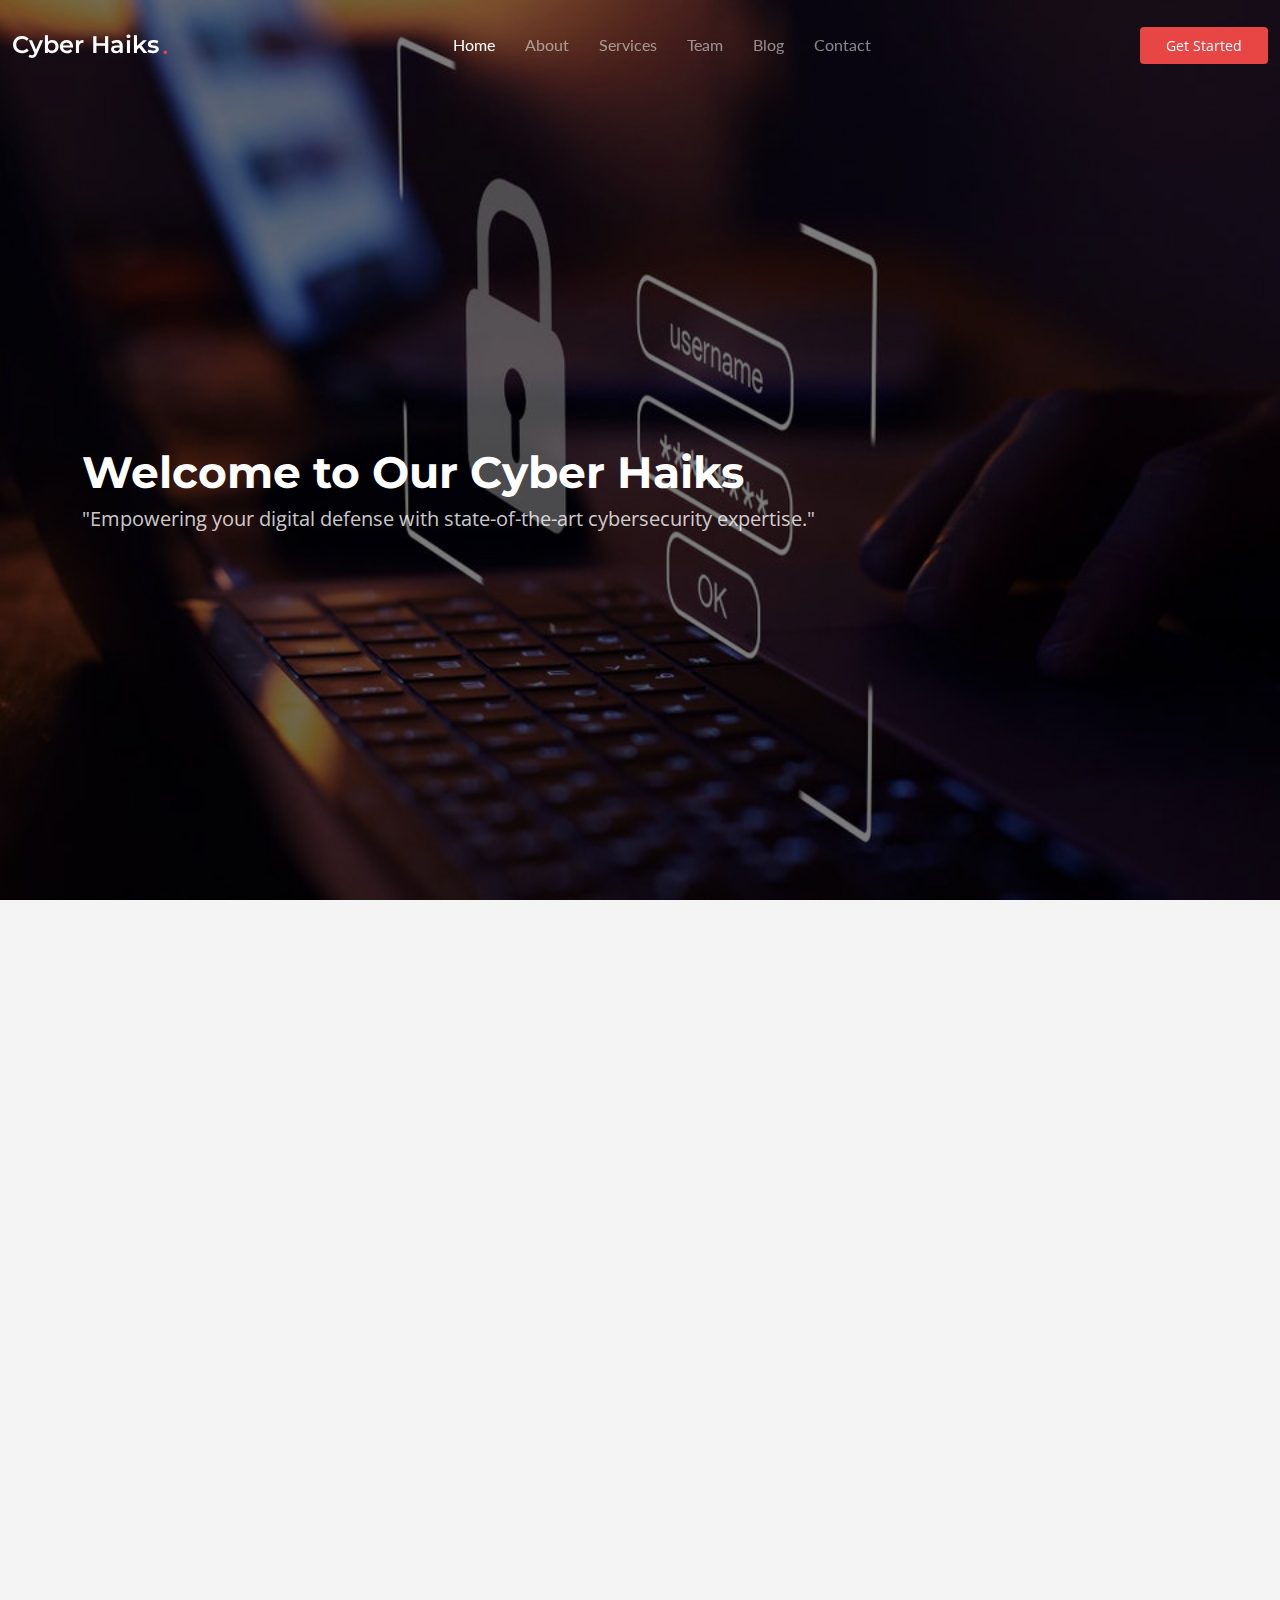
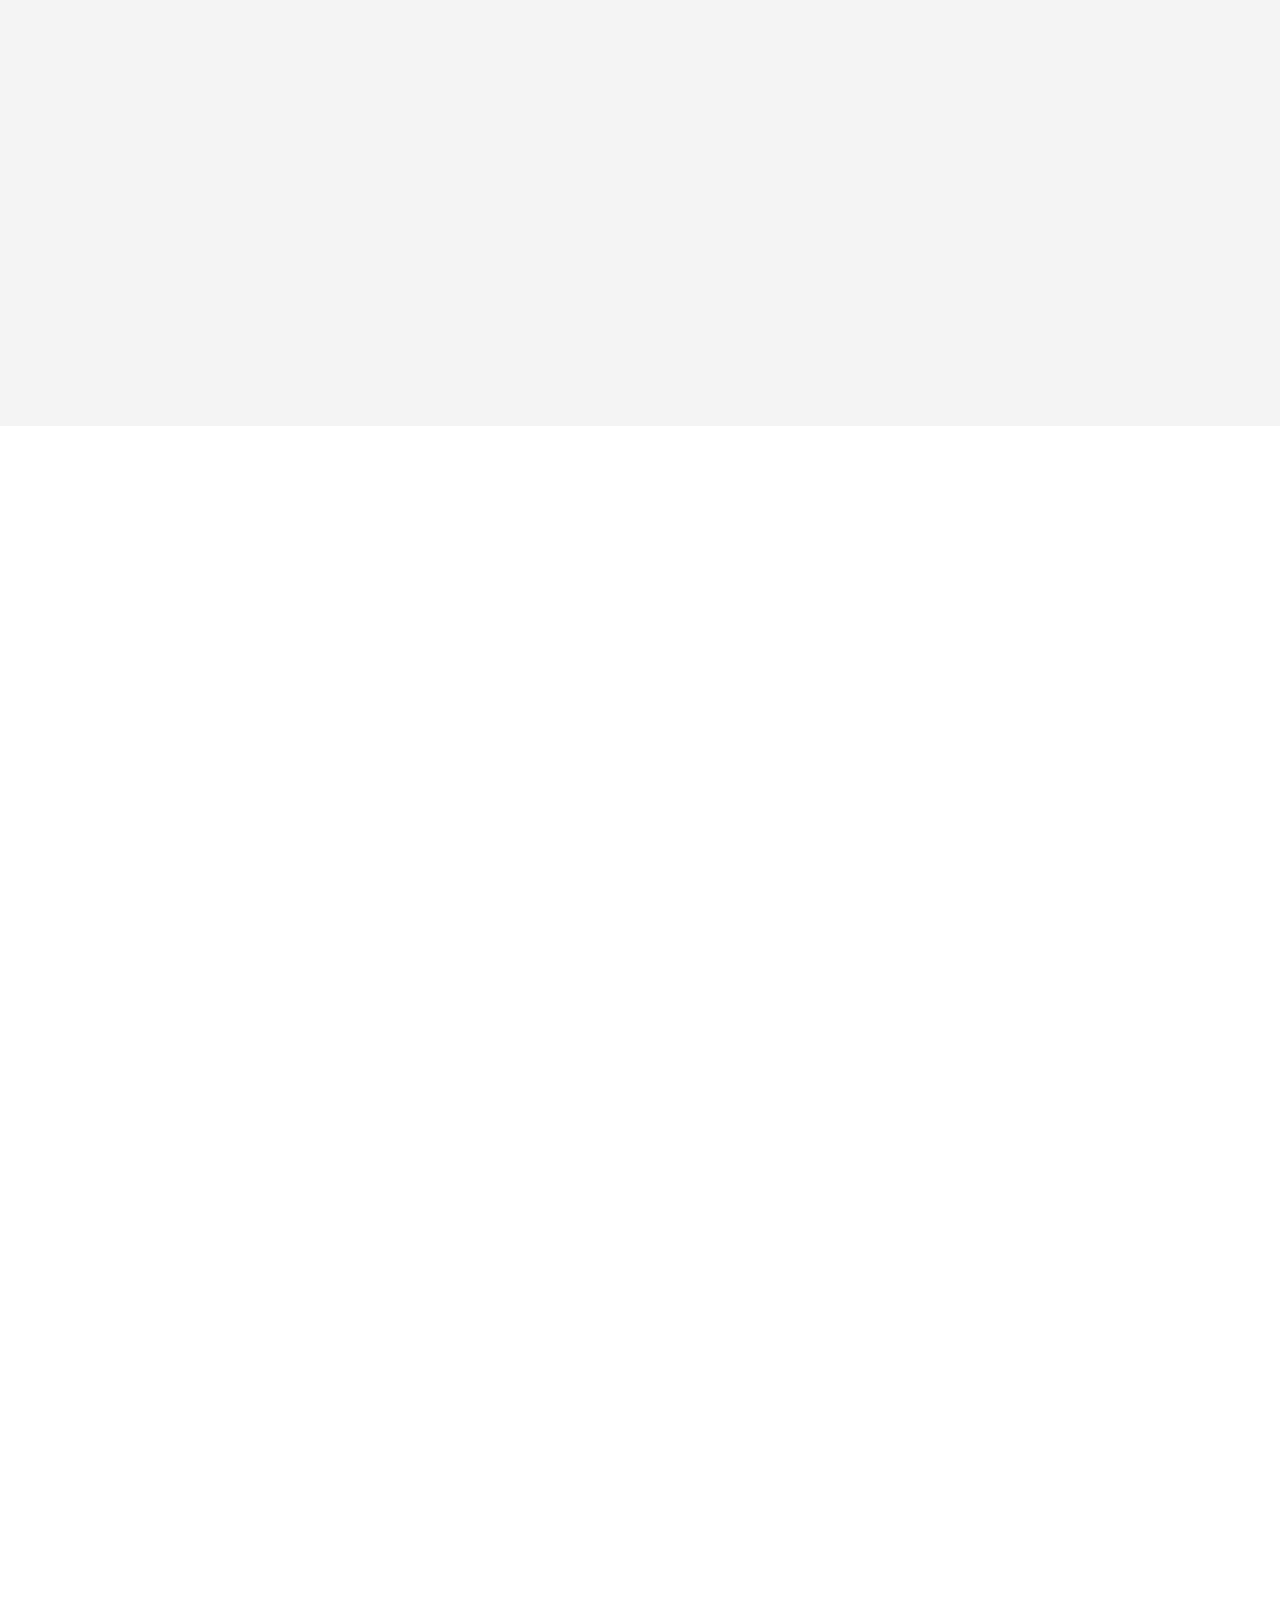
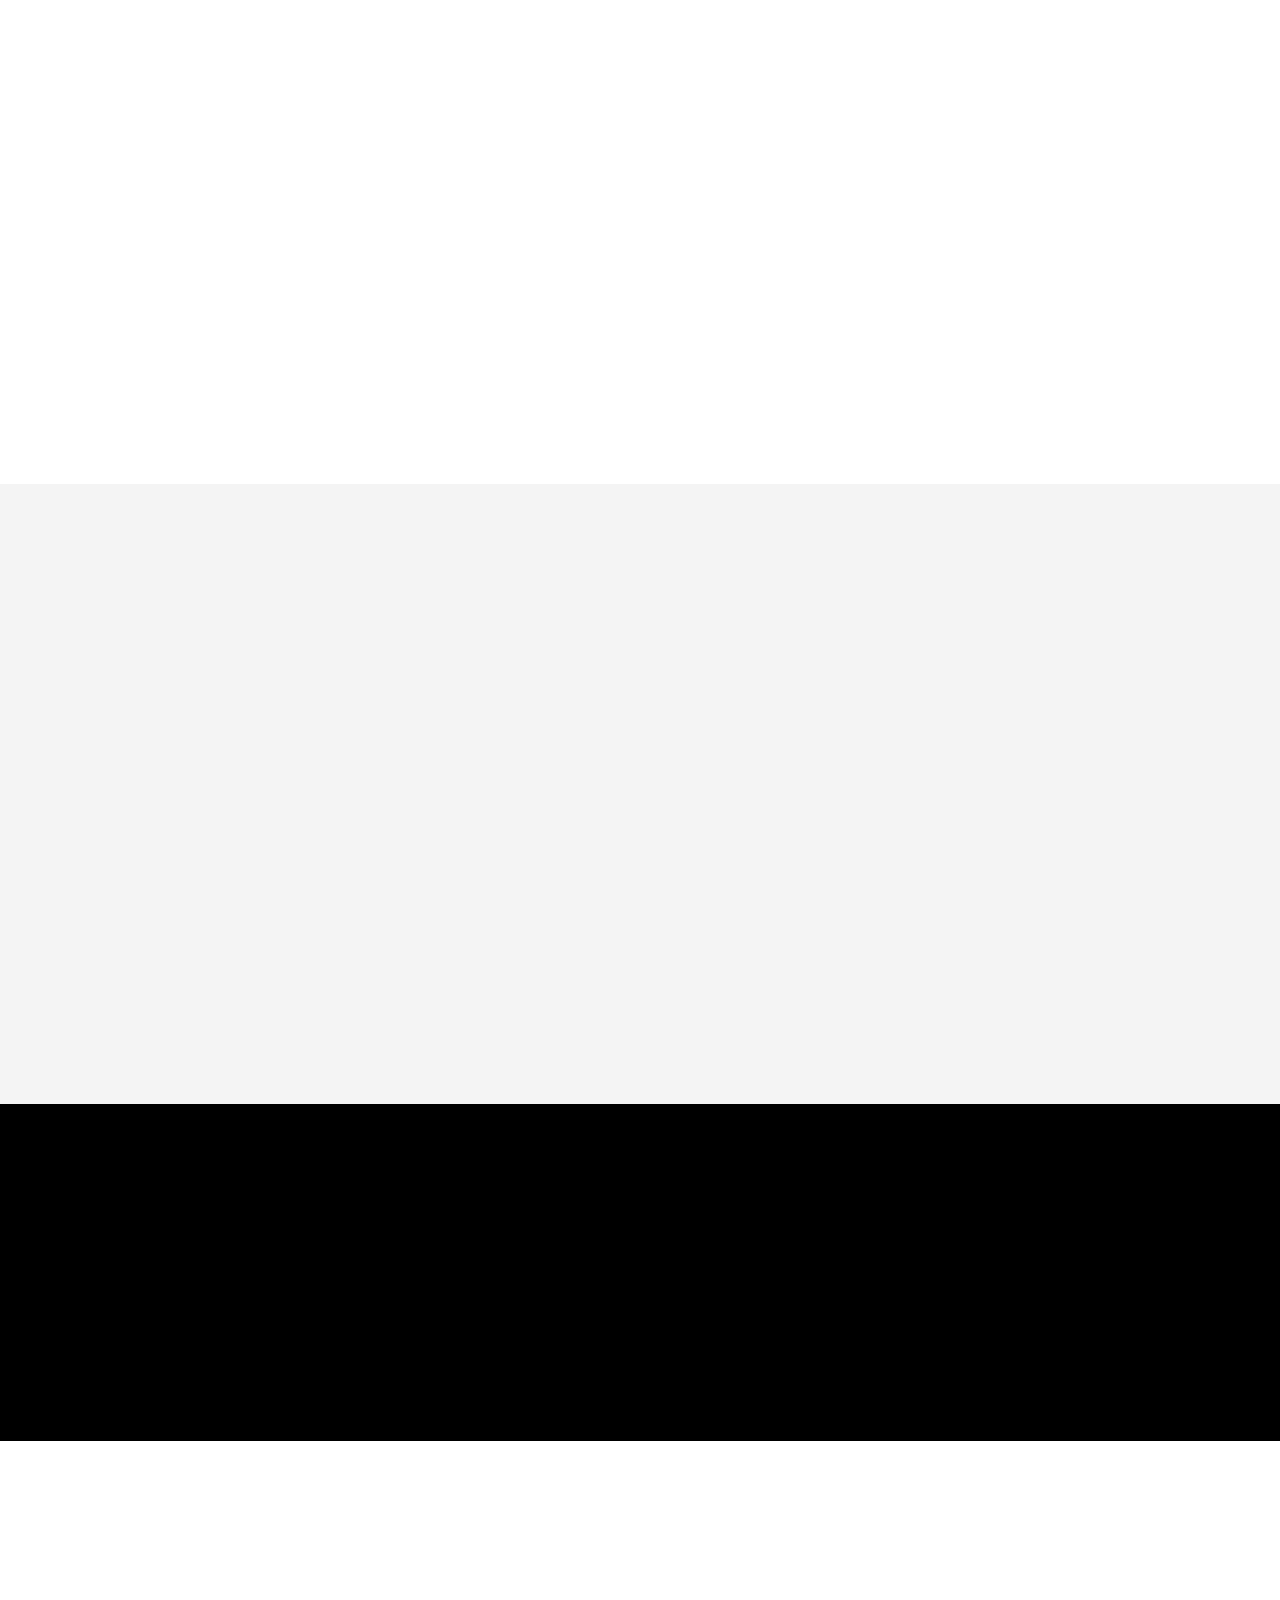
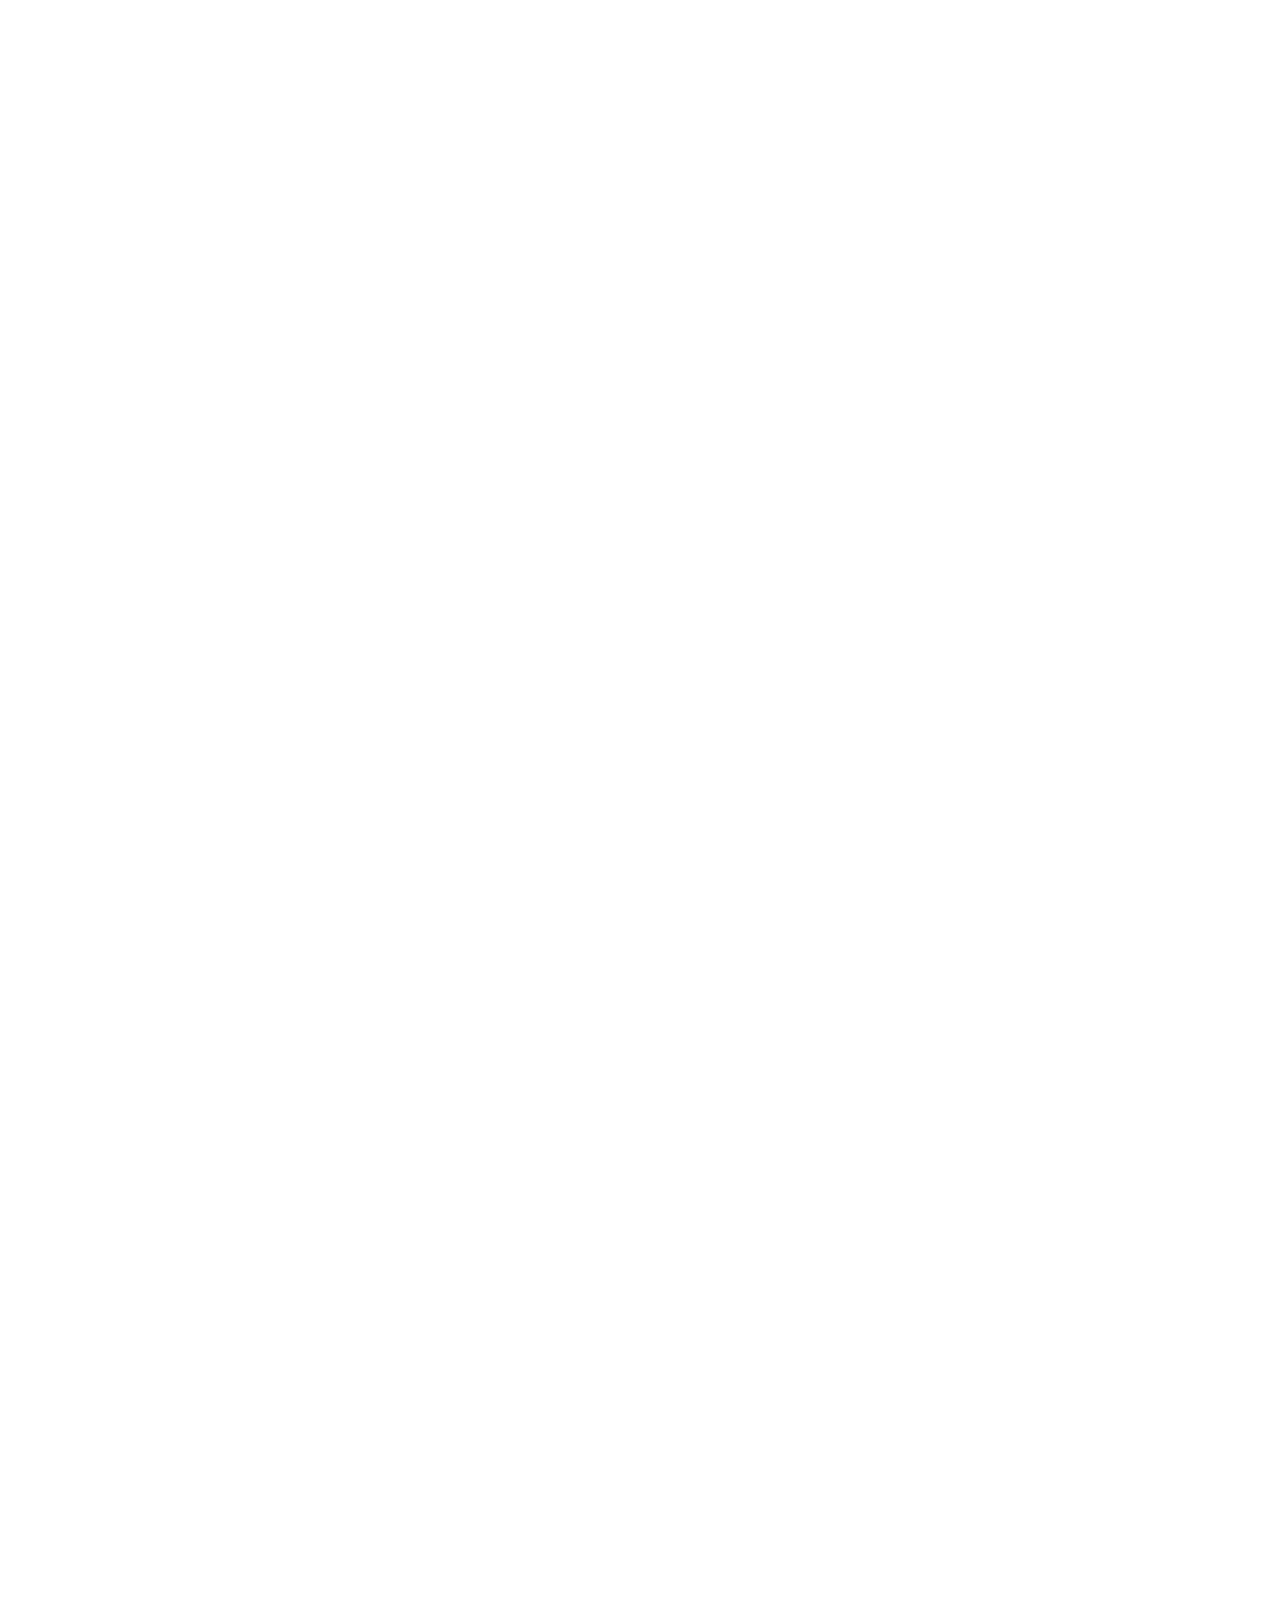
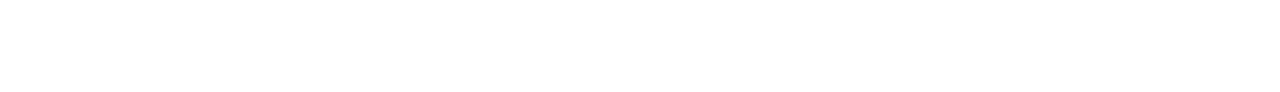
<file: index.html>
<!DOCTYPE html>
<html lang="en">

<head>
  <meta charset="utf-8">
  <meta content="width=device-width, initial-scale=1.0" name="viewport">

  <title>Home - Cyber Haiks</title>
  <meta content="" name="description">
  <meta content="" name="keywords">

  <!-- Favicons -->
  <link href="assets/img/favicon.png" rel="icon">
  <link href="assets/img/apple-touch-icon.png" rel="apple-touch-icon">

  <!-- Fonts -->
  <link href="https://fonts.googleapis.com" rel="preconnect">
  <link href="https://fonts.gstatic.com" rel="preconnect" crossorigin>
  <link href="https://fonts.googleapis.com/css2?family=Open+Sans:ital,wght@0,300;0,400;0,500;0,600;0,700;0,800;1,300;1,400;1,500;1,600;1,700;1,800&family=Montserrat:ital,wght@0,100;0,200;0,300;0,400;0,500;0,600;0,700;0,800;0,900;1,100;1,200;1,300;1,400;1,500;1,600;1,700;1,800;1,900&family=Lato:ital,wght@0,100;0,300;0,400;0,700;0,900;1,100;1,300;1,400;1,700;1,900&display=swap" rel="stylesheet">

  <!-- Vendor CSS Files -->
  <link href="assets/vendor/bootstrap/css/bootstrap.min.css" rel="stylesheet">
  <link href="assets/vendor/bootstrap-icons/bootstrap-icons.css" rel="stylesheet">
  <link href="assets/vendor/glightbox/css/glightbox.min.css" rel="stylesheet">
  <link href="assets/vendor/swiper/swiper-bundle.min.css" rel="stylesheet">
  <link href="assets/vendor/aos/aos.css" rel="stylesheet">

  <!-- Template Main CSS File -->
  <link href="assets/css/main.css" rel="stylesheet">

  <!-- =======================================================
  * Template Name: Append
  * Updated: Sep 18 2023 with Bootstrap v5.3.2
  * Template URL: https://bootstrapmade.com/append-bootstrap-website-template/
  * Author: BootstrapMade.com
  * License: https://bootstrapmade.com/license/
  ======================================================== -->
</head>

<body class="index-page" data-bs-spy="scroll" data-bs-target="#navmenu">

  <!-- ======= Header ======= -->
  <header id="header" class="header fixed-top d-flex align-items-center">
    <div class="container-fluid d-flex align-items-center justify-content-between">

      <a href="index.html" class="logo d-flex align-items-center me-auto me-xl-0">
        <!-- Uncomment the line below if you also wish to use an image logo -->
        <!-- <img src="assets/img/logo.png" alt=""> -->
        <h1>Cyber Haiks</h1>
        <span>.</span>
      </a>

      <!-- Nav Menu -->
      <nav id="navmenu" class="navmenu">
        <ul>
          <li><a href="index.html#hero" class="active">Home</a></li>
          <li><a href="index.html#about">About</a></li>
          <li><a href="index.html#services">Services</a></li>
          <li><a href="index.html#team">Team</a></li>
          <li><a href="blog.html">Blog</a></li>
  
          </li>
          <li><a href="index.html#contact">Contact</a></li>
        </ul>

        <i class="mobile-nav-toggle d-xl-none bi bi-list"></i>
      </nav><!-- End Nav Menu -->

      <a class="btn-getstarted" href="index.html#about">Get Started</a>

    </div>
  </header><!-- End Header -->

  <main id="main">

    <!-- Hero Section - Home Page -->
    <section id="hero" class="hero">

      <img src="assets/img/pox.jpg" alt="" data-aos="fade-in">

      <div class="container">
        <div class="row">
          <div class="col-lg-10">
            <h2 data-aos="fade-up" data-aos-delay="100">Welcome to Our Cyber Haiks</h2>
            <p data-aos="fade-up" data-aos-delay="200">"Empowering your digital defense with state-of-the-art cybersecurity expertise."</p>
          </div>          
        </div>
      </div>

    </section><!-- End Hero Section -->

    

    </section><!-- End Clients Section -->

    <!-- About Section - Home Page -->
    <section id="about" class="about">

      <div class="container" data-aos="fade-up" data-aos-delay="100">
        <div class="row align-items-xl-center gy-5">

          <div class="col-xl-5 content">
            <h3>About Us</h3>
            <h2>A cyber security company provide training and services</h2>
            <p>"Elevate your digital security with our all-encompassing cybersecurity services. We provide robust protection and personalized training, empowering you with the knowledge and tools to navigate the ever-changing cyber threat landscape with confidence."</p>
            <a href="#" class="read-more"><span>Read More</span><i class="bi bi-arrow-right"></i></a>
          </div>

          <div class="col-xl-7">
            <div class="row gy-4 icon-boxes">

              <div class="col-md-6" data-aos="fade-up" data-aos-delay="200">
                <div class="icon-box">
                  <i class="bi bi-buildings"></i>
                  <h3>Internship</h3>
                  <p>"Dive into the dynamic world of cybersecurity with our internship program. Gain hands-on experience, mentorship from industry experts, and contribute to real-world projects, shaping your future in cybersecurity."</p>
                </div>
              </div> <!-- End Icon Box -->

              <div class="col-md-6" data-aos="fade-up" data-aos-delay="300">
                <div class="icon-box">
                  <i class="bi bi-clipboard-pulse"></i>
                  <h3>Certification</h3>
                  <p>""Unlock professional milestones with our certification programs in CEH (Certified Ethical Hacker) and Networking. Our industry-aligned courses blend theoretical knowledge with practical skills, empowering you to excel in the realms of ethical hacking and network management. Validate your expertise and advance your career with our authentic certifications."</p>
                </div>
              </div> <!-- End Icon Box -->

              <div class="col-md-6" data-aos="fade-up" data-aos-delay="400">
                <div class="icon-box">
                  <i class="bi bi-command"></i>
                  <h3>Services</h3>
                  <p>""Empower your business with our comprehensive cybersecurity solutions. From penetration testing and audits to tailored security strategies, we safeguard your digital assets"</p>
                </div>

              </div> <!-- End Icon Box -->

              <div class="col-md-6" data-aos="fade-up" data-aos-delay="500">
                <div class="icon-box">
                  <i class="bi bi-graph-up-arrow"></i>
                  <h3>Training</h3>
                  <p>"Elevate your team's cybersecurity prowess with our industry-leading training programs. Our hands-on courses, led by seasoned experts, equip participants with practical skills to navigate and secure today's dynamic digital landscape effectively."</p>
                </div>
              </div> <!-- End Icon Box -->

            </div>
          </div>

        </div>
      </div>

    </section><!-- End About Section -->

    
          

      </div>

    </section><!-- End Stats Section -->

    <!-- Services Section - Home Page -->
    <section id="services" class="services">

      <!--  Section Title -->
      <div class="container section-title" data-aos="fade-up">
        <h2>Services</h2>
        <p>"Safeguard your digital assets with our comprehensive cybersecurity services. From advanced threat detection and penetration testing to customized security solutions, we fortify your defenses, ensuring resilience against evolving cyber threats. Trust us to secure your digital future."</p>
      </div><!-- End Section Title -->

      <div class="container">

        <div class="row gy-4">

          <div class="col-lg-6 " data-aos="fade-up" data-aos-delay="100">
            <div class="service-item d-flex">
              <div class="icon flex-shrink-0"><i class="bi bi-briefcase"></i></div>
              <div>
                <h4 class="title"><a href="services-details.html" class="stretched-link">Audits</a></h4>
                <p class="description">"Navigate the cyber landscape confidently with our meticulous cybersecurity audits. Our expert assessments identify vulnerabilities and provide strategic insights, empowering you to fortify your digital defenses and ensure a robust security posture."</p>
              </div>
            </div>
          </div>
          <!-- End Service Item -->

          <div class="col-lg-6 " data-aos="fade-up" data-aos-delay="200">
            <div class="service-item d-flex">
              <div class="icon flex-shrink-0"><i class="bi bi-card-checklist"></i></div>
              <div>
                <h4 class="title"><a href="services-details.html" class="stretched-link">Web Pentesting</a></h4>
                <p class="description">"Elevate your online security with our web penetration testing service. Our skilled ethical hackers meticulously assess your web applications, identifying vulnerabilities and fortifying your digital presence to withstand potential cyber threats with confidence."</p>
              </div>
            </div>
          </div><!-- End Service Item -->

          <div class="col-lg-6 " data-aos="fade-up" data-aos-delay="300">
            <div class="service-item d-flex">
              <div class="icon flex-shrink-0"><i class="bi bi-bar-chart"></i></div>
              <div>
                <h4 class="title"><a href="services-details.html" class="stretched-link">App pentesting</a></h4>
                <p class="description">"Secure your applications with our specialized app penetration testing service. Our expert team conducts rigorous assessments, uncovering vulnerabilities to ensure your apps are fortified against potential cyber risks, providing you peace of mind in the digital realm."</p>
              </div>
            </div>
          </div><!-- End Service Item -->

          <div class="col-lg-6 " data-aos="fade-up" data-aos-delay="400">
            <div class="service-item d-flex">
              <div class="icon flex-shrink-0"><i class="bi bi-binoculars"></i></div>
              <div>
                <h4 class="title"><a href="services-details.html" class="stretched-link">Rapid Cyber Resilience Training for Professionals</a></h4>
                <p class="description">Bolster your team's defense against cyber threats with our concise, targeted training sessions tailored for immediate response and heightened awareness."</p>
              </div>
            </div>
          </div><!-- End Service Item -->

          <div class="col-lg-6 " data-aos="fade-up" data-aos-delay="500">
            <div class="service-item d-flex">
              <div class="icon flex-shrink-0"><i class="bi bi-brightness-high"></i></div>
              <div>
                <h4 class="title"><a href="services-details.html" class="stretched-link">Threat Intelligence</a></h4>
                <p class="description">"Stay ahead of cyber threats with our advanced threat intelligence services. We deliver real-time insights, proactive analysis, and strategic guidance to fortify your defenses against evolving security risks."</p>
              </div>
            </div>
          </div><!-- End Service Item -->

          <div class="col-lg-6 " data-aos="fade-up" data-aos-delay="600">
            <div class="service-item d-flex">
              <div class="icon flex-shrink-0"><i class="bi bi-calendar4-week"></i></div>
              <div>
                <h4 class="title"><a href="services-details.html" class="stretched-link">Cyber crime investigation</a></h4>
                <p class="description">"Navigate the complexities of cybercrime with our expert-led investigations. Our skilled team employs cutting-edge techniques to analyze and resolve cybersecurity incidents, ensuring swift and effective responses to protect your digital assets."</p>
              </div>
            </div>
          </div><!-- End Service Item -->

        </div>

      </div>

    </section><!-- End Services Section -->

    <!-- Features Section - Home Page -->
    <section id="features" class="features">

      
      

        
         
    </section><!-- End Features Section -->

    

          

  
    <!-- Faq Section - Home Page -->
    <section id="faq" class="faq">

      <div class="container">

        <div class="row gy-4">

          <div class="col-lg-4" data-aos="fade-up" data-aos-delay="100">
            <div class="content px-xl-5">
              <h3><span>Frequently Asked </span><strong>Questions</strong></h3>
              <p>
              
              </p>
            </div>
          </div>

          <div class="col-lg-8" data-aos="fade-up" data-aos-delay="200">

            <div class="faq-container">
              <div class="faq-item faq-active">
                <h3><span class="num">1.</span> <span>Q: What cybersecurity services does your startup provide?</span></h3>
                <div class="faq-content">
                  <p>We offer a range of cybersecurity services, including penetration testing, threat intelligence, and incident response, to fortify your digital defenses..</p>
                </div>
                <i class="faq-toggle bi bi-chevron-right"></i>
              </div><!-- End Faq item-->

              <div class="faq-item">
                <h3><span class="num">2.</span> <span>Can you tell us about your cybersecurity training programs?</span></h3>
                <div class="faq-content">
                  <p>Our training programs are designed to empower individuals with practical skills in ethical hacking, secure coding, and more. Visit our Training page for detailed course offerings..</p>
                </div>
                <i class="faq-toggle bi bi-chevron-right"></i>
              </div><!-- End Faq item-->

              <div class="faq-item">
                <h3><span class="num">3.</span> <span> Do you provide internships in the field of cybersecurity?</span></h3>
                <div class="faq-content">
                  <p>Absolutely! Our internship program offers hands-on experience, mentorship, and the opportunity to work on real-world projects, providing valuable insights into the cybersecurity industry</p>
                </div>
                <i class="faq-toggle bi bi-chevron-right"></i>
              </div><!-- End Faq item-->

              <div class="faq-item">
                <h3><span class="num">4.</span> <span>What sets your cybersecurity training apart from others in the industry?</span></h3>
                <div class="faq-content">
                  <p>Our training programs combine theoretical knowledge with practical, hands-on experience. Participants gain skills that are directly applicable to real-world cybersecurity challenges, setting our programs apart in terms of effectiveness..</p>
                </div>
                <i class="faq-toggle bi bi-chevron-right"></i>
              </div><!-- End Faq item-->

              <div class="faq-item">
                <h3><span class="num">5.</span> <span>Are your cybersecurity services suitable for small businesses as well?</span></h3>
                <div class="faq-content">
                  <p>Absolutely. We offer scalable cybersecurity solutions tailored to meet the needs of businesses of all sizes. Our goal is to provide effective and accessible cybersecurity services to organizations of every scale.</p>
                </div>
                <i class="faq-toggle bi bi-chevron-right"></i>
              </div><!-- End Faq item-->

            </div>

          </div>
        </div>

      </div>

    </section><!-- End Faq Section -->

    <!-- Team Section - Home Page -->
    <section id="team" class="team">

      <!--  Section Title -->
      <div class="container section-title" data-aos="fade-up">
        <h2>Team</h2>
        <p>"Meet our elite team of cybersecurity experts, dedicated to fortifying your digital defenses and navigating the ever-evolving landscape of cyber threats with unmatched expertise and innovation."</p>
      </div><!-- End Section Title -->

      <div class="container">

        <div class="row gy-5">

          <div class="col-lg-4 col-md-6 member" data-aos="fade-up" data-aos-delay="100">
            <div class="member-img">
              <img src="assets/img/me.jpg" class="img-fluid" alt="">
              <div class="social">
                <a href="https://twitter.com/Sahil_218"><i class="bi bi-twitter"></i></a>
                <a href="https://www.linkedin.com/in/sahil-mahajan-2132b7224/"><i class="bi bi-linkedin"></i></a>
              </div>
            </div>
            <div class="member-info text-center">
              <h4>Sahil Mahajan</h4>
              <span>Founder & Chief Executive Officer</span>
              <p>"Guided by our visionary Founder and CEO, our team is committed to pioneering cybersecurity solutions that empower organizations to thrive securely in the digital age."</p>
            </div>
          </div><!-- End Team Member -->

          <!-- <div class="col-lg-4 col-md-6 member" data-aos="fade-up" data-aos-delay="200">
            <div class="member-img">
              <img src="assets/img/team/team-2.jpg" class="img-fluid" alt="">
              <div class="social">
                <a href="#"><i class="bi bi-twitter"></i></a>
                <a href=""><i class="bi bi-linkedin"></i></a>

              </div>
            </div>
            <div class="member-info text-center">
              <h4>Sarah Jhonson</h4>
              <span>Product Manager</span>
              <p>Labore ipsam sit consequatur exercitationem rerum laboriosam laudantium aut quod dolores exercitationem ut</p>
            </div>
          </div>End Team Member -->

          <!-- <div class="col-lg-4 col-md-6 member" data-aos="fade-up" data-aos-delay="300">
            <div class="member-img">
              <img src="assets/img/team/team-3.jpg" class="img-fluid" alt="">
              <div class="social">
                <a href="#"><i class="bi bi-twitter"></i></a>
                <a href="#"><i class="bi bi-facebook"></i></a>
                <a href="#"><i class="bi bi-instagram"></i></a>
                <a href="#"><i class="bi bi-linkedin"></i></a>
              </div>
            </div>
            <div class="member-info text-center">
              <h4>William Anderson</h4>
              <span>CTO</span>
              <p>Illum minima ea autem doloremque ipsum quidem quas aspernatur modi ut praesentium vel tque sed facilis at qui</p>
            </div> -->
          </div><!-- End Team Member -->

          
          </div><!-- End Team Member -->

        </div>

      </div>

    </section><!-- End Team Section -->

    <!-- Call-to-action Section - Home Page -->
    <section id="call-to-action" class="call-to-action">

      <img src="assets/img/cta-bg.jpg" alt="">

      <div class="container">
        <div class="row justify-content-center" data-aos="zoom-in" data-aos-delay="100">
          <div class="col-xl-10">
            <div class="text-center">
              <h3>Call To Action</h3>
              <p>"Empower Your Defense, Elevate Your Team: Unleashing Cyber Resilience Through Expert Training and Cutting-Edge Security Solutions. Secure Today, Thrive Tomorrow!"</p>
              <a class="cta-btn" href="#contact">Call To Action</a>
            </div>
          </div>
        </div>
      </div>

    </section><!-- End Call-to-action Section -->



    <!-- Recent-posts Section - Home Page -->
    <section id="recent-posts" class="recent-posts">

      <!--  Section Title -->
      <div class="container section-title" data-aos="fade-up">
        <h2>Recent Posts</h2>
        <p>Some blogs on Current Cybersecurity protocols</p>
      </div><!-- End Section Title -->

      <div class="container">

        <div class="row gy-4">

          <div class="col-xl-4 col-md-6" data-aos="fade-up" data-aos-delay="100">
            <article>

              <div class="post-img">
                <img src="assets\img\webpentesting.jpeg" alt="" class="img-fluid">
              </div>

              <p class="post-category">Web Pentesting</p>

              <h2 class="title">
                <a href="blog-details.html">Unveiling the World of Web Pentesting</a>
              </h2>

              <div class="d-flex align-items-center">
                <img src="assets\img\me1.jpg" alt="" class="img-fluid post-author-img flex-shrink-0">
                <div class="post-meta">
                  <p class="post-author">Abhiman Panwar</p>
                  <p class="post-date">
                    <time datetime="2022-01-01">Nov 13, 2023</time>
                  </p>
                </div>
              </div>

            </article>
          </div><!-- End post list item -->

          <div class="col-xl-4 col-md-6" data-aos="fade-up" data-aos-delay="200">
            <article>

              <div class="post-img">
                <img src="assets\img\picc.jpg" alt="" class="img-fluid">
              </div>

              <p class="post-category">Threat Intelligence</p>

              <h2 class="title">
                <a href="blog-details.html">Unveiling the Power of Threat Intelligence</a>
              </h2>

              <div class="d-flex align-items-center">
                <img src="assets\img\me1.jpg" alt="" class="img-fluid post-author-img flex-shrink-0">
                <div class="post-meta">
                  <p class="post-author">Abhiman Panwar</p>
                  <p class="post-date">
                    <time datetime="2022-01-01">Oct 13, 2023</time>
                  </p>
                </div>
              </div>

            </article>
          </div><!-- End post list item -->

          <div class="col-xl-4 col-md-6" data-aos="fade-up" data-aos-delay="300">
            <article>

              <div class="post-img">
                <img src="assets\img\pox.jpg" alt="" class="img-fluid">
              </div>

              <p class="post-category">Cyber crime investigation</p>

              <h2 class="title">
                <a href="blog-details.html">Unraveling the Web: A Comprehensive Guide to Cyber Crime Investigation</a>
              </h2>

              <div class="d-flex align-items-center">
                <img src="assets\img\me1.jpg" alt="" class="img-fluid post-author-img flex-shrink-0">
                <div class="post-meta">
                  <p class="post-author">Abhiman Panwar</p>
                  <p class="post-date">
                    <time datetime="2022-01-01">Aug 13, 2023</time>
                  </p>
                </div>
              </div>

            </article>
          </div><!-- End post list item -->

        </div><!-- End recent posts list -->

      </div>

    </section><!-- End Recent-posts Section -->

    <!-- Contact Section - Home Page -->
    <section id="contact" class="contact">

      <!--  Section Title -->
      <div class="container section-title" data-aos="fade-up">
        <h2>Contact</h2>
        <p></p>
      </div><!-- End Section Title -->

      <div class="container" data-aos="fade-up" data-aos-delay="100">

        <div class="row gy-4">

          <div class="col-lg-6">

            <div class="row gy-4">
              <div class="col-md-6">
                <div class="info-item" data-aos="fade" data-aos-delay="200">
                  <i class="bi bi-geo-alt"></i>
                  <p>Chandigarh</p>
                  <p>India</p>
                </div>
              </div><!-- End Info Item -->

              <div class="col-md-6">
                <div class="info-item" data-aos="fade" data-aos-delay="400">
                  <i class="bi bi-envelope"></i>
                  <h3>Email Us</h3>
                  <p>cyberhaiks308@gmail.com</p>
                </div>
              </div><!-- End Info Item -->

              <div class="col-md-6">
                <div class="info-item" data-aos="fade" data-aos-delay="500">
                  <i class="bi bi-clock"></i>
                  <h3>Open Hours</h3>
                  <p>Monday - Friday</p>
                  <p>24*7</p>
                </div>
              </div><!-- End Info Item -->

            </div>

          </div>

          

  <!-- ======= Footer ======= -->
  <footer id="footer" class="footer">

    <div class="container footer-top">
      <div class="row gy-4">
        <div class="col-lg-5 col-md-12 footer-about">
          <a href="index.html" class="logo d-flex align-items-center">
            <span>Cyber Haiks</span>
          </a>
          <p>Elevate Your Defense in Three Lines. Ethical hacking, smart solutions, resilient strategies—guarding your digital realm with expertise and innovation..</p>
          <div class="social-links d-flex mt-4">
            <a href="https://twitter.com/CyberHaiks308"><i class="bi bi-twitter"></i></a>
            <a href="https://www.instagram.com/cyber_haiks/"><i class="bi bi-instagram"></i></a>
            <a href="https://www.linkedin.com/company/cyber-haiks/"><i class="bi bi-linkedin"></i></a>
            <a href="https://discord.gg/wfG7EYye"><i class="bi bi-discord"></i></a>
            <a href="https://chat.whatsapp.com/FmabaCq9x4MAKsKXzunih2"><i class="bi bi-whatsapp"></i></a>
            
            
          </div>
        </div>

        <div class="col-lg-2 col-6 footer-links">
          <h4>Useful Links</h4>
          <ul>
            <li><a href="#">Home</a></li>
            <li><a href="#">About us</a></li>
            <li><a href="#">Services</a></li>
            <li><a href="#">Terms of service</a></li>
            <li><a href="#">Privacy policy</a></li>
          </ul>
        </div>

        <div class="col-lg-2 col-6 footer-links">
          <h4>Our Services</h4>
          <ul>
            <li><a href="#Audits">Audits</a></li>
            <li><a href="#Web Pentesting">Web Pentesting</a></li>
            <li><a href="#App pentesting">App pentesting</a></li>
            <li><a href="#Rapid Cyber Resilience Training for professionals">Rapid Cyber Resilience Training for professionals</a></li>
            <li><a href="#Threat Intelligence">Threat Intelligence</a></li>
            <li><a href="#Cyber crime investigation">Cyber crime investigation</a></li>
          </ul>
        </div>

        <div class="col-lg-3 col-md-12 footer-contact text-center text-md-start">
          <h4>Contact Us</h4>
          <p>Chandigarh</p>
          <p>India</p>
          <p><strong>Email:</strong> <span>cyberhaiks308@gmail.com</span></p>
        </div>

      </div>
    </div>

    <div class="container copyright text-center mt-4">
      <p>&copy; <span>Copyright</span> <strong class="px-1">Cyber Haiks</strong> <span>All Rights Reserved</span></p>
      <div class="credits">
        <!-- All the links in the footer should remain intact. -->
        <!-- You can delete the links only if you've purchased the pro version. -->
        <!-- Licensing information: https://bootstrapmade.com/license/ -->
        <!-- Purchase the pro version with working PHP/AJAX contact form: [buy-url] -->
        Designed by <a href="https://bootstrapmade.com/">BootstrapMade</a>
      </div>
    </div>

  </footer><!-- End Footer -->

  <!-- Scroll Top Button -->
  <a href="#" id="scroll-top" class="scroll-top d-flex align-items-center justify-content-center"><i class="bi bi-arrow-up-short"></i></a>

  <!-- Preloader -->
  <div id="preloader">
    <div></div>
    <div></div>
    <div></div>
    <div></div>
  </div>

  <!-- Vendor JS Files -->
  <script src="assets/vendor/bootstrap/js/bootstrap.bundle.min.js"></script>
  <script src="assets/vendor/glightbox/js/glightbox.min.js"></script>
  <script src="assets/vendor/purecounter/purecounter_vanilla.js"></script>
  <script src="assets/vendor/isotope-layout/isotope.pkgd.min.js"></script>
  <script src="assets/vendor/swiper/swiper-bundle.min.js"></script>
  <script src="assets/vendor/aos/aos.js"></script>
  <script src="assets/vendor/php-email-form/validate.js"></script>

  <!-- Template Main JS File -->
  <script src="assets/js/main.js"></script>

</body>

</html>
</file>
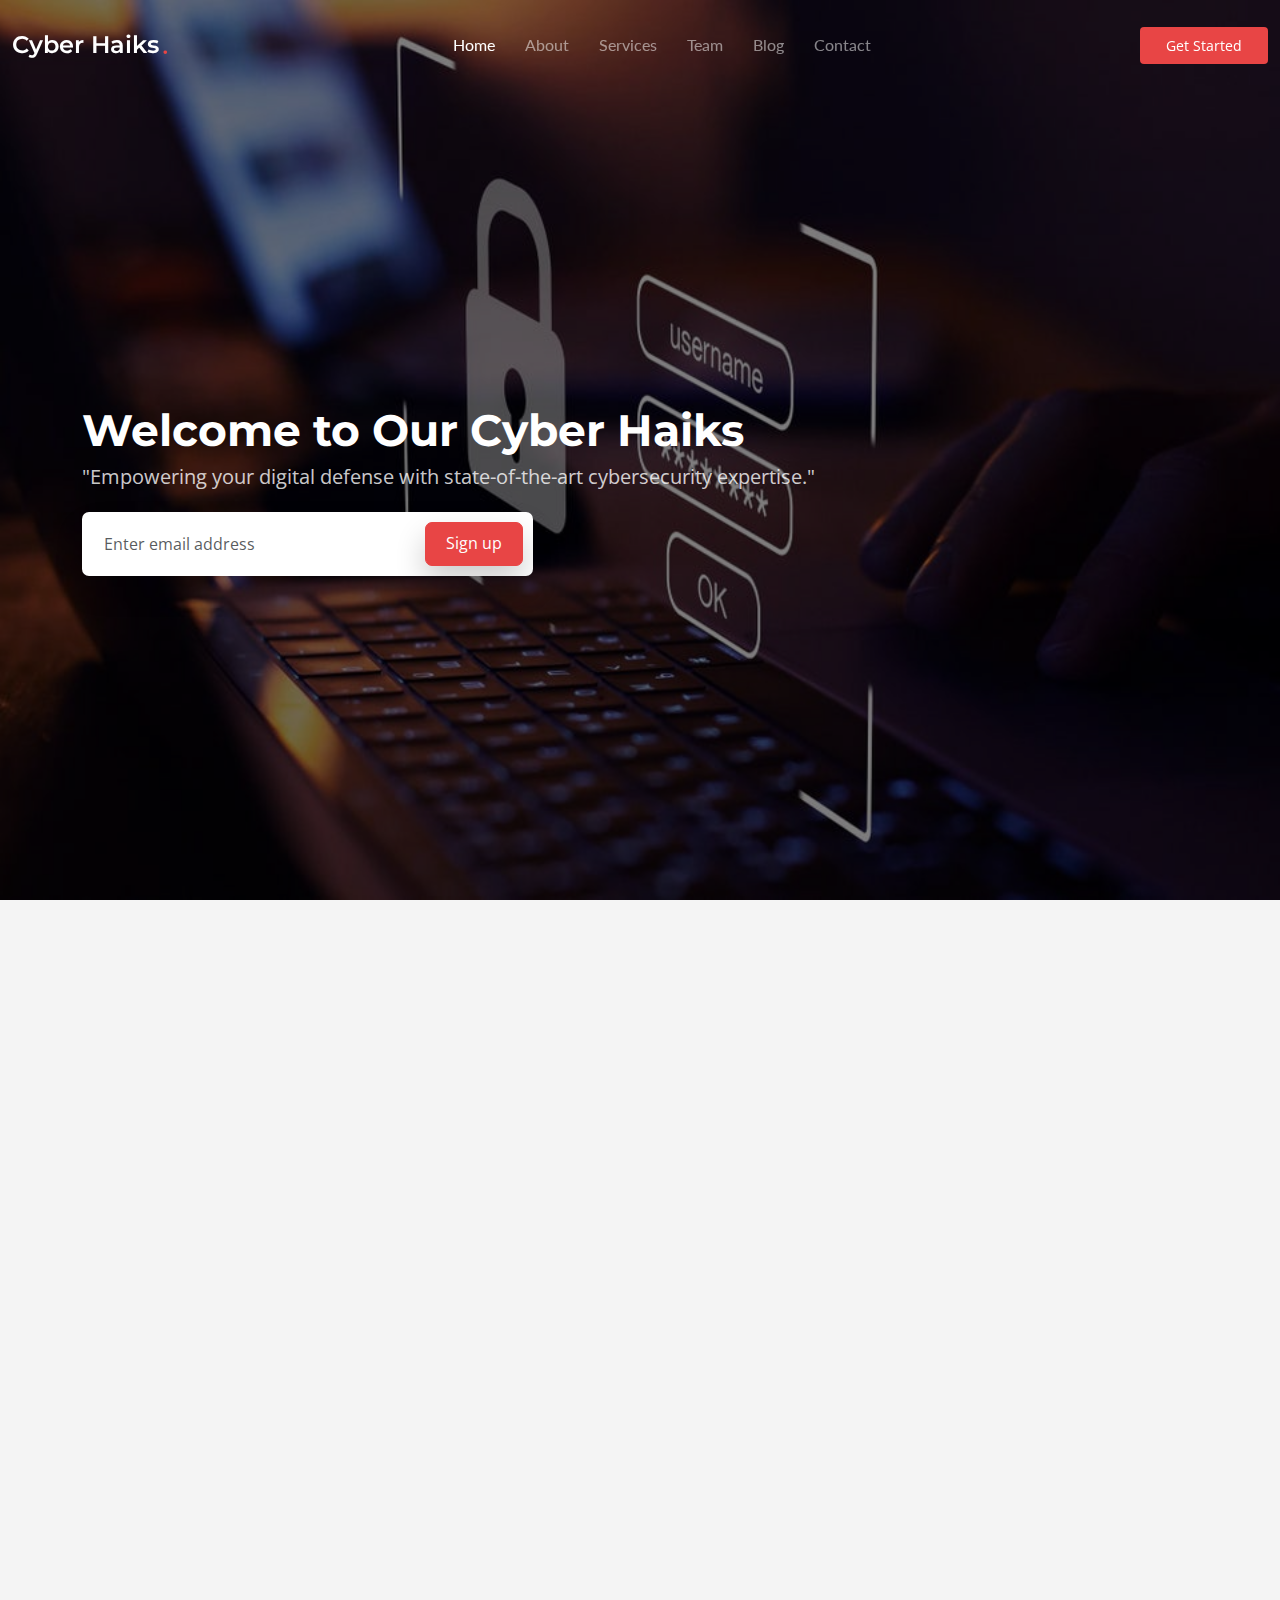
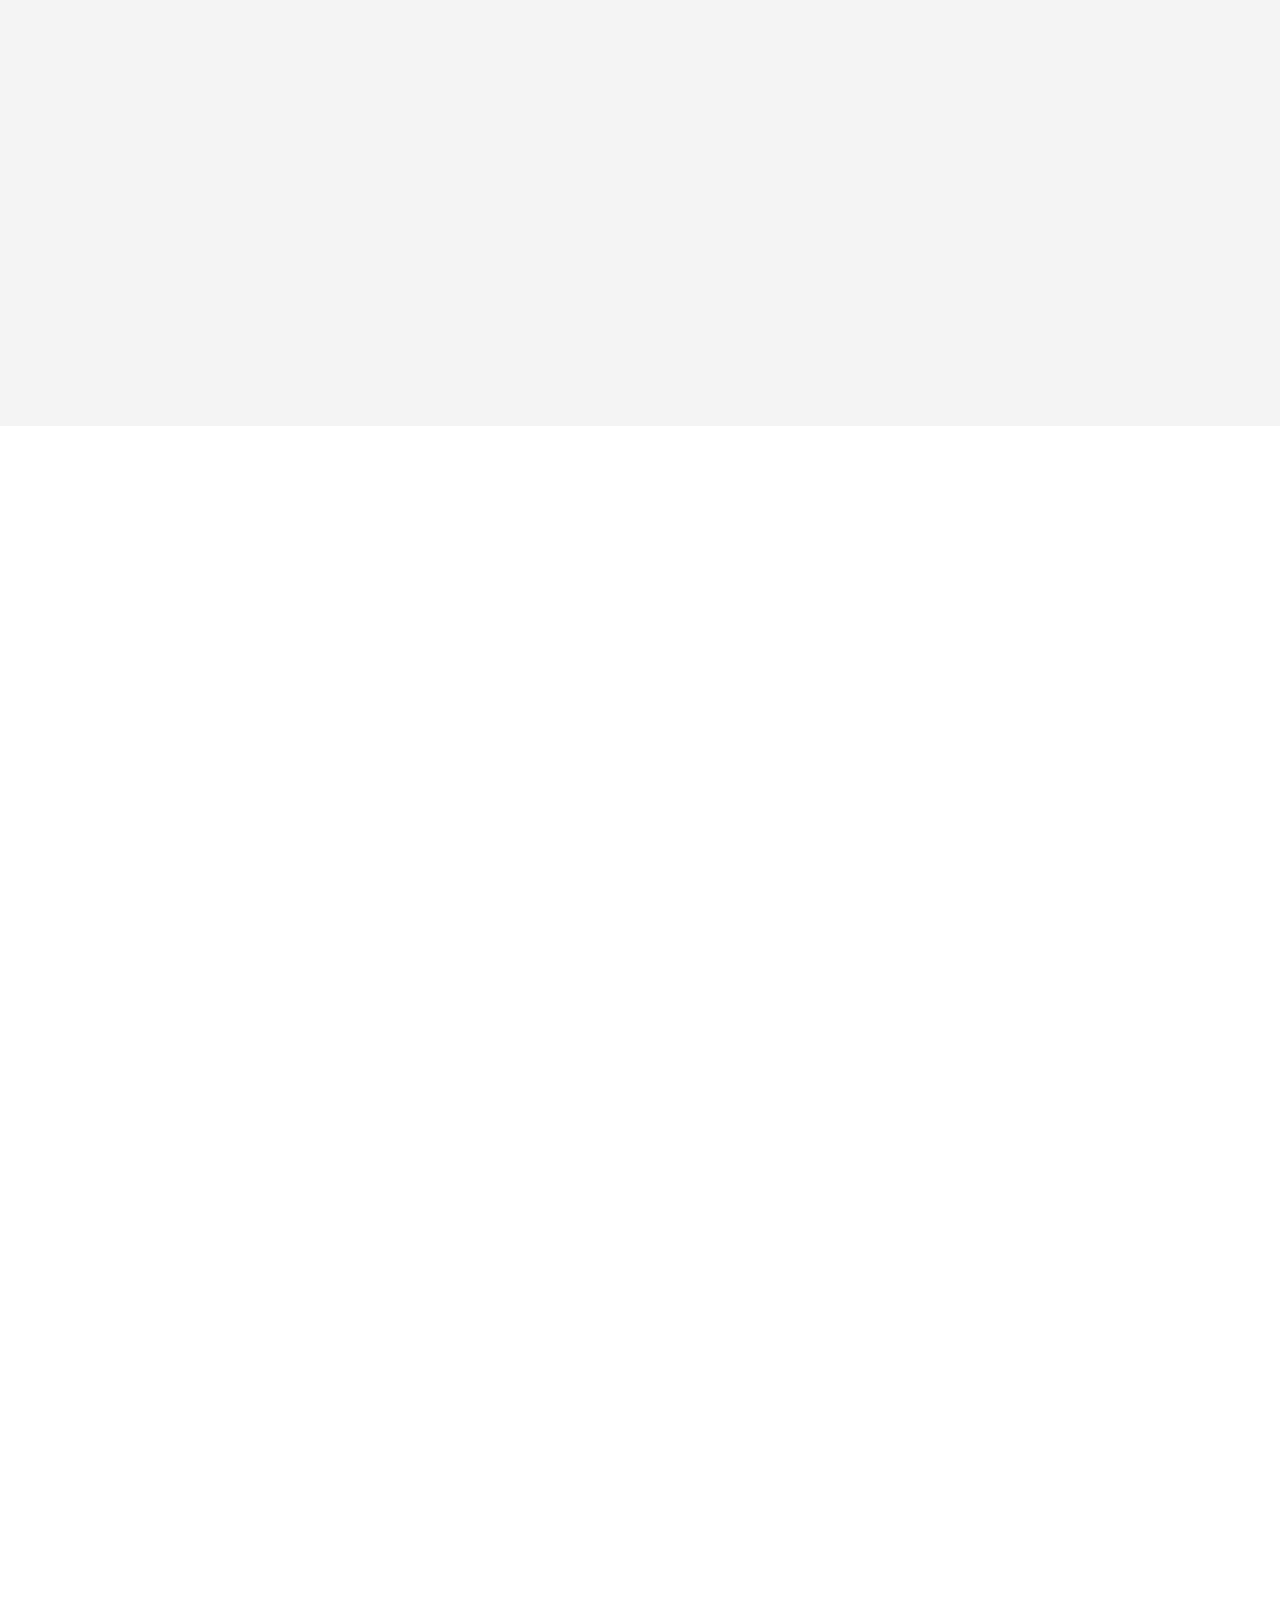
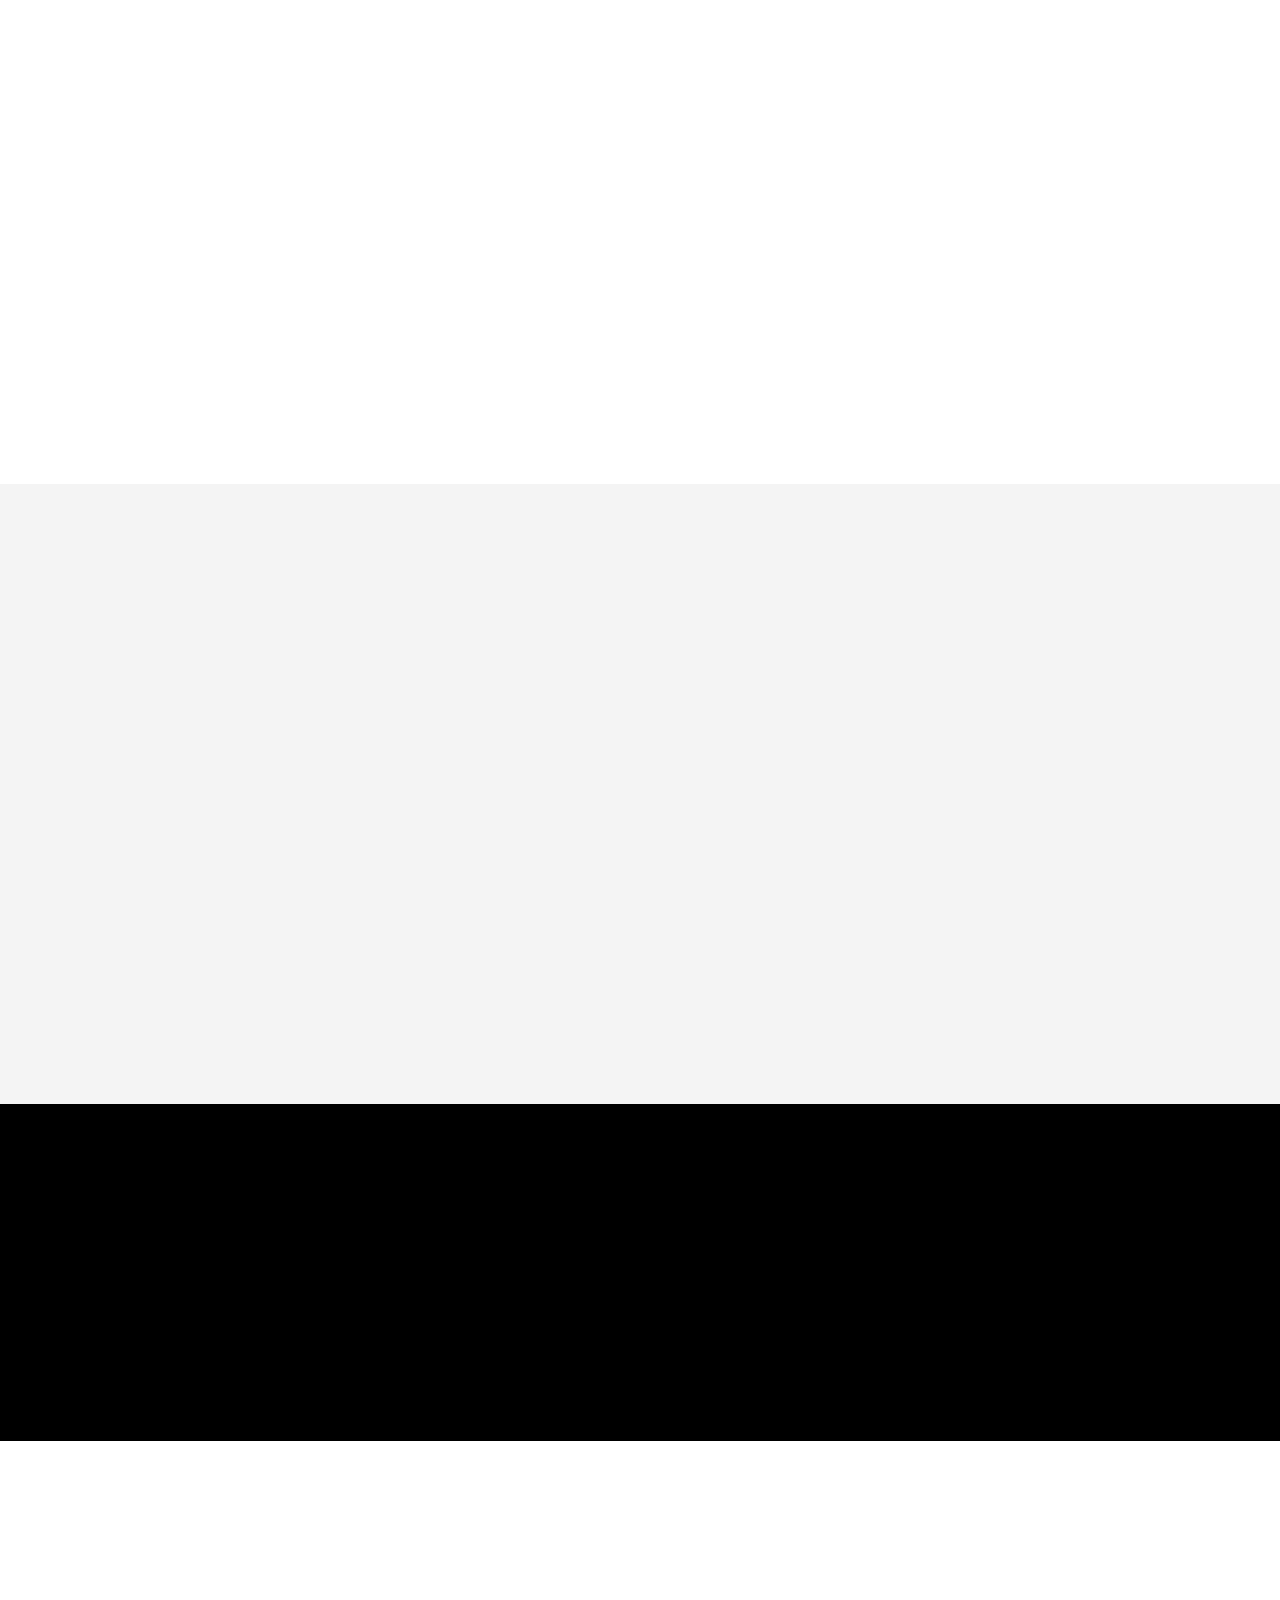
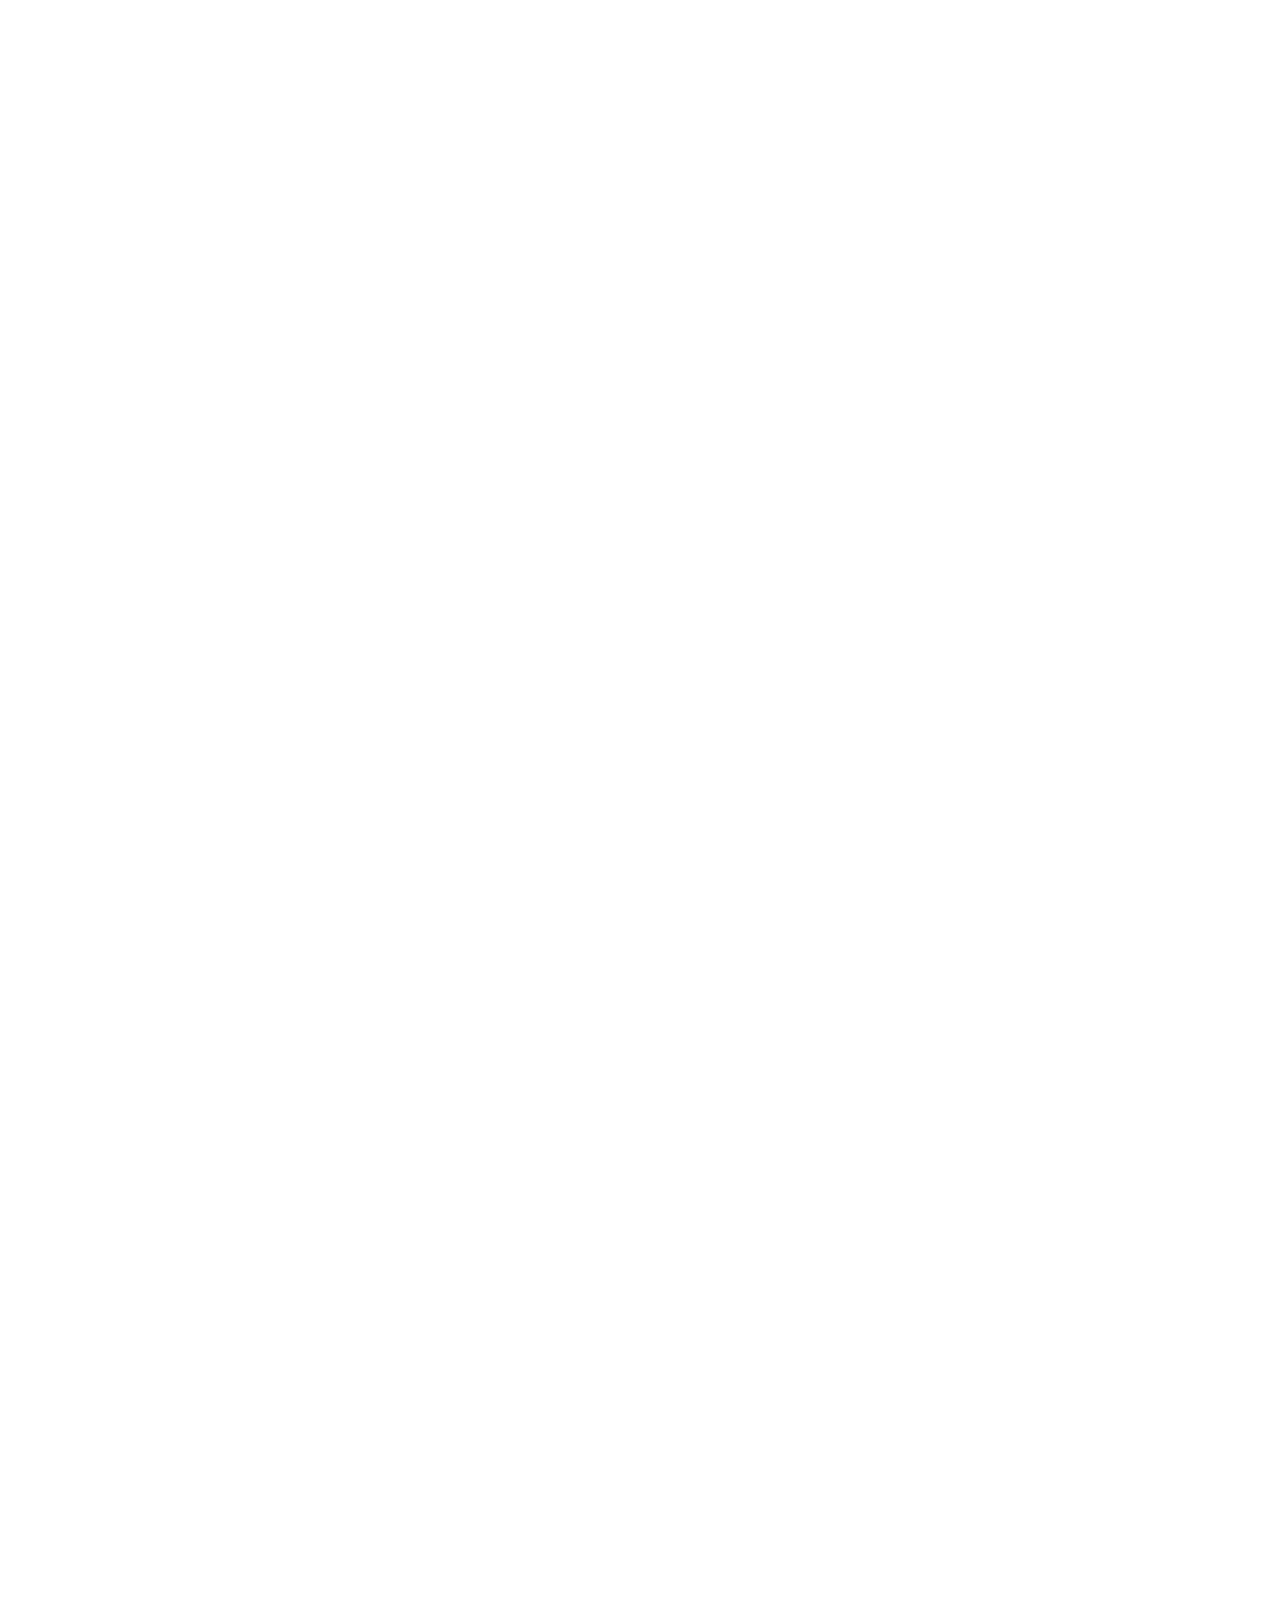
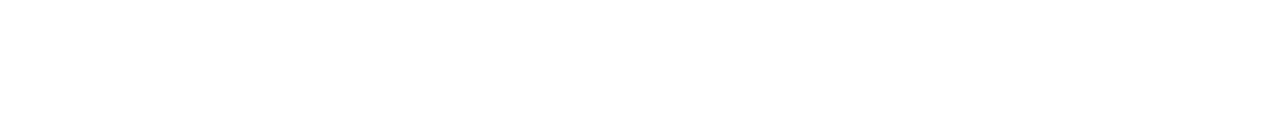
<file: Append/index.html>
<!DOCTYPE html>
<html lang="en">

<head>
  <meta charset="utf-8">
  <meta content="width=device-width, initial-scale=1.0" name="viewport">

  <title>Home - Cyber Haiks</title>
  <meta content="" name="description">
  <meta content="" name="keywords">

  <!-- Favicons -->
  <link href="assets/img/favicon.png" rel="icon">
  <link href="assets/img/apple-touch-icon.png" rel="apple-touch-icon">

  <!-- Fonts -->
  <link href="https://fonts.googleapis.com" rel="preconnect">
  <link href="https://fonts.gstatic.com" rel="preconnect" crossorigin>
  <link href="https://fonts.googleapis.com/css2?family=Open+Sans:ital,wght@0,300;0,400;0,500;0,600;0,700;0,800;1,300;1,400;1,500;1,600;1,700;1,800&family=Montserrat:ital,wght@0,100;0,200;0,300;0,400;0,500;0,600;0,700;0,800;0,900;1,100;1,200;1,300;1,400;1,500;1,600;1,700;1,800;1,900&family=Lato:ital,wght@0,100;0,300;0,400;0,700;0,900;1,100;1,300;1,400;1,700;1,900&display=swap" rel="stylesheet">

  <!-- Vendor CSS Files -->
  <link href="assets/vendor/bootstrap/css/bootstrap.min.css" rel="stylesheet">
  <link href="assets/vendor/bootstrap-icons/bootstrap-icons.css" rel="stylesheet">
  <link href="assets/vendor/glightbox/css/glightbox.min.css" rel="stylesheet">
  <link href="assets/vendor/swiper/swiper-bundle.min.css" rel="stylesheet">
  <link href="assets/vendor/aos/aos.css" rel="stylesheet">

  <!-- Template Main CSS File -->
  <link href="assets/css/main.css" rel="stylesheet">

  <!-- =======================================================
  * Template Name: Append
  * Updated: Sep 18 2023 with Bootstrap v5.3.2
  * Template URL: https://bootstrapmade.com/append-bootstrap-website-template/
  * Author: BootstrapMade.com
  * License: https://bootstrapmade.com/license/
  ======================================================== -->
</head>

<body class="index-page" data-bs-spy="scroll" data-bs-target="#navmenu">

  <!-- ======= Header ======= -->
  <header id="header" class="header fixed-top d-flex align-items-center">
    <div class="container-fluid d-flex align-items-center justify-content-between">

      <a href="index.html" class="logo d-flex align-items-center me-auto me-xl-0">
        <!-- Uncomment the line below if you also wish to use an image logo -->
        <!-- <img src="assets/img/logo.png" alt=""> -->
        <h1>Cyber Haiks</h1>
        <span>.</span>
      </a>

      <!-- Nav Menu -->
      <nav id="navmenu" class="navmenu">
        <ul>
          <li><a href="index.html#hero" class="active">Home</a></li>
          <li><a href="index.html#about">About</a></li>
          <li><a href="index.html#services">Services</a></li>
          <li><a href="index.html#team">Team</a></li>
          <li><a href="blog.html">Blog</a></li>
  
          </li>
          <li><a href="index.html#contact">Contact</a></li>
        </ul>

        <i class="mobile-nav-toggle d-xl-none bi bi-list"></i>
      </nav><!-- End Nav Menu -->

      <a class="btn-getstarted" href="index.html#about">Get Started</a>

    </div>
  </header><!-- End Header -->

  <main id="main">

    <!-- Hero Section - Home Page -->
    <section id="hero" class="hero">

      <img src="assets/img/pox.jpg" alt="" data-aos="fade-in">

      <div class="container">
        <div class="row">
          <div class="col-lg-10">
            <h2 data-aos="fade-up" data-aos-delay="100">Welcome to Our Cyber Haiks</h2>
            <p data-aos="fade-up" data-aos-delay="200">"Empowering your digital defense with state-of-the-art cybersecurity expertise."</p>
          </div>
          <div class="col-lg-5">
            <form action="#" class="sign-up-form d-flex" data-aos="fade-up" data-aos-delay="300">
              <input type="text" class="form-control" placeholder="Enter email address">
              <input type="submit" class="btn btn-primary" value="Sign up">
            </form>
          </div>
        </div>
      </div>

    </section><!-- End Hero Section -->

    

    </section><!-- End Clients Section -->

    <!-- About Section - Home Page -->
    <section id="about" class="about">

      <div class="container" data-aos="fade-up" data-aos-delay="100">
        <div class="row align-items-xl-center gy-5">

          <div class="col-xl-5 content">
            <h3>About Us</h3>
            <h2>A cyber security company provide training and services</h2>
            <p>"Elevate your digital security with our all-encompassing cybersecurity services. We provide robust protection and personalized training, empowering you with the knowledge and tools to navigate the ever-changing cyber threat landscape with confidence."</p>
            <a href="#" class="read-more"><span>Read More</span><i class="bi bi-arrow-right"></i></a>
          </div>

          <div class="col-xl-7">
            <div class="row gy-4 icon-boxes">

              <div class="col-md-6" data-aos="fade-up" data-aos-delay="200">
                <div class="icon-box">
                  <i class="bi bi-buildings"></i>
                  <h3>Internship</h3>
                  <p>"Dive into the dynamic world of cybersecurity with our internship program. Gain hands-on experience, mentorship from industry experts, and contribute to real-world projects, shaping your future in cybersecurity."</p>
                </div>
              </div> <!-- End Icon Box -->

              <div class="col-md-6" data-aos="fade-up" data-aos-delay="300">
                <div class="icon-box">
                  <i class="bi bi-clipboard-pulse"></i>
                  <h3>Certification</h3>
                  <p>""Unlock professional milestones with our certification programs in CEH (Certified Ethical Hacker) and Networking. Our industry-aligned courses blend theoretical knowledge with practical skills, empowering you to excel in the realms of ethical hacking and network management. Validate your expertise and advance your career with our authentic certifications."</p>
                </div>
              </div> <!-- End Icon Box -->

              <div class="col-md-6" data-aos="fade-up" data-aos-delay="400">
                <div class="icon-box">
                  <i class="bi bi-command"></i>
                  <h3>Services</h3>
                  <p>""Empower your business with our comprehensive cybersecurity solutions. From penetration testing and audits to tailored security strategies, we safeguard your digital assets"</p>
                </div>

              </div> <!-- End Icon Box -->

              <div class="col-md-6" data-aos="fade-up" data-aos-delay="500">
                <div class="icon-box">
                  <i class="bi bi-graph-up-arrow"></i>
                  <h3>Training</h3>
                  <p>"Elevate your team's cybersecurity prowess with our industry-leading training programs. Our hands-on courses, led by seasoned experts, equip participants with practical skills to navigate and secure today's dynamic digital landscape effectively."</p>
                </div>
              </div> <!-- End Icon Box -->

            </div>
          </div>

        </div>
      </div>

    </section><!-- End About Section -->

    
          

      </div>

    </section><!-- End Stats Section -->

    <!-- Services Section - Home Page -->
    <section id="services" class="services">

      <!--  Section Title -->
      <div class="container section-title" data-aos="fade-up">
        <h2>Services</h2>
        <p>"Safeguard your digital assets with our comprehensive cybersecurity services. From advanced threat detection and penetration testing to customized security solutions, we fortify your defenses, ensuring resilience against evolving cyber threats. Trust us to secure your digital future."</p>
      </div><!-- End Section Title -->

      <div class="container">

        <div class="row gy-4">

          <div class="col-lg-6 " data-aos="fade-up" data-aos-delay="100">
            <div class="service-item d-flex">
              <div class="icon flex-shrink-0"><i class="bi bi-briefcase"></i></div>
              <div>
                <h4 class="title"><a href="services-details.html" class="stretched-link">Audits</a></h4>
                <p class="description">"Navigate the cyber landscape confidently with our meticulous cybersecurity audits. Our expert assessments identify vulnerabilities and provide strategic insights, empowering you to fortify your digital defenses and ensure a robust security posture."</p>
              </div>
            </div>
          </div>
          <!-- End Service Item -->

          <div class="col-lg-6 " data-aos="fade-up" data-aos-delay="200">
            <div class="service-item d-flex">
              <div class="icon flex-shrink-0"><i class="bi bi-card-checklist"></i></div>
              <div>
                <h4 class="title"><a href="services-details.html" class="stretched-link">Web Pentesting</a></h4>
                <p class="description">"Elevate your online security with our web penetration testing service. Our skilled ethical hackers meticulously assess your web applications, identifying vulnerabilities and fortifying your digital presence to withstand potential cyber threats with confidence."</p>
              </div>
            </div>
          </div><!-- End Service Item -->

          <div class="col-lg-6 " data-aos="fade-up" data-aos-delay="300">
            <div class="service-item d-flex">
              <div class="icon flex-shrink-0"><i class="bi bi-bar-chart"></i></div>
              <div>
                <h4 class="title"><a href="services-details.html" class="stretched-link">App pentesting</a></h4>
                <p class="description">"Secure your applications with our specialized app penetration testing service. Our expert team conducts rigorous assessments, uncovering vulnerabilities to ensure your apps are fortified against potential cyber risks, providing you peace of mind in the digital realm."</p>
              </div>
            </div>
          </div><!-- End Service Item -->

          <div class="col-lg-6 " data-aos="fade-up" data-aos-delay="400">
            <div class="service-item d-flex">
              <div class="icon flex-shrink-0"><i class="bi bi-binoculars"></i></div>
              <div>
                <h4 class="title"><a href="services-details.html" class="stretched-link">Rapid Cyber Resilience Training for Professionals</a></h4>
                <p class="description">Bolster your team's defense against cyber threats with our concise, targeted training sessions tailored for immediate response and heightened awareness."</p>
              </div>
            </div>
          </div><!-- End Service Item -->

          <div class="col-lg-6 " data-aos="fade-up" data-aos-delay="500">
            <div class="service-item d-flex">
              <div class="icon flex-shrink-0"><i class="bi bi-brightness-high"></i></div>
              <div>
                <h4 class="title"><a href="services-details.html" class="stretched-link">Threat Intelligence</a></h4>
                <p class="description">"Stay ahead of cyber threats with our advanced threat intelligence services. We deliver real-time insights, proactive analysis, and strategic guidance to fortify your defenses against evolving security risks."</p>
              </div>
            </div>
          </div><!-- End Service Item -->

          <div class="col-lg-6 " data-aos="fade-up" data-aos-delay="600">
            <div class="service-item d-flex">
              <div class="icon flex-shrink-0"><i class="bi bi-calendar4-week"></i></div>
              <div>
                <h4 class="title"><a href="services-details.html" class="stretched-link">Cyber crime investigation</a></h4>
                <p class="description">"Navigate the complexities of cybercrime with our expert-led investigations. Our skilled team employs cutting-edge techniques to analyze and resolve cybersecurity incidents, ensuring swift and effective responses to protect your digital assets."</p>
              </div>
            </div>
          </div><!-- End Service Item -->

        </div>

      </div>

    </section><!-- End Services Section -->

    <!-- Features Section - Home Page -->
    <section id="features" class="features">

      
      

        
         
    </section><!-- End Features Section -->

    

          

  
    <!-- Faq Section - Home Page -->
    <section id="faq" class="faq">

      <div class="container">

        <div class="row gy-4">

          <div class="col-lg-4" data-aos="fade-up" data-aos-delay="100">
            <div class="content px-xl-5">
              <h3><span>Frequently Asked </span><strong>Questions</strong></h3>
              <p>
              
              </p>
            </div>
          </div>

          <div class="col-lg-8" data-aos="fade-up" data-aos-delay="200">

            <div class="faq-container">
              <div class="faq-item faq-active">
                <h3><span class="num">1.</span> <span>Q: What cybersecurity services does your startup provide?</span></h3>
                <div class="faq-content">
                  <p>We offer a range of cybersecurity services, including penetration testing, threat intelligence, and incident response, to fortify your digital defenses..</p>
                </div>
                <i class="faq-toggle bi bi-chevron-right"></i>
              </div><!-- End Faq item-->

              <div class="faq-item">
                <h3><span class="num">2.</span> <span>Can you tell us about your cybersecurity training programs?</span></h3>
                <div class="faq-content">
                  <p>Our training programs are designed to empower individuals with practical skills in ethical hacking, secure coding, and more. Visit our Training page for detailed course offerings..</p>
                </div>
                <i class="faq-toggle bi bi-chevron-right"></i>
              </div><!-- End Faq item-->

              <div class="faq-item">
                <h3><span class="num">3.</span> <span> Do you provide internships in the field of cybersecurity?</span></h3>
                <div class="faq-content">
                  <p>Absolutely! Our internship program offers hands-on experience, mentorship, and the opportunity to work on real-world projects, providing valuable insights into the cybersecurity industry</p>
                </div>
                <i class="faq-toggle bi bi-chevron-right"></i>
              </div><!-- End Faq item-->

              <div class="faq-item">
                <h3><span class="num">4.</span> <span>What sets your cybersecurity training apart from others in the industry?</span></h3>
                <div class="faq-content">
                  <p>Our training programs combine theoretical knowledge with practical, hands-on experience. Participants gain skills that are directly applicable to real-world cybersecurity challenges, setting our programs apart in terms of effectiveness..</p>
                </div>
                <i class="faq-toggle bi bi-chevron-right"></i>
              </div><!-- End Faq item-->

              <div class="faq-item">
                <h3><span class="num">5.</span> <span>Are your cybersecurity services suitable for small businesses as well?</span></h3>
                <div class="faq-content">
                  <p>Absolutely. We offer scalable cybersecurity solutions tailored to meet the needs of businesses of all sizes. Our goal is to provide effective and accessible cybersecurity services to organizations of every scale.</p>
                </div>
                <i class="faq-toggle bi bi-chevron-right"></i>
              </div><!-- End Faq item-->

            </div>

          </div>
        </div>

      </div>

    </section><!-- End Faq Section -->

    <!-- Team Section - Home Page -->
    <section id="team" class="team">

      <!--  Section Title -->
      <div class="container section-title" data-aos="fade-up">
        <h2>Team</h2>
        <p>"Meet our elite team of cybersecurity experts, dedicated to fortifying your digital defenses and navigating the ever-evolving landscape of cyber threats with unmatched expertise and innovation."</p>
      </div><!-- End Section Title -->

      <div class="container">

        <div class="row gy-5">

          <div class="col-lg-4 col-md-6 member" data-aos="fade-up" data-aos-delay="100">
            <div class="member-img">
              <img src="assets/img/me.jpg" class="img-fluid" alt="">
              <div class="social">
                <a href="https://twitter.com/Sahil_218"><i class="bi bi-twitter"></i></a>
                <a href="https://www.linkedin.com/in/sahil-mahajan-2132b7224/"><i class="bi bi-linkedin"></i></a>
              </div>
            </div>
            <div class="member-info text-center">
              <h4>Sahil Mahajan</h4>
              <span>Founder & Chief Executive Officer</span>
              <p>"Guided by our visionary Founder and CEO, our team is committed to pioneering cybersecurity solutions that empower organizations to thrive securely in the digital age."</p>
            </div>
          </div><!-- End Team Member -->

          <!-- <div class="col-lg-4 col-md-6 member" data-aos="fade-up" data-aos-delay="200">
            <div class="member-img">
              <img src="assets/img/team/team-2.jpg" class="img-fluid" alt="">
              <div class="social">
                <a href="#"><i class="bi bi-twitter"></i></a>
                <a href=""><i class="bi bi-linkedin"></i></a>

              </div>
            </div>
            <div class="member-info text-center">
              <h4>Sarah Jhonson</h4>
              <span>Product Manager</span>
              <p>Labore ipsam sit consequatur exercitationem rerum laboriosam laudantium aut quod dolores exercitationem ut</p>
            </div>
          </div>End Team Member -->

          <!-- <div class="col-lg-4 col-md-6 member" data-aos="fade-up" data-aos-delay="300">
            <div class="member-img">
              <img src="assets/img/team/team-3.jpg" class="img-fluid" alt="">
              <div class="social">
                <a href="#"><i class="bi bi-twitter"></i></a>
                <a href="#"><i class="bi bi-facebook"></i></a>
                <a href="#"><i class="bi bi-instagram"></i></a>
                <a href="#"><i class="bi bi-linkedin"></i></a>
              </div>
            </div>
            <div class="member-info text-center">
              <h4>William Anderson</h4>
              <span>CTO</span>
              <p>Illum minima ea autem doloremque ipsum quidem quas aspernatur modi ut praesentium vel tque sed facilis at qui</p>
            </div> -->
          </div><!-- End Team Member -->

          
          </div><!-- End Team Member -->

        </div>

      </div>

    </section><!-- End Team Section -->

    <!-- Call-to-action Section - Home Page -->
    <section id="call-to-action" class="call-to-action">

      <img src="assets/img/cta-bg.jpg" alt="">

      <div class="container">
        <div class="row justify-content-center" data-aos="zoom-in" data-aos-delay="100">
          <div class="col-xl-10">
            <div class="text-center">
              <h3>Call To Action</h3>
              <p>"Empower Your Defense, Elevate Your Team: Unleashing Cyber Resilience Through Expert Training and Cutting-Edge Security Solutions. Secure Today, Thrive Tomorrow!"</p>
              <a class="cta-btn" href="#contact">Call To Action</a>
            </div>
          </div>
        </div>
      </div>

    </section><!-- End Call-to-action Section -->



    <!-- Recent-posts Section - Home Page -->
    <section id="recent-posts" class="recent-posts">

      <!--  Section Title -->
      <div class="container section-title" data-aos="fade-up">
        <h2>Recent Posts</h2>
        <p>Necessitatibus eius consequatur ex aliquid fuga eum quidem sint consectetur velit</p>
      </div><!-- End Section Title -->

      <div class="container">

        <div class="row gy-4">

          <div class="col-xl-4 col-md-6" data-aos="fade-up" data-aos-delay="100">
            <article>

              <div class="post-img">
                <img src="assets/img/blog/blog-1.jpg" alt="" class="img-fluid">
              </div>

              <p class="post-category">Politics</p>

              <h2 class="title">
                <a href="blog-details.html">Dolorum optio tempore voluptas dignissimos</a>
              </h2>

              <div class="d-flex align-items-center">
                <img src="assets/img/blog/blog-author.jpg" alt="" class="img-fluid post-author-img flex-shrink-0">
                <div class="post-meta">
                  <p class="post-author">Maria Doe</p>
                  <p class="post-date">
                    <time datetime="2022-01-01">Jan 1, 2022</time>
                  </p>
                </div>
              </div>

            </article>
          </div><!-- End post list item -->

          <div class="col-xl-4 col-md-6" data-aos="fade-up" data-aos-delay="200">
            <article>

              <div class="post-img">
                <img src="assets/img/blog/blog-2.jpg" alt="" class="img-fluid">
              </div>

              <p class="post-category">Sports</p>

              <h2 class="title">
                <a href="blog-details.html">Nisi magni odit consequatur autem nulla dolorem</a>
              </h2>

              <div class="d-flex align-items-center">
                <img src="assets/img/blog/blog-author-2.jpg" alt="" class="img-fluid post-author-img flex-shrink-0">
                <div class="post-meta">
                  <p class="post-author">Allisa Mayer</p>
                  <p class="post-date">
                    <time datetime="2022-01-01">Jun 5, 2022</time>
                  </p>
                </div>
              </div>

            </article>
          </div><!-- End post list item -->

          <div class="col-xl-4 col-md-6" data-aos="fade-up" data-aos-delay="300">
            <article>

              <div class="post-img">
                <img src="assets/img/blog/blog-3.jpg" alt="" class="img-fluid">
              </div>

              <p class="post-category">Entertainment</p>

              <h2 class="title">
                <a href="blog-details.html">Possimus soluta ut id suscipit ea ut in quo quia et soluta</a>
              </h2>

              <div class="d-flex align-items-center">
                <img src="assets/img/blog/blog-author-3.jpg" alt="" class="img-fluid post-author-img flex-shrink-0">
                <div class="post-meta">
                  <p class="post-author">Mark Dower</p>
                  <p class="post-date">
                    <time datetime="2022-01-01">Jun 22, 2022</time>
                  </p>
                </div>
              </div>

            </article>
          </div><!-- End post list item -->

        </div><!-- End recent posts list -->

      </div>

    </section><!-- End Recent-posts Section -->

    <!-- Contact Section - Home Page -->
    <section id="contact" class="contact">

      <!--  Section Title -->
      <div class="container section-title" data-aos="fade-up">
        <h2>Contact</h2>
        <p></p>
      </div><!-- End Section Title -->

      <div class="container" data-aos="fade-up" data-aos-delay="100">

        <div class="row gy-4">

          <div class="col-lg-6">

            <div class="row gy-4">
              <div class="col-md-6">
                <div class="info-item" data-aos="fade" data-aos-delay="200">
                  <i class="bi bi-geo-alt"></i>
                  <p>Chandigarh</p>
                  <p>India</p>
                </div>
              </div><!-- End Info Item -->

              <div class="col-md-6">
                <div class="info-item" data-aos="fade" data-aos-delay="400">
                  <i class="bi bi-envelope"></i>
                  <h3>Email Us</h3>
                  <p>cyberhaiks308@gmail.com</p>
                </div>
              </div><!-- End Info Item -->

              <div class="col-md-6">
                <div class="info-item" data-aos="fade" data-aos-delay="500">
                  <i class="bi bi-clock"></i>
                  <h3>Open Hours</h3>
                  <p>Monday - Friday</p>
                  <p>24*7</p>
                </div>
              </div><!-- End Info Item -->

            </div>

          </div>

          

  <!-- ======= Footer ======= -->
  <footer id="footer" class="footer">

    <div class="container footer-top">
      <div class="row gy-4">
        <div class="col-lg-5 col-md-12 footer-about">
          <a href="index.html" class="logo d-flex align-items-center">
            <span>Cyber Haiks</span>
          </a>
          <p>Elevate Your Defense in Three Lines. Ethical hacking, smart solutions, resilient strategies—guarding your digital realm with expertise and innovation..</p>
          <div class="social-links d-flex mt-4">
            <a href="https://twitter.com/CyberHaiks308"><i class="bi bi-twitter"></i></a>
            <a href="https://www.instagram.com/cyber_haiks/"><i class="bi bi-instagram"></i></a>
            <a href="https://www.linkedin.com/company/cyber-haiks/"><i class="bi bi-linkedin"></i></a>
            <a href="https://discord.gg/wfG7EYye"><i class="bi bi-discord"></i></a>
            <a href="https://chat.whatsapp.com/FmabaCq9x4MAKsKXzunih2"><i class="bi bi-whatsapp"></i></a>
            
            
          </div>
        </div>

        <div class="col-lg-2 col-6 footer-links">
          <h4>Useful Links</h4>
          <ul>
            <li><a href="#">Home</a></li>
            <li><a href="#">About us</a></li>
            <li><a href="#">Services</a></li>
            <li><a href="#">Terms of service</a></li>
            <li><a href="#">Privacy policy</a></li>
          </ul>
        </div>

        <div class="col-lg-2 col-6 footer-links">
          <h4>Our Services</h4>
          <ul>
            <li><a href="#Audits">Audits</a></li>
            <li><a href="#Web Pentesting">Web Pentesting</a></li>
            <li><a href="#App pentesting">App pentesting</a></li>
            <li><a href="#Rapid Cyber Resilience Training for professionals">Rapid Cyber Resilience Training for professionals</a></li>
            <li><a href="#Threat Intelligence">Threat Intelligence</a></li>
            <li><a href="#Cyber crime investigation">Cyber crime investigation</a></li>
          </ul>
        </div>

        <div class="col-lg-3 col-md-12 footer-contact text-center text-md-start">
          <h4>Contact Us</h4>
          <p>Chandigarh</p>
          <p>India</p>
          <p><strong>Email:</strong> <span>cyberhaiks308@gmail.com</span></p>
        </div>

      </div>
    </div>

    <div class="container copyright text-center mt-4">
      <p>&copy; <span>Copyright</span> <strong class="px-1">Cyber Haiks</strong> <span>All Rights Reserved</span></p>
      <div class="credits">
        <!-- All the links in the footer should remain intact. -->
        <!-- You can delete the links only if you've purchased the pro version. -->
        <!-- Licensing information: https://bootstrapmade.com/license/ -->
        <!-- Purchase the pro version with working PHP/AJAX contact form: [buy-url] -->
        Designed by <a href="https://bootstrapmade.com/">BootstrapMade</a>
      </div>
    </div>

  </footer><!-- End Footer -->

  <!-- Scroll Top Button -->
  <a href="#" id="scroll-top" class="scroll-top d-flex align-items-center justify-content-center"><i class="bi bi-arrow-up-short"></i></a>

  <!-- Preloader -->
  <div id="preloader">
    <div></div>
    <div></div>
    <div></div>
    <div></div>
  </div>

  <!-- Vendor JS Files -->
  <script src="assets/vendor/bootstrap/js/bootstrap.bundle.min.js"></script>
  <script src="assets/vendor/glightbox/js/glightbox.min.js"></script>
  <script src="assets/vendor/purecounter/purecounter_vanilla.js"></script>
  <script src="assets/vendor/isotope-layout/isotope.pkgd.min.js"></script>
  <script src="assets/vendor/swiper/swiper-bundle.min.js"></script>
  <script src="assets/vendor/aos/aos.js"></script>
  <script src="assets/vendor/php-email-form/validate.js"></script>

  <!-- Template Main JS File -->
  <script src="assets/js/main.js"></script>

</body>

</html>
</file>
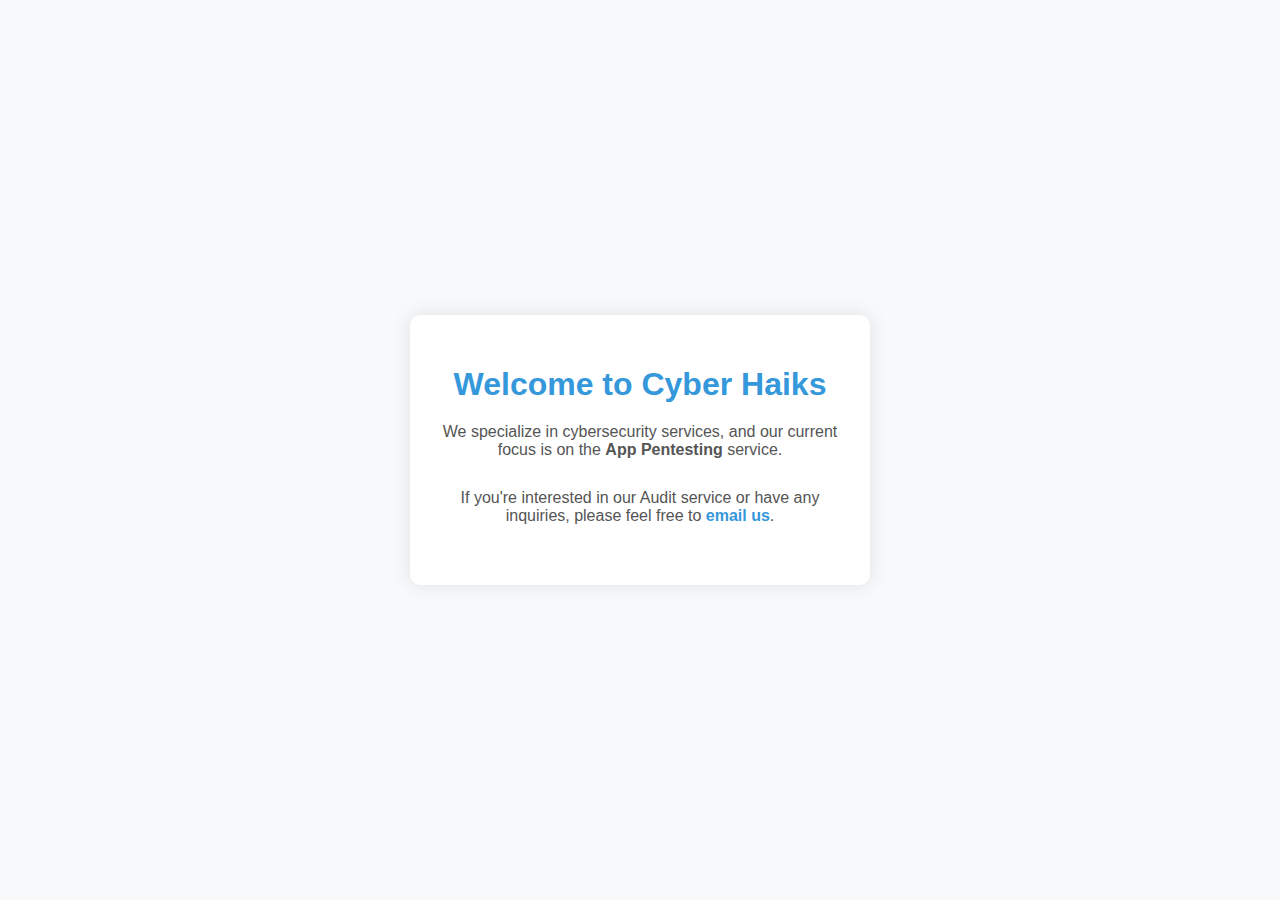
<file: app.html>
<!DOCTYPE html>
<html lang="en">

<head>
    <meta charset="UTF-8">
    <meta name="viewport" content="width=device-width, initial-scale=1.0">
    <title>Cyber Haiks - Audit Service</title>
    <style>
        body {
            font-family: 'Segoe UI', Tahoma, Geneva, Verdana, sans-serif;
            background-color: #f8f9fa;
            margin: 0;
            padding: 0;
            display: flex;
            align-items: center;
            justify-content: center;
            min-height: 100vh;
        }

        .container {
            background-color: #ffffff;
            border-radius: 10px;
            box-shadow: 0 0 20px rgba(0, 0, 0, 0.1);
            padding: 30px;
            width: 80%;
            max-width: 400px;
            text-align: center;
        }

        h1 {
            color: #3498db;
            margin-bottom: 20px;
        }

        p {
            color: #555;
            margin-bottom: 30px;
        }

        a {
            text-decoration: none;
            color: #3498db;
            font-weight: bold;
        }

        a:hover {
            color: #21618c;
        }
    </style>
</head>

<body>
    <div class="container">
        <h1>Welcome to Cyber Haiks</h1>
        <p>We specialize in cybersecurity services, and our current focus is on the <strong>App Pentesting</strong> service.</p>
        <p>If you're interested in our Audit service or have any inquiries, please feel free to <a href="mailto:cyberhaiks308@gmail.com">email us</a>.</p>
    </div>
</body>

</html>
</file>
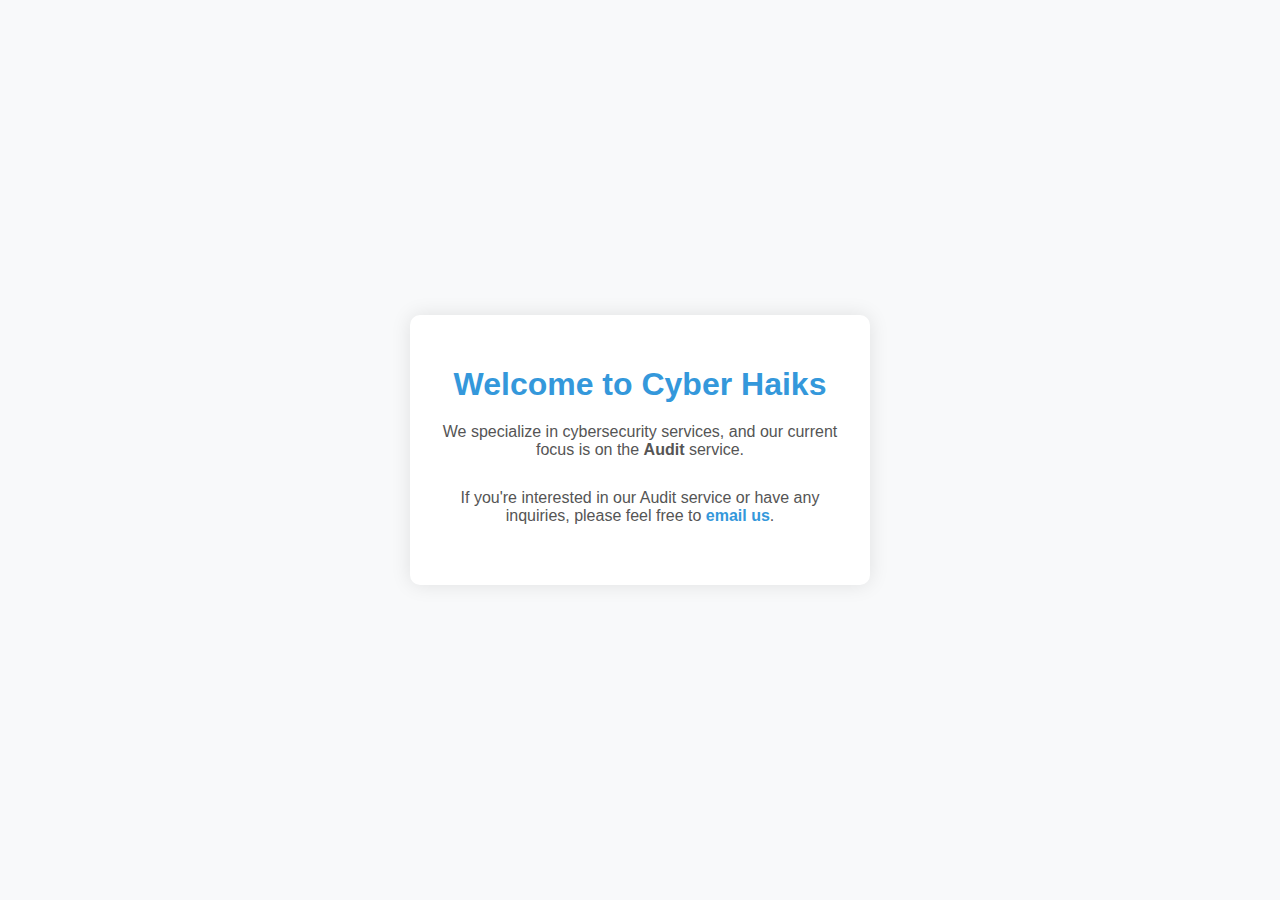
<file: audit.html>
<!DOCTYPE html>
<html lang="en">

<head>
    <meta charset="UTF-8">
    <meta name="viewport" content="width=device-width, initial-scale=1.0">
    <title>Cyber Haiks - Audit Service</title>
    <style>
        body {
            font-family: 'Segoe UI', Tahoma, Geneva, Verdana, sans-serif;
            background-color: #f8f9fa;
            margin: 0;
            padding: 0;
            display: flex;
            align-items: center;
            justify-content: center;
            min-height: 100vh;
        }

        .container {
            background-color: #ffffff;
            border-radius: 10px;
            box-shadow: 0 0 20px rgba(0, 0, 0, 0.1);
            padding: 30px;
            width: 80%;
            max-width: 400px;
            text-align: center;
        }

        h1 {
            color: #3498db;
            margin-bottom: 20px;
        }

        p {
            color: #555;
            margin-bottom: 30px;
        }

        a {
            text-decoration: none;
            color: #3498db;
            font-weight: bold;
        }

        a:hover {
            color: #21618c;
        }
    </style>
</head>

<body>
    <div class="container">
        <h1>Welcome to Cyber Haiks</h1>
        <p>We specialize in cybersecurity services, and our current focus is on the <strong>Audit</strong> service.</p>
        <p>If you're interested in our Audit service or have any inquiries, please feel free to <a href="mailto:cyberhaiks308@gmail.com">email us</a>.</p>
    </div>
</body>

</html>
</file>
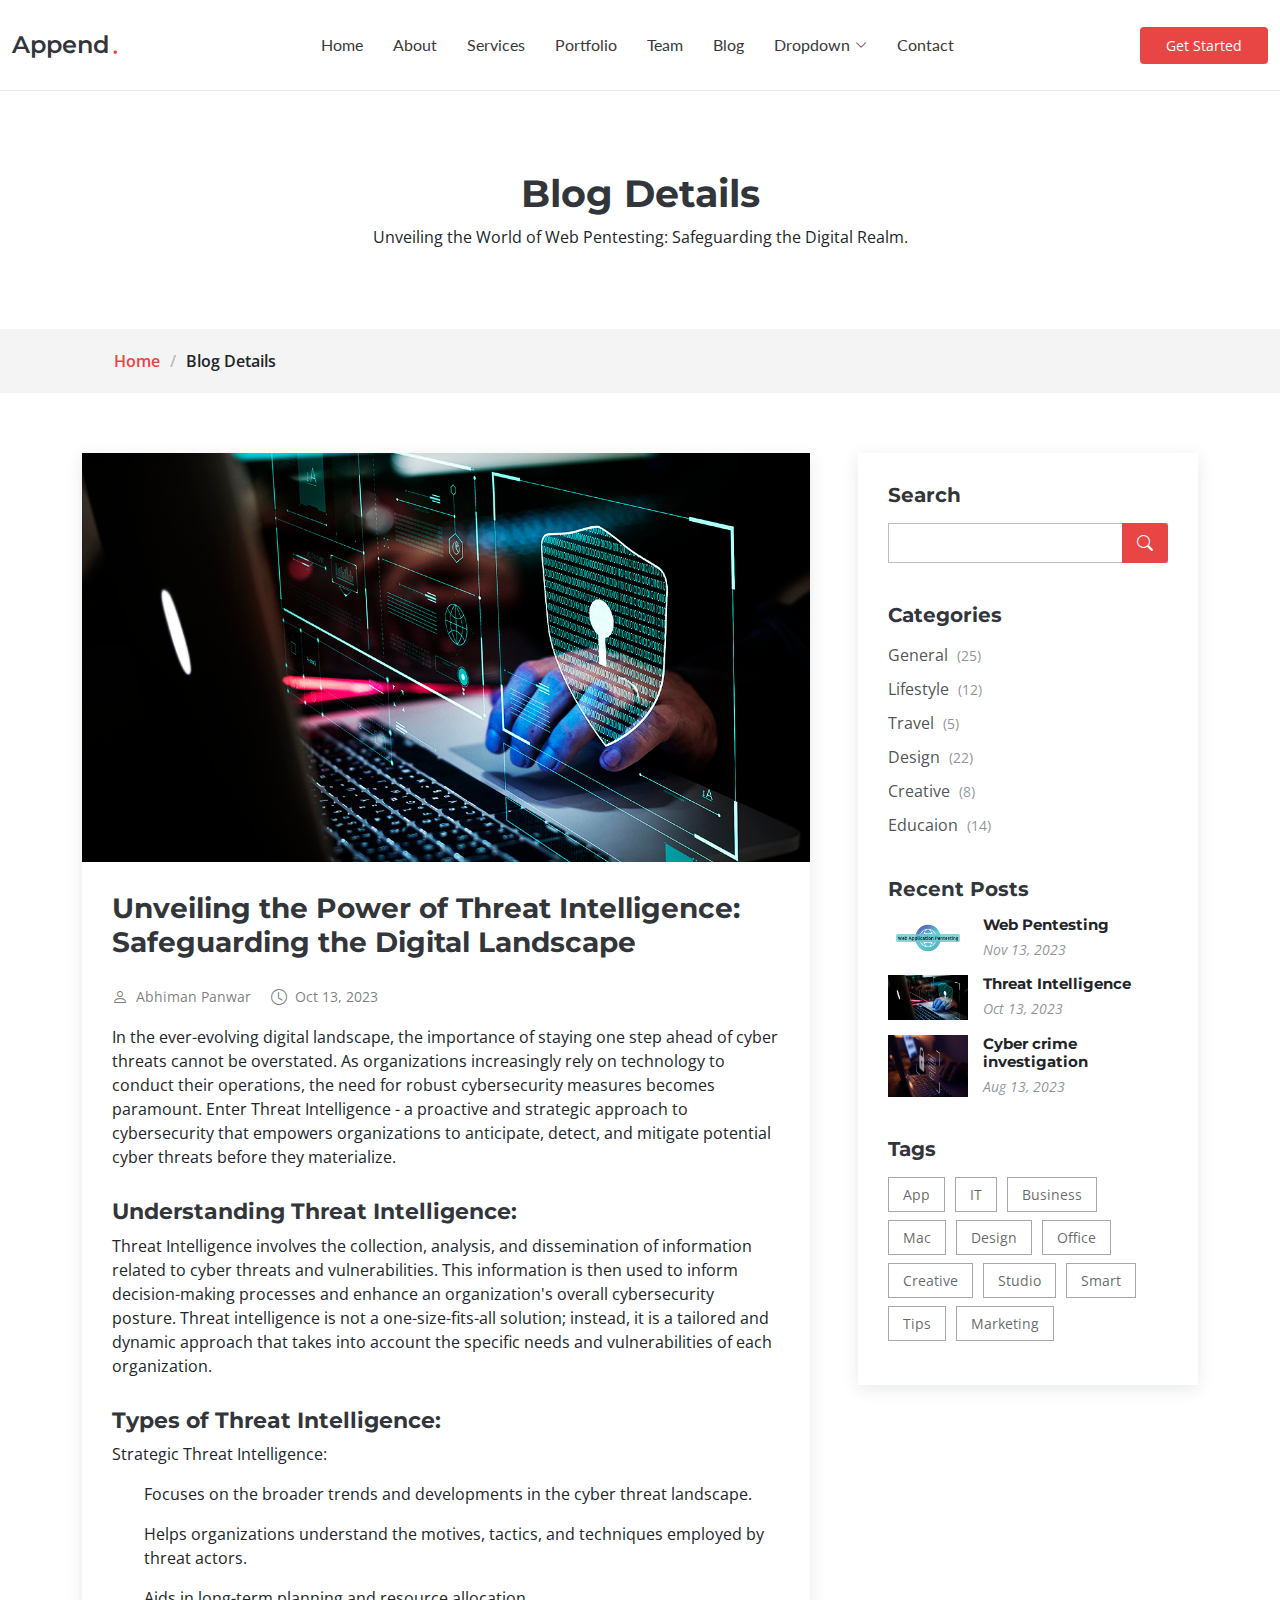
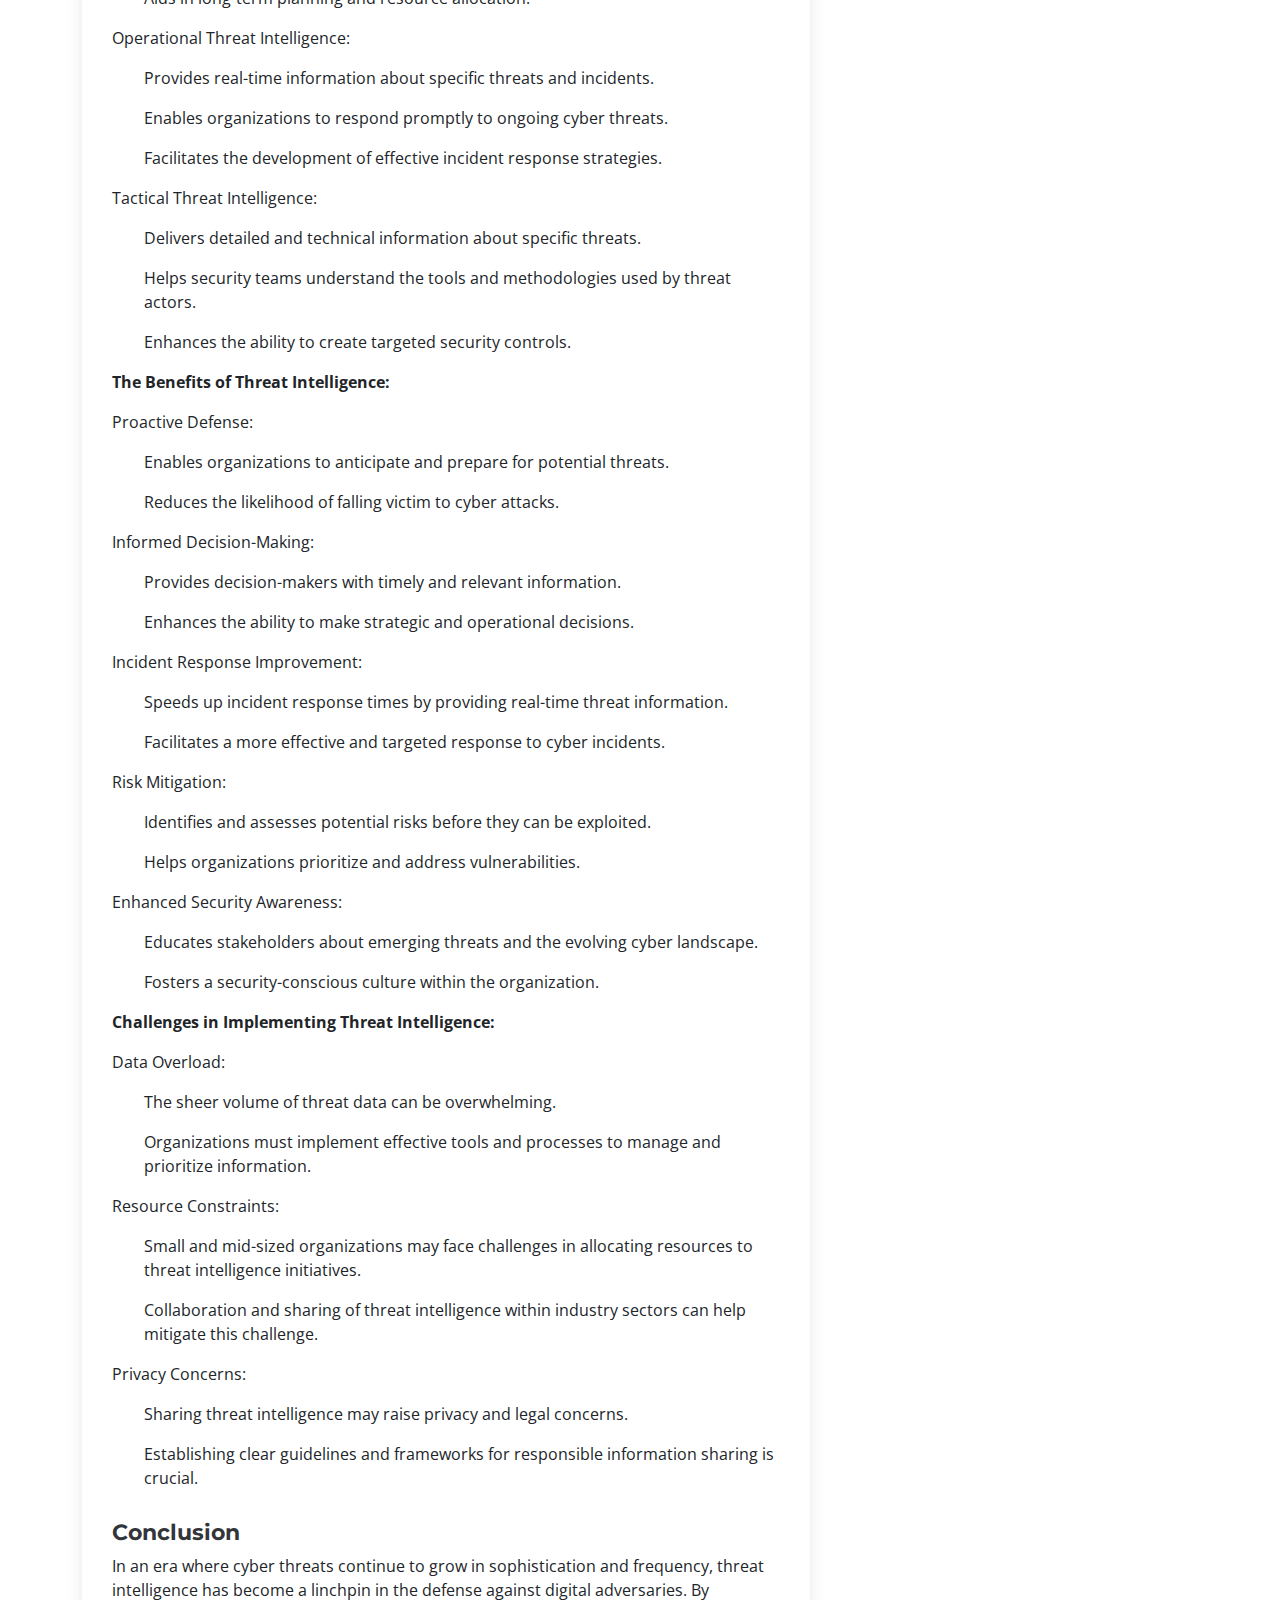
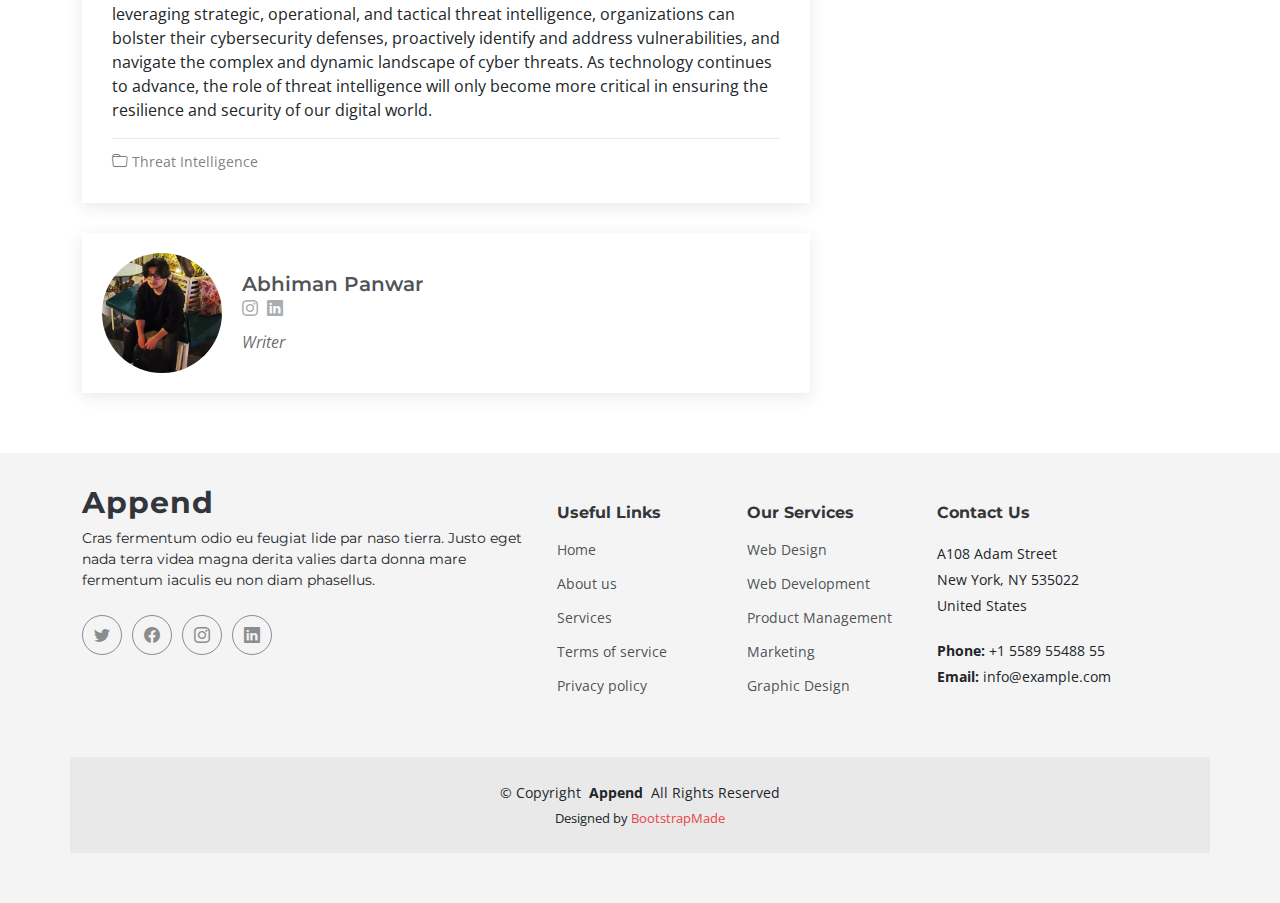
<file: blog-details-1.html>
<!DOCTYPE html>
<html lang="en">

<head>
  <meta charset="utf-8">
  <meta content="width=device-width, initial-scale=1.0" name="viewport">

  <title>Blog Details - Append Bootstrap Temlate</title>
  <meta content="" name="description">
  <meta content="" name="keywords">

  <!-- Favicons -->
  <link href="assets/img/favicon.png" rel="icon">
  <link href="assets/img/apple-touch-icon.png" rel="apple-touch-icon">

  <!-- Fonts -->
  <link href="https://fonts.googleapis.com" rel="preconnect">
  <link href="https://fonts.gstatic.com" rel="preconnect" crossorigin>
  <link href="https://fonts.googleapis.com/css2?family=Open+Sans:ital,wght@0,300;0,400;0,500;0,600;0,700;0,800;1,300;1,400;1,500;1,600;1,700;1,800&family=Montserrat:ital,wght@0,100;0,200;0,300;0,400;0,500;0,600;0,700;0,800;0,900;1,100;1,200;1,300;1,400;1,500;1,600;1,700;1,800;1,900&family=Lato:ital,wght@0,100;0,300;0,400;0,700;0,900;1,100;1,300;1,400;1,700;1,900&display=swap" rel="stylesheet">

  <!-- Vendor CSS Files -->
  <link href="assets/vendor/bootstrap/css/bootstrap.min.css" rel="stylesheet">
  <link href="assets/vendor/bootstrap-icons/bootstrap-icons.css" rel="stylesheet">
  <link href="assets/vendor/glightbox/css/glightbox.min.css" rel="stylesheet">
  <link href="assets/vendor/swiper/swiper-bundle.min.css" rel="stylesheet">
  <link href="assets/vendor/aos/aos.css" rel="stylesheet">

  <!-- Template Main CSS File -->
  <link href="assets/css/main.css" rel="stylesheet">

  <!-- =======================================================
  * Template Name: Append
  * Updated: Sep 18 2023 with Bootstrap v5.3.2
  * Template URL: https://bootstrapmade.com/append-bootstrap-website-template/
  * Author: BootstrapMade.com
  * License: https://bootstrapmade.com/license/
  ======================================================== -->
</head>

<body class="blog-details-page" data-bs-spy="scroll" data-bs-target="#navmenu">

  <!-- ======= Header ======= -->
  <header id="header" class="header sticky-top d-flex align-items-center">
    <div class="container-fluid d-flex align-items-center justify-content-between">

      <a href="index.html" class="logo d-flex align-items-center me-auto me-xl-0">
        <!-- Uncomment the line below if you also wish to use an image logo -->
        <!-- <img src="assets/img/logo.png" alt=""> -->
        <h1>Append</h1>
        <span>.</span>
      </a>

      <!-- Nav Menu -->
      <nav id="navmenu" class="navmenu">
        <ul>
          <li><a href="index.html#hero">Home</a></li>
          <li><a href="index.html#about">About</a></li>
          <li><a href="index.html#services">Services</a></li>
          <li><a href="index.html#portfolio">Portfolio</a></li>
          <li><a href="index.html#team">Team</a></li>
          <li><a href="blog.html">Blog</a></li>
          <li class="dropdown has-dropdown"><a href="#"><span>Dropdown</span> <i class="bi bi-chevron-down"></i></a>
            <ul class="dd-box-shadow">
              <li><a href="#">Dropdown 1</a></li>
              <li class="dropdown has-dropdown"><a href="#"><span>Deep Dropdown</span> <i class="bi bi-chevron-down"></i></a>
                <ul class="dd-box-shadow">
                  <li><a href="#">Deep Dropdown 1</a></li>
                  <li><a href="#">Deep Dropdown 2</a></li>
                  <li><a href="#">Deep Dropdown 3</a></li>
                  <li><a href="#">Deep Dropdown 4</a></li>
                  <li><a href="#">Deep Dropdown 5</a></li>
                </ul>
              </li>
              <li><a href="#">Dropdown 2</a></li>
              <li><a href="#">Dropdown 3</a></li>
              <li><a href="#">Dropdown 4</a></li>
            </ul>
          </li>
          <li><a href="index.html#contact">Contact</a></li>
        </ul>

        <i class="mobile-nav-toggle d-xl-none bi bi-list"></i>
      </nav><!-- End Nav Menu -->

      <a class="btn-getstarted" href="index.html#about">Get Started</a>

    </div>
  </header><!-- End Header -->

  <main id="main">

    <!-- Blog Details Page Title & Breadcrumbs -->
    <div data-aos="fade" class="page-title">
      <div class="heading">
        <div class="container">
          <div class="row d-flex justify-content-center text-center">
            <div class="col-lg-8">
              <h1>Blog Details</h1>
              <p class="mb-0">Unveiling the World of Web Pentesting: Safeguarding the Digital Realm.</p>
            </div>
          </div>
        </div>
      </div>
      <nav class="breadcrumbs">
        <div class="container">
          <ol>
            <li><a href="index.html">Home</a></li>
            <li class="current">Blog Details</li>
          </ol>
        </div>
      </nav>
    </div><!-- End Page Title -->

    <!-- Blog-details Section - Blog Details Page -->
    <section id="blog-details" class="blog-details">

      <div class="container" data-aos="fade-up" data-aos-delay="100">

        <div class="row g-5">

          <div class="col-lg-8">

            <article class="article">

              <div class="post-img">
                <img src="assets/img/picc.jpg" alt="" class="img-fluid">
              </div>

              <h2 class="title">Unveiling the Power of Threat Intelligence: Safeguarding the Digital Landscape</h2>

              <div class="meta-top">
                <ul>
                  <li class="d-flex align-items-center"><i class="bi bi-person"></i> <a href="blog-details-1.html">Abhiman Panwar</a></li>
                  <li class="d-flex align-items-center"><i class="bi bi-clock"></i> <a href="blog-details-1.html"><time datetime="2020-01-01">Oct 13, 2023</time></a></li>
                  
                </ul>
              </div><!-- End meta top -->

              <div class="content">
                <p>
                  In the ever-evolving digital landscape, the importance of staying one step ahead of cyber threats cannot be overstated. 
                  As organizations increasingly rely on technology to conduct their operations, the need for robust cybersecurity measures becomes paramount. 
                  Enter Threat Intelligence - a proactive and strategic approach to cybersecurity that empowers organizations to anticipate, detect, and mitigate potential cyber threats 
                  before they materialize.
                </p>


                <h3>Understanding Threat Intelligence:</h3>

                <p>
                  Threat Intelligence involves the collection, analysis, and dissemination of information related to cyber threats and vulnerabilities. 
                  This information is then used to inform decision-making processes and enhance an organization's overall cybersecurity posture. 
                  Threat intelligence is not a one-size-fits-all solution; instead, it is a tailored and dynamic approach that takes into account the specific needs and vulnerabilities of each organization.
                </p>
                

                <h3>Types of Threat Intelligence:</h3>

                <p>
                  Strategic Threat Intelligence:</p>
                  
                <p>

                  <ul>Focuses on the broader trends and developments in the cyber threat landscape.</ul>
                  <ul>Helps organizations understand the motives, tactics, and techniques employed by threat actors.</ul>
                  <ul>Aids in long-term planning and resource allocation.</ul>

                </p>

                <p>
                    Operational Threat Intelligence:
                </p>

                <p>
                    <ul>Provides real-time information about specific threats and incidents.</ul>
                    <ul>Enables organizations to respond promptly to ongoing cyber threats.</ul>
                    <ul>Facilitates the development of effective incident response strategies.</ul>
                </p>
                
                <p>
                  Tactical Threat Intelligence:
                </p>
                
                <p>                  
                    <ul>Delivers detailed and technical information about specific threats.</ul>
                    <ul>Helps security teams understand the tools and methodologies used by threat actors.</ul>
                    <ul>Enhances the ability to create targeted security controls.</ul>
                </p>
                
                <p>
                    <b>The Benefits of Threat Intelligence:</b>
                </p>
                
                <p> Proactive Defense:</p>
                
                <p>

                <ul>Enables organizations to anticipate and prepare for potential threats.</ul>
                <ul>Reduces the likelihood of falling victim to cyber attacks.</ul>
                </p>
                
                <p> Informed Decision-Making:</p>

                <p>
                   <ul>Provides decision-makers with timely and relevant information.</ul>
                   <ul>Enhances the ability to make strategic and operational decisions.</ul>
                </p>
                
                <p>Incident Response Improvement:</p>
                
                <p> <ul>Speeds up incident response times by providing real-time threat information.</ul>
                    <ul>Facilitates a more effective and targeted response to cyber incidents.</ul>
                </p>
                
                <p> Risk Mitigation:</p>
                
                <p> <ul>Identifies and assesses potential risks before they can be exploited.</ul>
                    <ul>Helps organizations prioritize and address vulnerabilities.</ul>
                </p>
                
                <p>Enhanced Security Awareness:</p>
                
                <p>
                   <ul>Educates stakeholders about emerging threats and the evolving cyber landscape.</ul>
                   <ul>Fosters a security-conscious culture within the organization.</ul>
                </p>

                <p>
                <b>Challenges in Implementing Threat Intelligence:</b>
                </p>
                
                <p>Data Overload:</p>
                
                <p><ul>The sheer volume of threat data can be overwhelming.</ul>
                   <ul>Organizations must implement effective tools and processes to manage and prioritize information.</ul>
                </p>
                
                <p> Resource Constraints:</p>
                
                <p>
                  <ul>Small and mid-sized organizations may face challenges in allocating resources to threat intelligence initiatives.</ul>
                  <ul>Collaboration and sharing of threat intelligence within industry sectors can help mitigate this challenge.</ul>
                </p>
                
                <p>
                  Privacy Concerns:
                </p>
                
                <p>           
                <ul>Sharing threat intelligence may raise privacy and legal concerns.</ul>
                <ul>Establishing clear guidelines and frameworks for responsible information sharing is crucial.</ul>
                </p>


                <h3>Conclusion</h3>

                <p>
                  In an era where cyber threats continue to grow in sophistication and frequency, threat intelligence has become a linchpin in the defense against digital adversaries.
                  By leveraging strategic, operational, and tactical threat intelligence, organizations can bolster their cybersecurity defenses, proactively identify and address vulnerabilities, and navigate the complex and dynamic landscape of cyber threats.
                  As technology continues to advance, the role of threat intelligence will only become more critical in ensuring the resilience and security of our digital world.
                </p>

              </div><!-- End post content -->

              <div class="meta-bottom">
                <i class="bi bi-folder"></i>
                <ul class="cats">
                  <li><a href="#">Threat Intelligence</a></li>
                </ul>                
              </div><!-- End meta bottom -->

            </article><!-- End post article -->

            <div class="blog-author d-flex align-items-center">
              <img src="assets\img\me1.jpg" class="rounded-circle flex-shrink-0" alt="">
              <div>
                <h4>Abhiman Panwar</h4>
                <div class="social-links">                                 
                  <a href="https://www.instagram.com/kroszborg/"><i class="biu bi-instagram"></i></a>
                  <a href="https://www.linkedin.com/in/abhiman-panwar-272aa7228/"><i class="biu bi-linkedin"></i></a>
                </div>
                <p>
                 Writer
                </p>
              </div>
            </div><!-- End post author -->

            

          </div>

          <div class="col-lg-4">

            <div class="sidebar">

              <div class="sidebar-item search-form">
                <h3 class="sidebar-title">Search</h3>
                <form action="" class="mt-3">
                  <input type="text">
                  <button type="submit"><i class="bi bi-search"></i></button>
                </form>
              </div><!-- End sidebar search formn-->

              <div class="sidebar-item categories">
                <h3 class="sidebar-title">Categories</h3>
                <ul class="mt-3">
                  <li><a href="#">General <span>(25)</span></a></li>
                  <li><a href="#">Lifestyle <span>(12)</span></a></li>
                  <li><a href="#">Travel <span>(5)</span></a></li>
                  <li><a href="#">Design <span>(22)</span></a></li>
                  <li><a href="#">Creative <span>(8)</span></a></li>
                  <li><a href="#">Educaion <span>(14)</span></a></li>
                </ul>
              </div><!-- End sidebar categories-->

              <div class="sidebar-item recent-posts">
                <h3 class="sidebar-title">Recent Posts</h3>

                <div class="post-item">
                  <img src="assets\img\webpentesting.jpeg" alt="" class="flex-shrink-0">
                  <div>
                    <h4><a href="blog-details.html">Web Pentesting</a></h4>
                    <time datetime="2020-01-01">Nov 13, 2023</time>
                  </div>
                </div><!-- End recent post item-->

                <div class="post-item">
                  <img src="assets\img\picc.jpg" alt="" class="flex-shrink-0">
                  <div>
                    <h4><a href="blog-details-1.html">Threat Intelligence</a></h4>
                    <time datetime="2020-01-01">Oct 13, 2023</time>
                  </div>
                </div><!-- End recent post item-->

                <div class="post-item">
                  <img src="assets\img\pox.jpg" alt="" class="flex-shrink-0">
                  <div>
                    <h4><a href="blog-details-2.html">Cyber crime investigation</a></h4>
                    <time datetime="2020-01-01">Aug 13, 2023</time>
                  </div>
                </div><!-- End recent post item-->

              </div><!-- End sidebar recent posts-->

              <div class="sidebar-item tags">
                <h3 class="sidebar-title">Tags</h3>
                <ul class="mt-3">
                  <li><a href="#">App</a></li>
                  <li><a href="#">IT</a></li>
                  <li><a href="#">Business</a></li>
                  <li><a href="#">Mac</a></li>
                  <li><a href="#">Design</a></li>
                  <li><a href="#">Office</a></li>
                  <li><a href="#">Creative</a></li>
                  <li><a href="#">Studio</a></li>
                  <li><a href="#">Smart</a></li>
                  <li><a href="#">Tips</a></li>
                  <li><a href="#">Marketing</a></li>
                </ul>
              </div><!-- End sidebar tags-->

            </div><!-- End Sidebar -->

          </div>

        </div>

      </div>

    </section><!-- End Blog-details Section -->

  </main>

  <!-- ======= Footer ======= -->
  <footer id="footer" class="footer">

    <div class="container footer-top">
      <div class="row gy-4">
        <div class="col-lg-5 col-md-12 footer-about">
          <a href="index.html" class="logo d-flex align-items-center">
            <span>Append</span>
          </a>
          <p>Cras fermentum odio eu feugiat lide par naso tierra. Justo eget nada terra videa magna derita valies darta donna mare fermentum iaculis eu non diam phasellus.</p>
          <div class="social-links d-flex mt-4">
            <a href=""><i class="bi bi-twitter"></i></a>
            <a href=""><i class="bi bi-facebook"></i></a>
            <a href=""><i class="bi bi-instagram"></i></a>
            <a href=""><i class="bi bi-linkedin"></i></a>
          </div>
        </div>

        <div class="col-lg-2 col-6 footer-links">
          <h4>Useful Links</h4>
          <ul>
            <li><a href="#">Home</a></li>
            <li><a href="#">About us</a></li>
            <li><a href="#">Services</a></li>
            <li><a href="#">Terms of service</a></li>
            <li><a href="#">Privacy policy</a></li>
          </ul>
        </div>

        <div class="col-lg-2 col-6 footer-links">
          <h4>Our Services</h4>
          <ul>
            <li><a href="#">Web Design</a></li>
            <li><a href="#">Web Development</a></li>
            <li><a href="#">Product Management</a></li>
            <li><a href="#">Marketing</a></li>
            <li><a href="#">Graphic Design</a></li>
          </ul>
        </div>

        <div class="col-lg-3 col-md-12 footer-contact text-center text-md-start">
          <h4>Contact Us</h4>
          <p>A108 Adam Street</p>
          <p>New York, NY 535022</p>
          <p>United States</p>
          <p class="mt-4"><strong>Phone:</strong> <span>+1 5589 55488 55</span></p>
          <p><strong>Email:</strong> <span>info@example.com</span></p>
        </div>

      </div>
    </div>

    <div class="container copyright text-center mt-4">
      <p>&copy; <span>Copyright</span> <strong class="px-1">Append</strong> <span>All Rights Reserved</span></p>
      <div class="credits">
        <!-- All the links in the footer should remain intact. -->
        <!-- You can delete the links only if you've purchased the pro version. -->
        <!-- Licensing information: https://bootstrapmade.com/license/ -->
        <!-- Purchase the pro version with working PHP/AJAX contact form: [buy-url] -->
        Designed by <a href="https://bootstrapmade.com/">BootstrapMade</a>
      </div>
    </div>

  </footer><!-- End Footer -->

  <!-- Scroll Top Button -->
  <a href="#" id="scroll-top" class="scroll-top d-flex align-items-center justify-content-center"><i class="bi bi-arrow-up-short"></i></a>

  <!-- Preloader -->
  <div id="preloader">
    <div></div>
    <div></div>
    <div></div>
    <div></div>
  </div>

  <!-- Vendor JS Files -->
  <script src="assets/vendor/bootstrap/js/bootstrap.bundle.min.js"></script>
  <script src="assets/vendor/glightbox/js/glightbox.min.js"></script>
  <script src="assets/vendor/purecounter/purecounter_vanilla.js"></script>
  <script src="assets/vendor/isotope-layout/isotope.pkgd.min.js"></script>
  <script src="assets/vendor/swiper/swiper-bundle.min.js"></script>
  <script src="assets/vendor/aos/aos.js"></script>
  <script src="assets/vendor/php-email-form/validate.js"></script>

  <!-- Template Main JS File -->
  <script src="assets/js/main.js"></script>

</body>

</html>
</file>
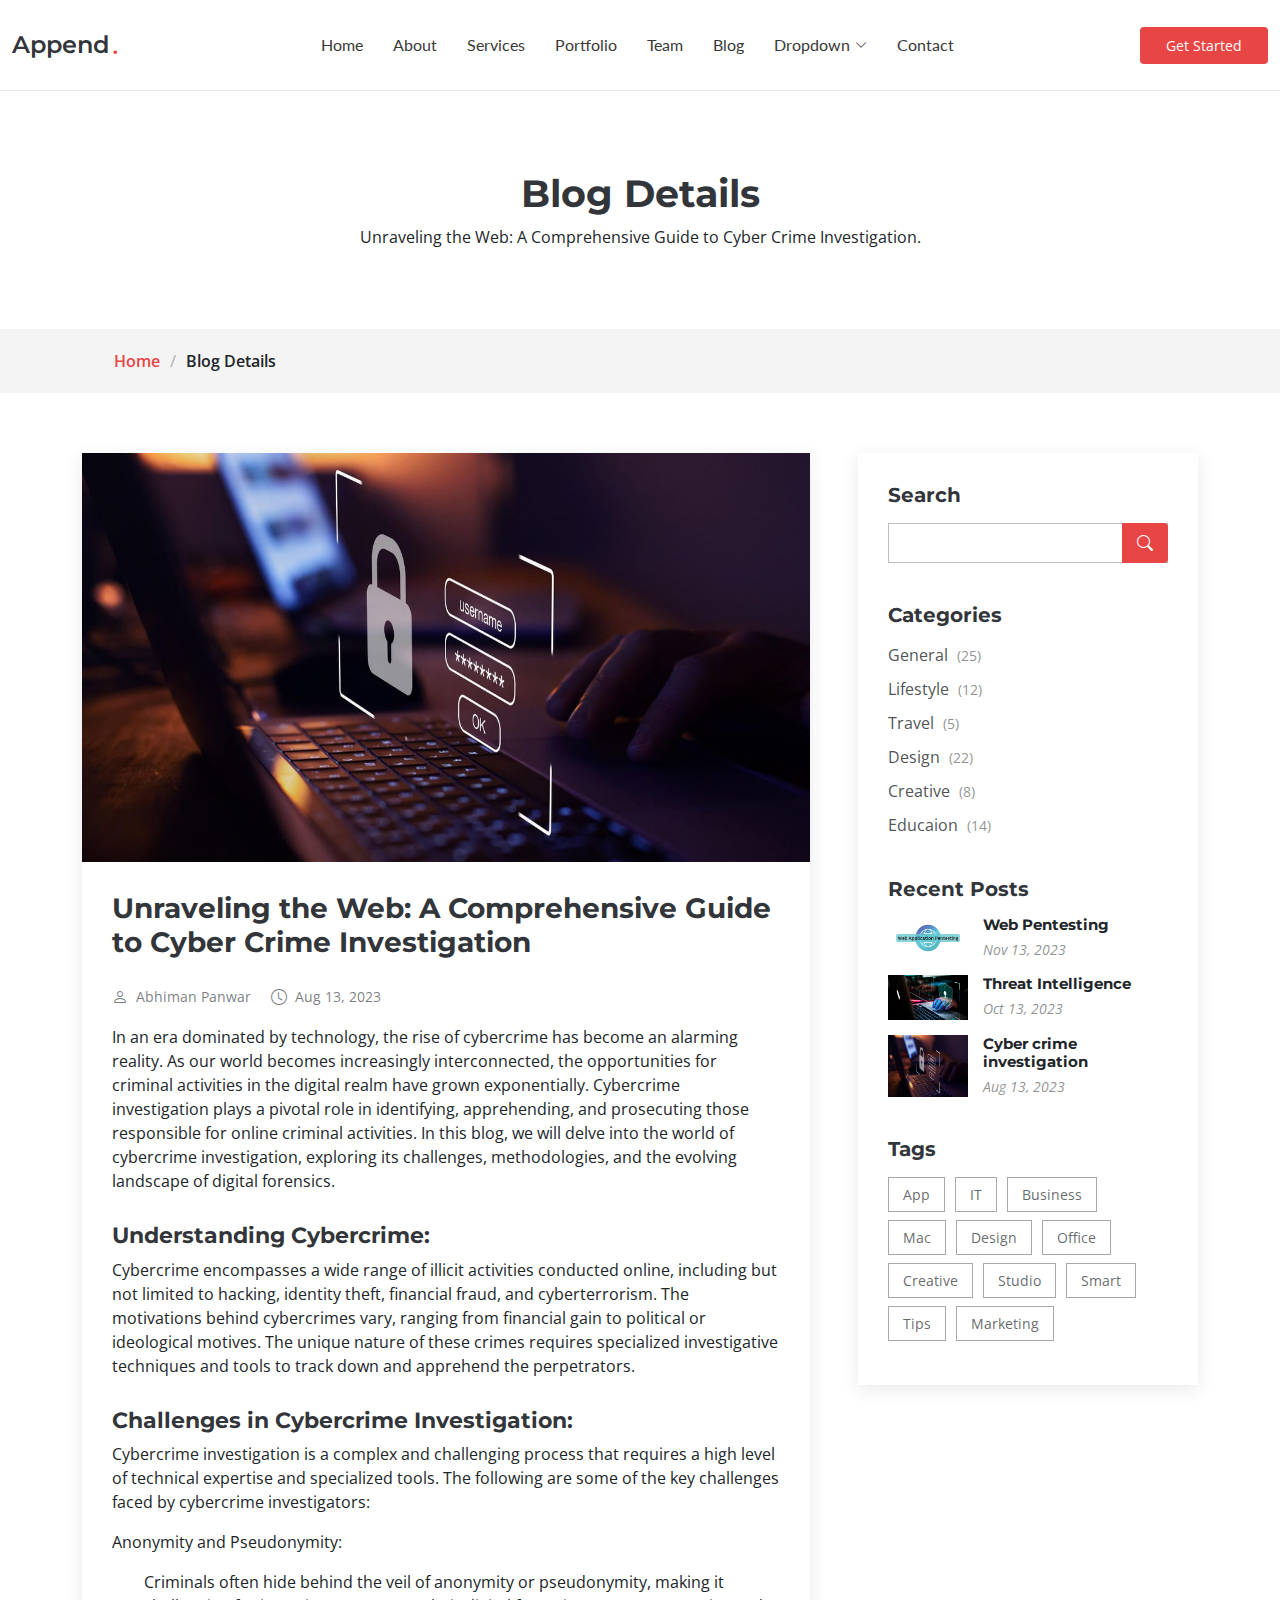
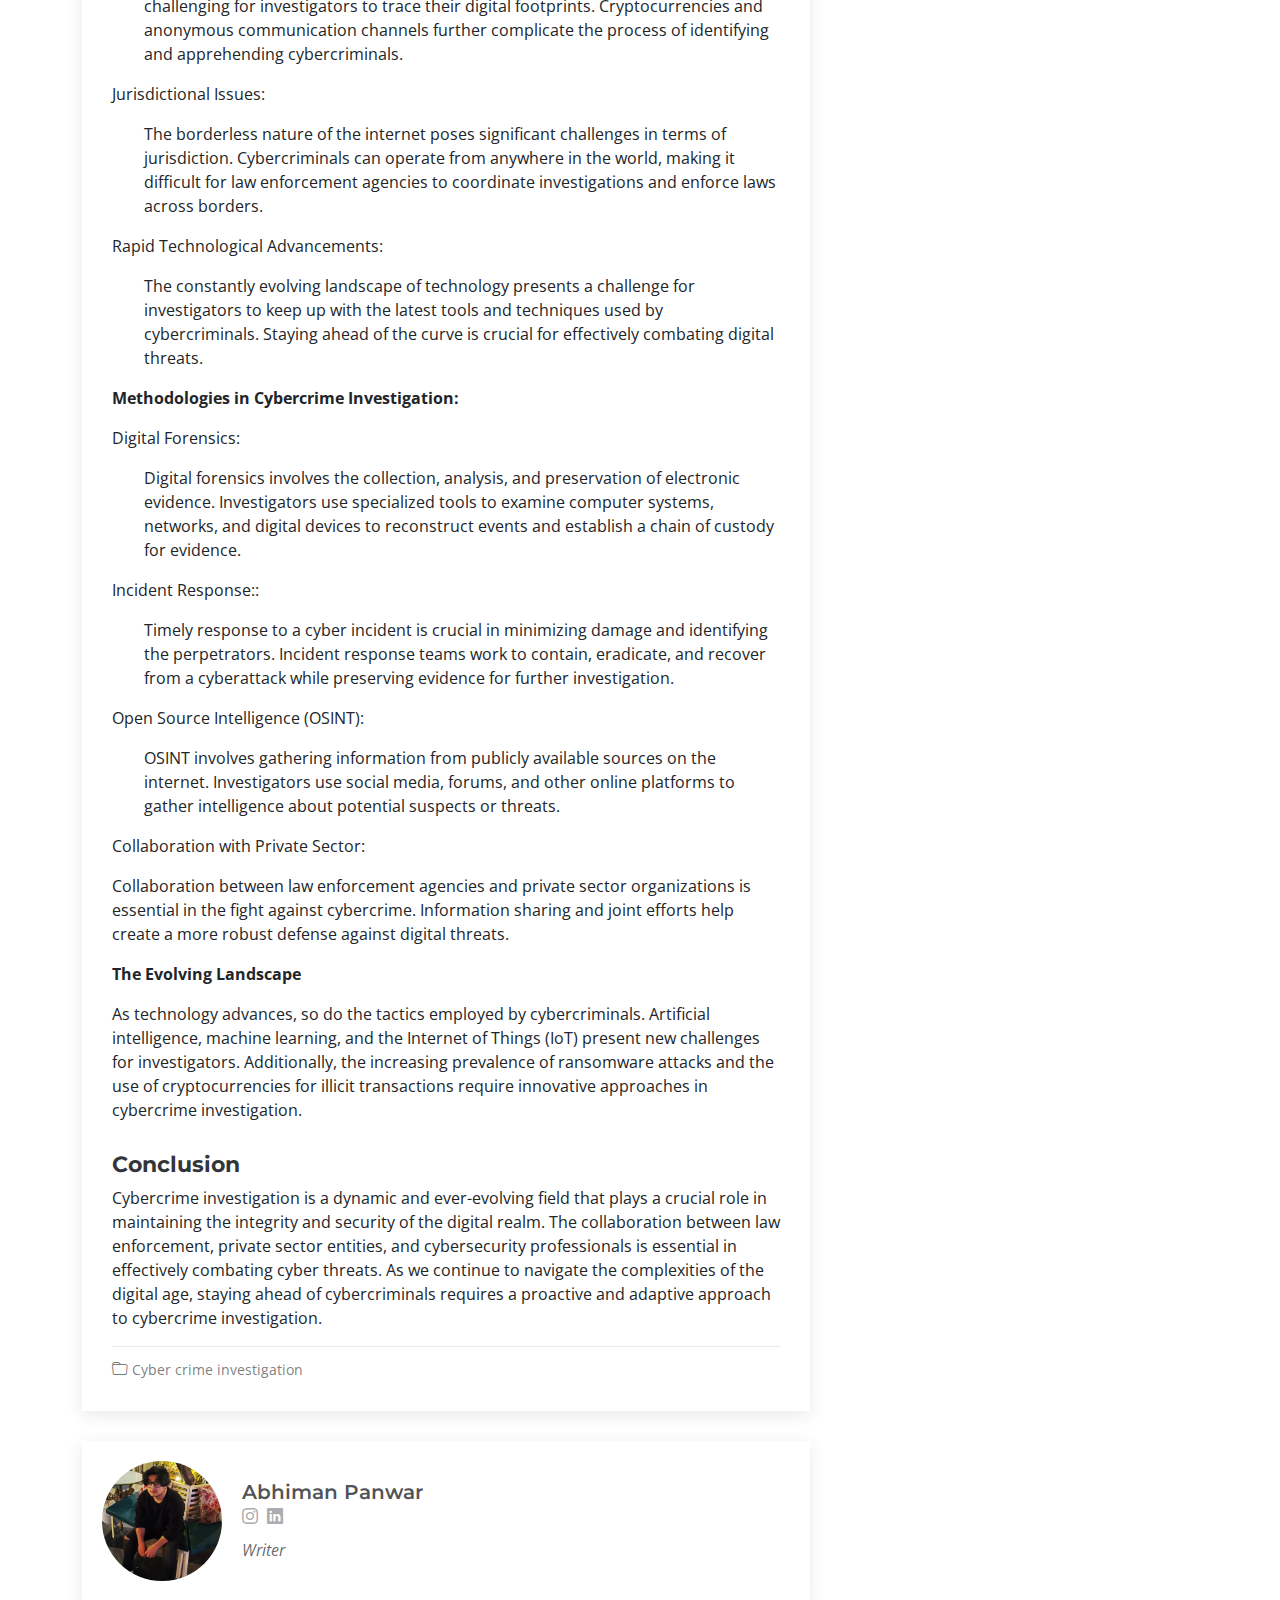
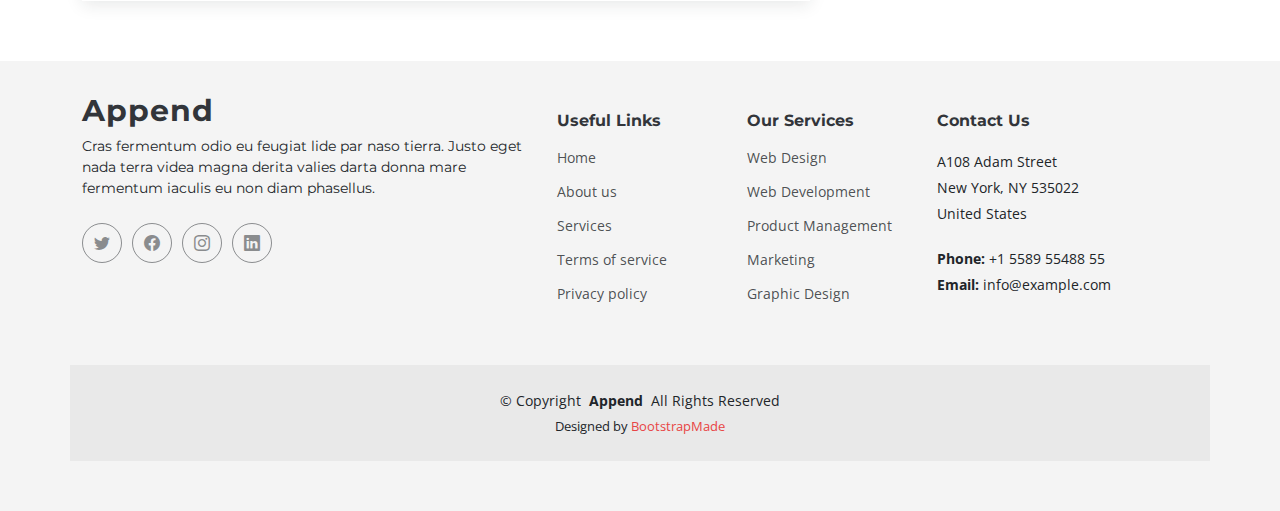
<file: blog-details-2.html>
<!DOCTYPE html>
<html lang="en">

<head>
  <meta charset="utf-8">
  <meta content="width=device-width, initial-scale=1.0" name="viewport">

  <title>Blog Details - Append Bootstrap Temlate</title>
  <meta content="" name="description">
  <meta content="" name="keywords">

  <!-- Favicons -->
  <link href="assets/img/favicon.png" rel="icon">
  <link href="assets/img/apple-touch-icon.png" rel="apple-touch-icon">

  <!-- Fonts -->
  <link href="https://fonts.googleapis.com" rel="preconnect">
  <link href="https://fonts.gstatic.com" rel="preconnect" crossorigin>
  <link href="https://fonts.googleapis.com/css2?family=Open+Sans:ital,wght@0,300;0,400;0,500;0,600;0,700;0,800;1,300;1,400;1,500;1,600;1,700;1,800&family=Montserrat:ital,wght@0,100;0,200;0,300;0,400;0,500;0,600;0,700;0,800;0,900;1,100;1,200;1,300;1,400;1,500;1,600;1,700;1,800;1,900&family=Lato:ital,wght@0,100;0,300;0,400;0,700;0,900;1,100;1,300;1,400;1,700;1,900&display=swap" rel="stylesheet">

  <!-- Vendor CSS Files -->
  <link href="assets/vendor/bootstrap/css/bootstrap.min.css" rel="stylesheet">
  <link href="assets/vendor/bootstrap-icons/bootstrap-icons.css" rel="stylesheet">
  <link href="assets/vendor/glightbox/css/glightbox.min.css" rel="stylesheet">
  <link href="assets/vendor/swiper/swiper-bundle.min.css" rel="stylesheet">
  <link href="assets/vendor/aos/aos.css" rel="stylesheet">

  <!-- Template Main CSS File -->
  <link href="assets/css/main.css" rel="stylesheet">

  <!-- =======================================================
  * Template Name: Append
  * Updated: Sep 18 2023 with Bootstrap v5.3.2
  * Template URL: https://bootstrapmade.com/append-bootstrap-website-template/
  * Author: BootstrapMade.com
  * License: https://bootstrapmade.com/license/
  ======================================================== -->
</head>

<body class="blog-details-page" data-bs-spy="scroll" data-bs-target="#navmenu">

  <!-- ======= Header ======= -->
  <header id="header" class="header sticky-top d-flex align-items-center">
    <div class="container-fluid d-flex align-items-center justify-content-between">

      <a href="index.html" class="logo d-flex align-items-center me-auto me-xl-0">
        <!-- Uncomment the line below if you also wish to use an image logo -->
        <!-- <img src="assets/img/logo.png" alt=""> -->
        <h1>Append</h1>
        <span>.</span>
      </a>

      <!-- Nav Menu -->
      <nav id="navmenu" class="navmenu">
        <ul>
          <li><a href="index.html#hero">Home</a></li>
          <li><a href="index.html#about">About</a></li>
          <li><a href="index.html#services">Services</a></li>
          <li><a href="index.html#portfolio">Portfolio</a></li>
          <li><a href="index.html#team">Team</a></li>
          <li><a href="blog.html">Blog</a></li>
          <li class="dropdown has-dropdown"><a href="#"><span>Dropdown</span> <i class="bi bi-chevron-down"></i></a>
            <ul class="dd-box-shadow">
              <li><a href="#">Dropdown 1</a></li>
              <li class="dropdown has-dropdown"><a href="#"><span>Deep Dropdown</span> <i class="bi bi-chevron-down"></i></a>
                <ul class="dd-box-shadow">
                  <li><a href="#">Deep Dropdown 1</a></li>
                  <li><a href="#">Deep Dropdown 2</a></li>
                  <li><a href="#">Deep Dropdown 3</a></li>
                  <li><a href="#">Deep Dropdown 4</a></li>
                  <li><a href="#">Deep Dropdown 5</a></li>
                </ul>
              </li>
              <li><a href="#">Dropdown 2</a></li>
              <li><a href="#">Dropdown 3</a></li>
              <li><a href="#">Dropdown 4</a></li>
            </ul>
          </li>
          <li><a href="index.html#contact">Contact</a></li>
        </ul>

        <i class="mobile-nav-toggle d-xl-none bi bi-list"></i>
      </nav><!-- End Nav Menu -->

      <a class="btn-getstarted" href="index.html#about">Get Started</a>

    </div>
  </header><!-- End Header -->

  <main id="main">

    <!-- Blog Details Page Title & Breadcrumbs -->
    <div data-aos="fade" class="page-title">
      <div class="heading">
        <div class="container">
          <div class="row d-flex justify-content-center text-center">
            <div class="col-lg-8">
              <h1>Blog Details</h1>
              <p class="mb-0">Unraveling the Web: A Comprehensive Guide to Cyber Crime Investigation.</p>
            </div>
          </div>
        </div>
      </div>
      <nav class="breadcrumbs">
        <div class="container">
          <ol>
            <li><a href="index.html">Home</a></li>
            <li class="current">Blog Details</li>
          </ol>
        </div>
      </nav>
    </div><!-- End Page Title -->

    <!-- Blog-details Section - Blog Details Page -->
    <section id="blog-details" class="blog-details">

      <div class="container" data-aos="fade-up" data-aos-delay="100">

        <div class="row g-5">

          <div class="col-lg-8">

            <article class="article">

              <div class="post-img">
                <img src="assets\img\pox.jpg" alt="" class="img-fluid">
              </div>

              <h2 class="title">Unraveling the Web: A Comprehensive Guide to Cyber Crime Investigation</h2>

              <div class="meta-top">
                <ul>
                  <li class="d-flex align-items-center"><i class="bi bi-person"></i> <a href="blog-details-2.html">Abhiman Panwar</a></li>
                  <li class="d-flex align-items-center"><i class="bi bi-clock"></i> <a href="blog-details-2.html"><time datetime="2020-01-01">Aug 13, 2023</time></a></li>
                 
                </ul>
              </div><!-- End meta top -->

              <div class="content">
                <p>
                  In an era dominated by technology, the rise of cybercrime has become an alarming reality.
                  As our world becomes increasingly interconnected, the opportunities for criminal activities in the digital realm have grown exponentially. 
                  Cybercrime investigation plays a pivotal role in identifying, apprehending, and prosecuting those responsible for online criminal activities. 
                  In this blog, we will delve into the world of cybercrime investigation, exploring its challenges, methodologies, and the evolving landscape of digital forensics.
                </p>


                <h3>Understanding Cybercrime:</h3>

                <p>
                  Cybercrime encompasses a wide range of illicit activities conducted online, including but not limited to hacking, identity theft, financial fraud, and cyberterrorism.
                  The motivations behind cybercrimes vary, ranging from financial gain to political or ideological motives. 
                  The unique nature of these crimes requires specialized investigative techniques and tools to track down and apprehend the perpetrators.
                </p>
                

                <h3>Challenges in Cybercrime Investigation:</h3>
                
                <p>
                  Cybercrime investigation is a complex and challenging process that requires a high level of technical expertise and specialized tools. 
                  The following are some of the key challenges faced by cybercrime investigators:</p>

                <p> Anonymity and Pseudonymity:</p>
                
                <p>
                  <ul>Criminals often hide behind the veil of anonymity or pseudonymity, making it challenging for investigators to trace their digital footprints.
                  Cryptocurrencies and anonymous communication channels further complicate the process of identifying and apprehending cybercriminals.</ul>
                </p>

                <p>
                    Jurisdictional Issues:
                </p>

                <p>

                <ul>The borderless nature of the internet poses significant challenges in terms of jurisdiction.
                  Cybercriminals can operate from anywhere in the world, making it difficult for law enforcement agencies to coordinate investigations and enforce laws across borders.</ul>
                </p>

                <p>Rapid Technological Advancements:</p>

                <p>               
                <ul>The constantly evolving landscape of technology presents a challenge for investigators to keep up with the latest tools and techniques used by cybercriminals. 
                    Staying ahead of the curve is crucial for effectively combating digital threats.</ul>
                </p>


                <b>Methodologies in Cybercrime Investigation:</b></p>
                
                <p>                 
                  Digital Forensics:</p>
                  
                <p>
                <ul>Digital forensics involves the collection, analysis, and preservation of electronic evidence. 
                  Investigators use specialized tools to examine computer systems, networks, and digital devices to reconstruct events and establish a chain of custody for evidence.</ul></p>
                
                <p>            
                Incident Response::</p>
                
                <p><ul>Timely response to a cyber incident is crucial in minimizing damage and identifying the perpetrators. 
                  Incident response teams work to contain, eradicate, and recover from a cyberattack while preserving evidence for further investigation.</ul>
                </p>

                <p>
                Open Source Intelligence (OSINT):
                </p>
                <p>
            
                <ul>OSINT involves gathering information from publicly available sources on the internet. 
                  Investigators use social media, forums, and other online platforms to gather intelligence about potential suspects or threats.</ul>
                </p>

                <p> Collaboration with Private Sector:</p>
                
                <p>
                Collaboration between law enforcement agencies and private sector organizations is essential in the fight against cybercrime. 
                Information sharing and joint efforts help create a more robust defense against digital threats.
                </p>
                
                <p><b>The Evolving Landscape</b></p>
                
                <p>
                As technology advances, so do the tactics employed by cybercriminals. 
                Artificial intelligence, machine learning, and the Internet of Things (IoT) present new challenges for investigators. 
                Additionally, the increasing prevalence of ransomware attacks and the use of cryptocurrencies for illicit transactions require innovative approaches in cybercrime investigation.</p>

                <h3>Conclusion</h3>

                <p>
                  Cybercrime investigation is a dynamic and ever-evolving field that plays a crucial role in maintaining the integrity and security of the digital realm. 
                  The collaboration between law enforcement, private sector entities, and cybersecurity professionals is essential in effectively combating cyber threats. 
                  As we continue to navigate the complexities of the digital age, staying ahead of cybercriminals requires a proactive and adaptive approach to cybercrime investigation.
                </p>

              </div><!-- End post content -->

              <div class="meta-bottom">
                <i class="bi bi-folder"></i>
                <ul class="cats">
                  <li><a href="#">Cyber crime investigation</a></li>
                </ul>              
              </div><!-- End meta bottom -->

            </article><!-- End post article -->

            <div class="blog-author d-flex align-items-center">
              <img src="assets\img\me1.jpg" class="rounded-circle flex-shrink-0" alt="">
              <div>
                <h4>Abhiman Panwar</h4>
                <div class="social-links">                                 
                  <a href="https://www.instagram.com/kroszborg/"><i class="biu bi-instagram"></i></a>
                  <a href="https://www.linkedin.com/in/abhiman-panwar-272aa7228/"><i class="biu bi-linkedin"></i></a>
                </div>
                <p>
                 Writer
                </p>
              </div>
            </div><!-- End post author -->

            

          </div>

          <div class="col-lg-4">

            <div class="sidebar">

              <div class="sidebar-item search-form">
                <h3 class="sidebar-title">Search</h3>
                <form action="" class="mt-3">
                  <input type="text">
                  <button type="submit"><i class="bi bi-search"></i></button>
                </form>
              </div><!-- End sidebar search formn-->

              <div class="sidebar-item categories">
                <h3 class="sidebar-title">Categories</h3>
                <ul class="mt-3">
                  <li><a href="#">General <span>(25)</span></a></li>
                  <li><a href="#">Lifestyle <span>(12)</span></a></li>
                  <li><a href="#">Travel <span>(5)</span></a></li>
                  <li><a href="#">Design <span>(22)</span></a></li>
                  <li><a href="#">Creative <span>(8)</span></a></li>
                  <li><a href="#">Educaion <span>(14)</span></a></li>
                </ul>
              </div><!-- End sidebar categories-->

              <div class="sidebar-item recent-posts">
                <h3 class="sidebar-title">Recent Posts</h3>

                <div class="post-item">
                  <img src="assets\img\webpentesting.jpeg" alt="" class="flex-shrink-0">
                  <div>
                    <h4><a href="blog-details.html">Web Pentesting</a></h4>
                    <time datetime="2020-01-01">Nov 13, 2023</time>
                  </div>
                </div><!-- End recent post item-->

                <div class="post-item">
                  <img src="assets\img\picc.jpg" alt="" class="flex-shrink-0">
                  <div>
                    <h4><a href="blog-details-1.html">Threat Intelligence</a></h4>
                    <time datetime="2020-01-01">Oct 13, 2023</time>
                  </div>
                </div><!-- End recent post item-->

                <div class="post-item">
                  <img src="assets\img\pox.jpg" alt="" class="flex-shrink-0">
                  <div>
                    <h4><a href="blog-details-2.html">Cyber crime investigation</a></h4>
                    <time datetime="2020-01-01">Aug 13, 2023</time>
                  </div>
                </div><!-- End recent post item-->

              </div><!-- End sidebar recent posts-->

              <div class="sidebar-item tags">
                <h3 class="sidebar-title">Tags</h3>
                <ul class="mt-3">
                  <li><a href="#">App</a></li>
                  <li><a href="#">IT</a></li>
                  <li><a href="#">Business</a></li>
                  <li><a href="#">Mac</a></li>
                  <li><a href="#">Design</a></li>
                  <li><a href="#">Office</a></li>
                  <li><a href="#">Creative</a></li>
                  <li><a href="#">Studio</a></li>
                  <li><a href="#">Smart</a></li>
                  <li><a href="#">Tips</a></li>
                  <li><a href="#">Marketing</a></li>
                </ul>
              </div><!-- End sidebar tags-->

            </div><!-- End Sidebar -->

          </div>

        </div>

      </div>

    </section><!-- End Blog-details Section -->

  </main>

  <!-- ======= Footer ======= -->
  <footer id="footer" class="footer">

    <div class="container footer-top">
      <div class="row gy-4">
        <div class="col-lg-5 col-md-12 footer-about">
          <a href="index.html" class="logo d-flex align-items-center">
            <span>Append</span>
          </a>
          <p>Cras fermentum odio eu feugiat lide par naso tierra. Justo eget nada terra videa magna derita valies darta donna mare fermentum iaculis eu non diam phasellus.</p>
          <div class="social-links d-flex mt-4">
            <a href=""><i class="bi bi-twitter"></i></a>
            <a href=""><i class="bi bi-facebook"></i></a>
            <a href=""><i class="bi bi-instagram"></i></a>
            <a href=""><i class="bi bi-linkedin"></i></a>
          </div>
        </div>

        <div class="col-lg-2 col-6 footer-links">
          <h4>Useful Links</h4>
          <ul>
            <li><a href="#">Home</a></li>
            <li><a href="#">About us</a></li>
            <li><a href="#">Services</a></li>
            <li><a href="#">Terms of service</a></li>
            <li><a href="#">Privacy policy</a></li>
          </ul>
        </div>

        <div class="col-lg-2 col-6 footer-links">
          <h4>Our Services</h4>
          <ul>
            <li><a href="#">Web Design</a></li>
            <li><a href="#">Web Development</a></li>
            <li><a href="#">Product Management</a></li>
            <li><a href="#">Marketing</a></li>
            <li><a href="#">Graphic Design</a></li>
          </ul>
        </div>

        <div class="col-lg-3 col-md-12 footer-contact text-center text-md-start">
          <h4>Contact Us</h4>
          <p>A108 Adam Street</p>
          <p>New York, NY 535022</p>
          <p>United States</p>
          <p class="mt-4"><strong>Phone:</strong> <span>+1 5589 55488 55</span></p>
          <p><strong>Email:</strong> <span>info@example.com</span></p>
        </div>

      </div>
    </div>

    <div class="container copyright text-center mt-4">
      <p>&copy; <span>Copyright</span> <strong class="px-1">Append</strong> <span>All Rights Reserved</span></p>
      <div class="credits">
        <!-- All the links in the footer should remain intact. -->
        <!-- You can delete the links only if you've purchased the pro version. -->
        <!-- Licensing information: https://bootstrapmade.com/license/ -->
        <!-- Purchase the pro version with working PHP/AJAX contact form: [buy-url] -->
        Designed by <a href="https://bootstrapmade.com/">BootstrapMade</a>
      </div>
    </div>

  </footer><!-- End Footer -->

  <!-- Scroll Top Button -->
  <a href="#" id="scroll-top" class="scroll-top d-flex align-items-center justify-content-center"><i class="bi bi-arrow-up-short"></i></a>

  <!-- Preloader -->
  <div id="preloader">
    <div></div>
    <div></div>
    <div></div>
    <div></div>
  </div>

  <!-- Vendor JS Files -->
  <script src="assets/vendor/bootstrap/js/bootstrap.bundle.min.js"></script>
  <script src="assets/vendor/glightbox/js/glightbox.min.js"></script>
  <script src="assets/vendor/purecounter/purecounter_vanilla.js"></script>
  <script src="assets/vendor/isotope-layout/isotope.pkgd.min.js"></script>
  <script src="assets/vendor/swiper/swiper-bundle.min.js"></script>
  <script src="assets/vendor/aos/aos.js"></script>
  <script src="assets/vendor/php-email-form/validate.js"></script>

  <!-- Template Main JS File -->
  <script src="assets/js/main.js"></script>

</body>

</html>
</file>
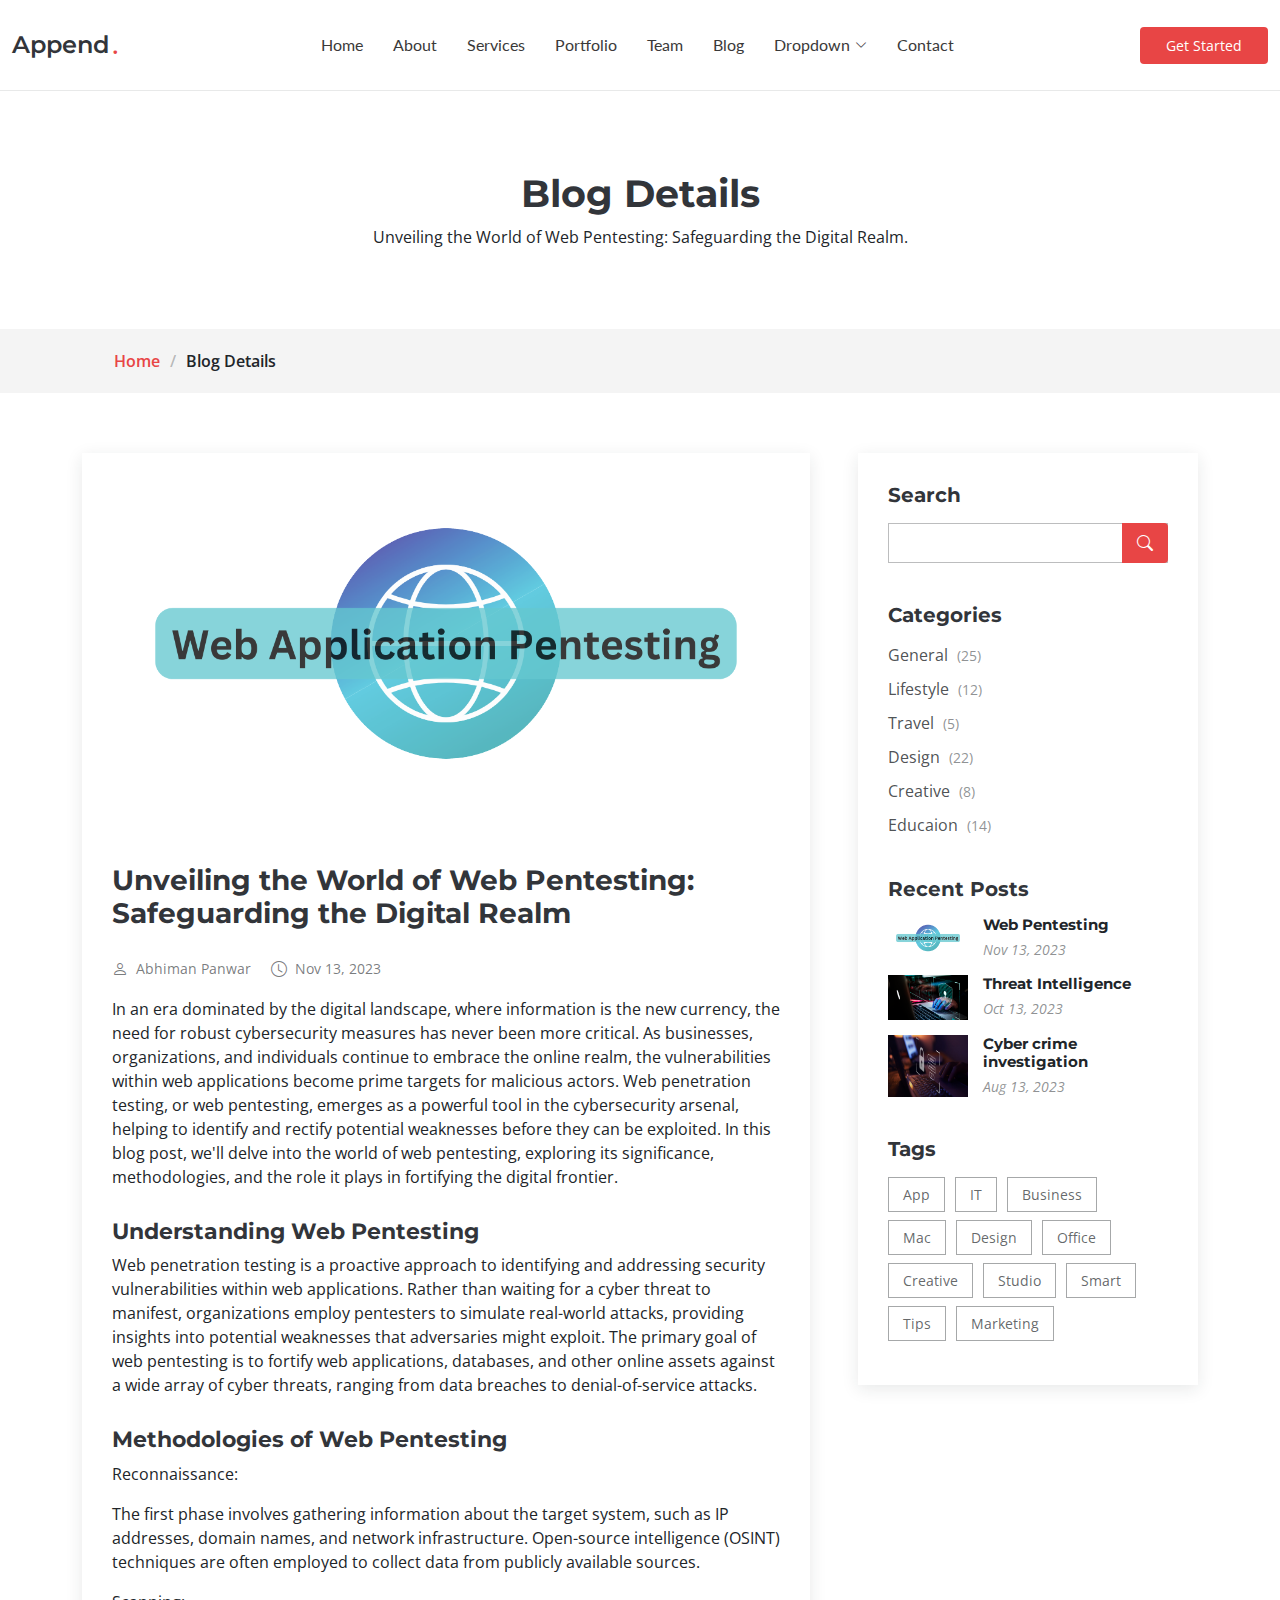
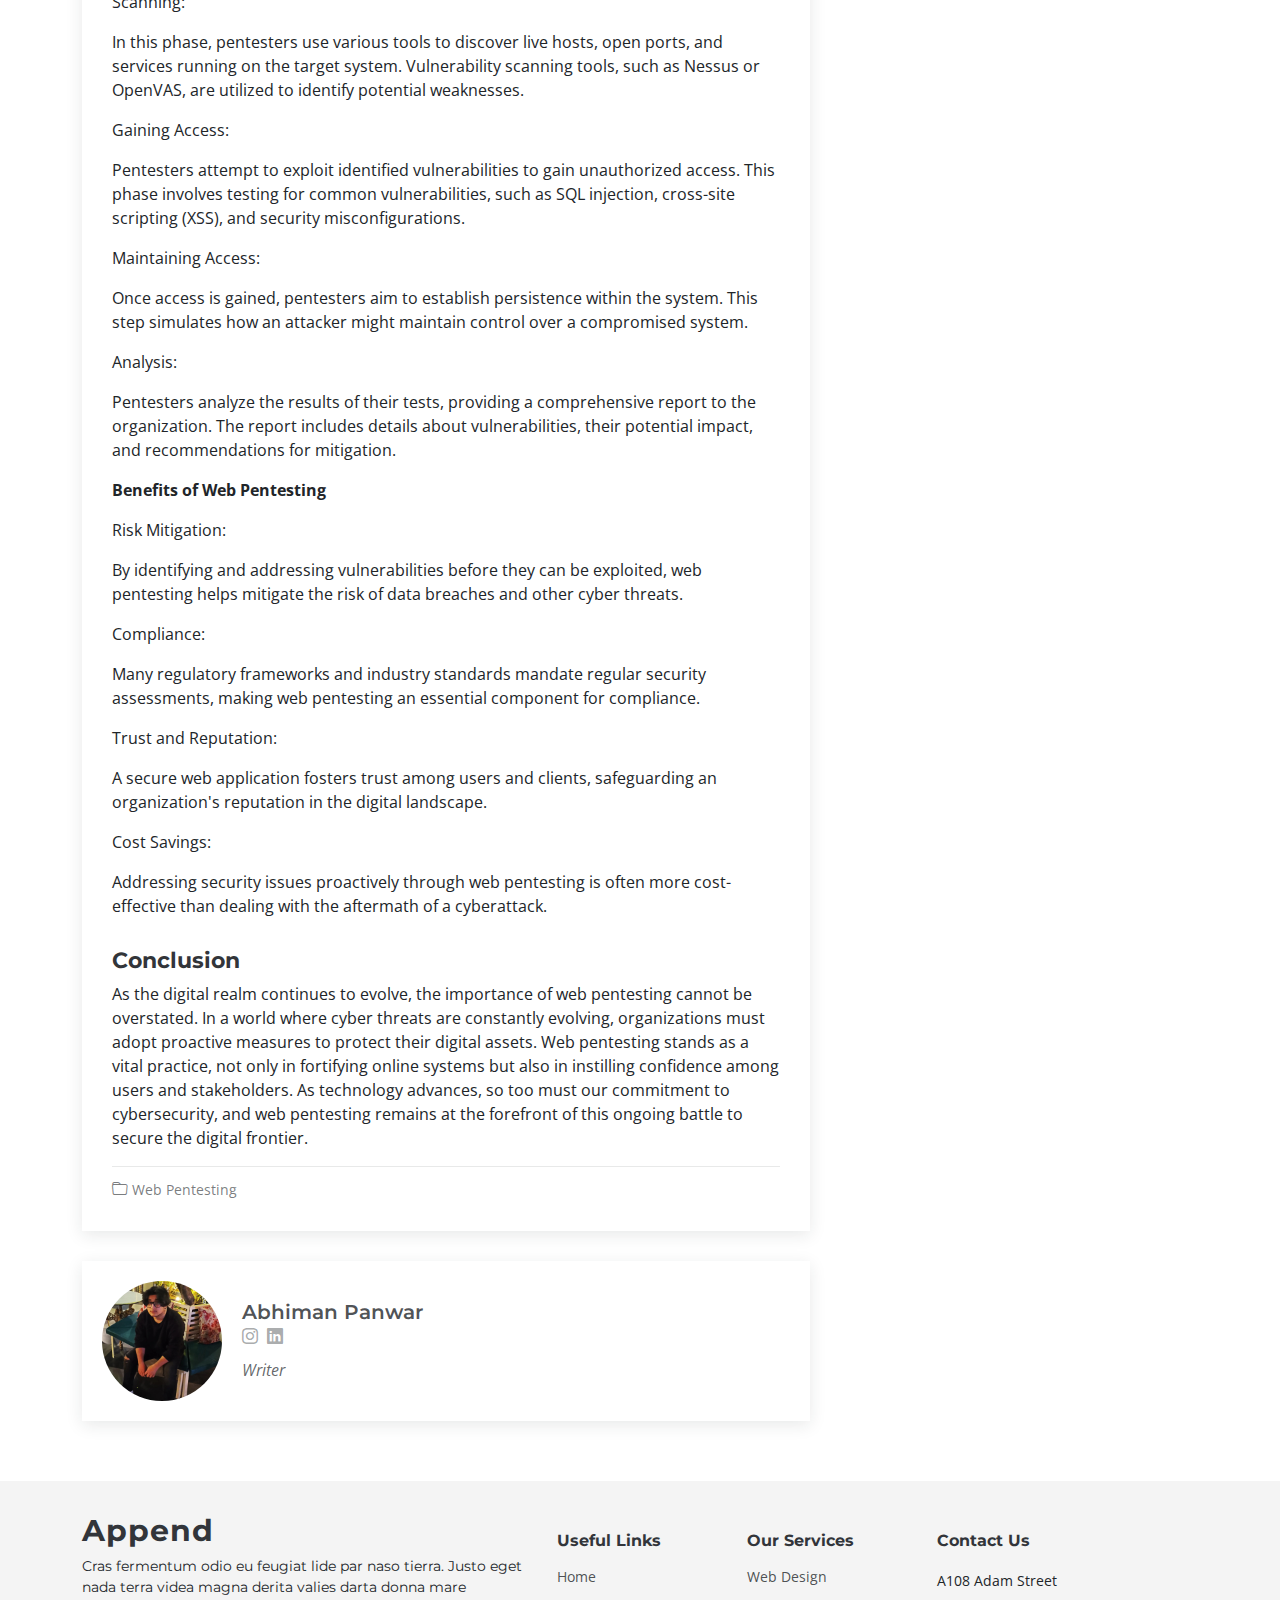
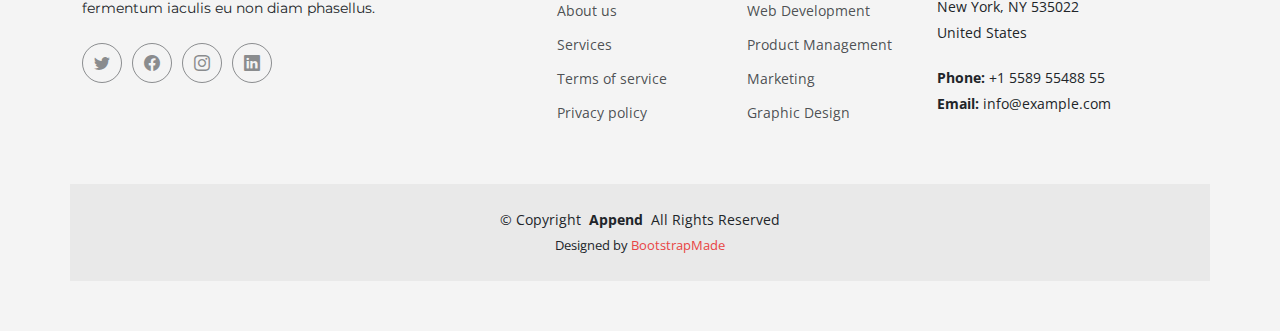
<file: blog-details.html>
<!DOCTYPE html>
<html lang="en">

<head>
  <meta charset="utf-8">
  <meta content="width=device-width, initial-scale=1.0" name="viewport">

  <title>Blog Details - Append Bootstrap Temlate</title>
  <meta content="" name="description">
  <meta content="" name="keywords">

  <!-- Favicons -->
  <link href="assets/img/favicon.png" rel="icon">
  <link href="assets/img/apple-touch-icon.png" rel="apple-touch-icon">

  <!-- Fonts -->
  <link href="https://fonts.googleapis.com" rel="preconnect">
  <link href="https://fonts.gstatic.com" rel="preconnect" crossorigin>
  <link href="https://fonts.googleapis.com/css2?family=Open+Sans:ital,wght@0,300;0,400;0,500;0,600;0,700;0,800;1,300;1,400;1,500;1,600;1,700;1,800&family=Montserrat:ital,wght@0,100;0,200;0,300;0,400;0,500;0,600;0,700;0,800;0,900;1,100;1,200;1,300;1,400;1,500;1,600;1,700;1,800;1,900&family=Lato:ital,wght@0,100;0,300;0,400;0,700;0,900;1,100;1,300;1,400;1,700;1,900&display=swap" rel="stylesheet">

  <!-- Vendor CSS Files -->
  <link href="assets/vendor/bootstrap/css/bootstrap.min.css" rel="stylesheet">
  <link href="assets/vendor/bootstrap-icons/bootstrap-icons.css" rel="stylesheet">
  <link href="assets/vendor/glightbox/css/glightbox.min.css" rel="stylesheet">
  <link href="assets/vendor/swiper/swiper-bundle.min.css" rel="stylesheet">
  <link href="assets/vendor/aos/aos.css" rel="stylesheet">

  <!-- Template Main CSS File -->
  <link href="assets/css/main.css" rel="stylesheet">

  <!-- =======================================================
  * Template Name: Append
  * Updated: Sep 18 2023 with Bootstrap v5.3.2
  * Template URL: https://bootstrapmade.com/append-bootstrap-website-template/
  * Author: BootstrapMade.com
  * License: https://bootstrapmade.com/license/
  ======================================================== -->
</head>

<body class="blog-details-page" data-bs-spy="scroll" data-bs-target="#navmenu">

  <!-- ======= Header ======= -->
  <header id="header" class="header sticky-top d-flex align-items-center">
    <div class="container-fluid d-flex align-items-center justify-content-between">

      <a href="index.html" class="logo d-flex align-items-center me-auto me-xl-0">
        <!-- Uncomment the line below if you also wish to use an image logo -->
        <!-- <img src="assets/img/logo.png" alt=""> -->
        <h1>Append</h1>
        <span>.</span>
      </a>

      <!-- Nav Menu -->
      <nav id="navmenu" class="navmenu">
        <ul>
          <li><a href="index.html#hero">Home</a></li>
          <li><a href="index.html#about">About</a></li>
          <li><a href="index.html#services">Services</a></li>
          <li><a href="index.html#portfolio">Portfolio</a></li>
          <li><a href="index.html#team">Team</a></li>
          <li><a href="blog.html">Blog</a></li>
          <li class="dropdown has-dropdown"><a href="#"><span>Dropdown</span> <i class="bi bi-chevron-down"></i></a>
            <ul class="dd-box-shadow">
              <li><a href="#">Dropdown 1</a></li>
              <li class="dropdown has-dropdown"><a href="#"><span>Deep Dropdown</span> <i class="bi bi-chevron-down"></i></a>
                <ul class="dd-box-shadow">
                  <li><a href="#">Deep Dropdown 1</a></li>
                  <li><a href="#">Deep Dropdown 2</a></li>
                  <li><a href="#">Deep Dropdown 3</a></li>
                  <li><a href="#">Deep Dropdown 4</a></li>
                  <li><a href="#">Deep Dropdown 5</a></li>
                </ul>
              </li>
              <li><a href="#">Dropdown 2</a></li>
              <li><a href="#">Dropdown 3</a></li>
              <li><a href="#">Dropdown 4</a></li>
            </ul>
          </li>
          <li><a href="index.html#contact">Contact</a></li>
        </ul>

        <i class="mobile-nav-toggle d-xl-none bi bi-list"></i>
      </nav><!-- End Nav Menu -->

      <a class="btn-getstarted" href="index.html#about">Get Started</a>

    </div>
  </header><!-- End Header -->

  <main id="main">

    <!-- Blog Details Page Title & Breadcrumbs -->
    <div data-aos="fade" class="page-title">
      <div class="heading">
        <div class="container">
          <div class="row d-flex justify-content-center text-center">
            <div class="col-lg-8">
              <h1>Blog Details</h1>
              <p class="mb-0">Unveiling the World of Web Pentesting: Safeguarding the Digital Realm.</p>
            </div>
          </div>
        </div>
      </div>
      <nav class="breadcrumbs">
        <div class="container">
          <ol>
            <li><a href="index.html">Home</a></li>
            <li class="current">Blog Details</li>
          </ol>
        </div>
      </nav>
    </div><!-- End Page Title -->

    <!-- Blog-details Section - Blog Details Page -->
    <section id="blog-details" class="blog-details">

      <div class="container" data-aos="fade-up" data-aos-delay="100">

        <div class="row g-5">

          <div class="col-lg-8">

            <article class="article">

              <div class="post-img">
                <img src="assets\img\webpentesting.jpeg" alt="" class="img-fluid">
              </div>

              <h2 class="title">Unveiling the World of Web Pentesting: Safeguarding the Digital Realm</h2>

              <div class="meta-top">
                <ul>
                  <li class="d-flex align-items-center"><i class="bi bi-person"></i> <a href="blog-details.html">Abhiman Panwar</a></li>
                  <li class="d-flex align-items-center"><i class="bi bi-clock"></i> <a href="blog-details.html"><time datetime="2020-01-01">Nov 13, 2023</time></a></li>
                  
                </ul>
              </div><!-- End meta top -->

              <div class="content">
                <p>
                  In an era dominated by the digital landscape, where information is the new currency, 
                  the need for robust cybersecurity measures has never been more critical. 
                  As businesses, organizations, and individuals continue to embrace the online realm, the vulnerabilities within web applications 
                  become prime targets for malicious actors. Web penetration testing, or web pentesting, emerges 
                  as a powerful tool in the cybersecurity arsenal, helping to identify and rectify potential weaknesses before they can be exploited. 
                  In this blog post, we'll delve into the world of web pentesting, exploring its significance, methodologies, and the role it plays in 
                  fortifying the digital frontier.
                </p>


                <h3>Understanding Web Pentesting</h3>

                <p>
                  Web penetration testing is a proactive approach to identifying and addressing security vulnerabilities within web applications. 
                  Rather than waiting for a cyber threat to manifest, organizations employ pentesters to simulate real-world attacks, providing insights 
                  into potential weaknesses that adversaries might exploit. The primary goal of web pentesting is to fortify web applications, databases,
                   and other online assets against a wide array of cyber threats, ranging from data breaches to denial-of-service attacks.
                </p>
                

                <h3>Methodologies of Web Pentesting</h3>

                <p>
                  Reconnaissance:</p>
                  <p>

                  The first phase involves gathering information about the target system, such as IP addresses, domain names, and network infrastructure.
                  Open-source intelligence (OSINT) techniques are often employed to collect data from publicly available sources.</p>
                  
                  <p>
                  Scanning:
                  </p>
                  
                  <p>
                  In this phase, pentesters use various tools to discover live hosts, open ports, and services running on the target system.
                  Vulnerability scanning tools, such as Nessus or OpenVAS, are utilized to identify potential weaknesses.</p><p>
                  Gaining Access:
                  </p>
                  
                  <p>                  
                  Pentesters attempt to exploit identified vulnerabilities to gain unauthorized access.
                  This phase involves testing for common vulnerabilities, such as SQL injection, cross-site scripting (XSS), and security misconfigurations.
                  </p>
                  
                  <p>
                  Maintaining Access:
                  </p>

                  <p>
                  
                  Once access is gained, pentesters aim to establish persistence within the system.
                  This step simulates how an attacker might maintain control over a compromised system.</p>
                  
                  <p>
                  Analysis:
                  </p>
                  
                  <p>                  
                  Pentesters analyze the results of their tests, providing a comprehensive report to the organization.
                  The report includes details about vulnerabilities, their potential impact, and recommendations for mitigation.</p>
                  
                  <p><b>
                  Benefits of Web Pentesting
                  </b></p>
                  
                  <p>
                  Risk Mitigation:
                  </p>
                  
                  <p>                  
                  By identifying and addressing vulnerabilities before they can be exploited, web pentesting helps mitigate the risk of data breaches 
                  and other cyber threats.</p>
                  
                  <p>
                  Compliance:</p>
                  
                  <p>                  
                  Many regulatory frameworks and industry standards mandate regular security assessments, making web pentesting an essential component for 
                  compliance.</p>
                  
                  <p>
                  Trust and Reputation:</p>
                  
                  <p>                  
                  A secure web application fosters trust among users and clients, safeguarding an organization's reputation in the digital landscape.</p>
                  
                  <p>
                  Cost Savings:</p>
                  
                  <p>                  
                  Addressing security issues proactively through web pentesting is often more cost-effective than dealing with the aftermath of a cyberattack.
                  </p>

                  </p>

                  <h3>Conclusion</h3>

                  <p>
                  As the digital realm continues to evolve, the importance of web pentesting cannot be overstated. 
                  In a world where cyber threats are constantly evolving, organizations must adopt proactive measures to protect their digital assets. 
                  Web pentesting stands as a vital practice, not only in fortifying online systems but also in instilling confidence among users and stakeholders. As technology advances, so too must our commitment to cybersecurity, and web pentesting remains at the forefront of this ongoing battle to secure the digital frontier.
                  </p>

              </div><!-- End post content -->

              <div class="meta-bottom">
                <i class="bi bi-folder"></i>
                <ul class="cats">
                  <li><a href="#">Web Pentesting</a></li>
                </ul>
              </div><!-- End meta bottom -->

            </article><!-- End post article -->

            <div class="blog-author d-flex align-items-center">
              <img src="assets\img\me1.jpg" class="rounded-circle flex-shrink-0" alt="">
              <div>
                <h4>Abhiman Panwar</h4>
                <div class="social-links">                                 
                  <a href="https://www.instagram.com/kroszborg/"><i class="biu bi-instagram"></i></a>
                  <a href="https://www.linkedin.com/in/abhiman-panwar-272aa7228/"><i class="biu bi-linkedin"></i></a>
                </div>
                <p>
                 Writer
                </p>
              </div>
            </div><!-- End post author -->

            

          </div>

          <div class="col-lg-4">

            <div class="sidebar">

              <div class="sidebar-item search-form">
                <h3 class="sidebar-title">Search</h3>
                <form action="" class="mt-3">
                  <input type="text">
                  <button type="submit"><i class="bi bi-search"></i></button>
                </form>
              </div><!-- End sidebar search formn-->

              <div class="sidebar-item categories">
                <h3 class="sidebar-title">Categories</h3>
                <ul class="mt-3">
                  <li><a href="#">General <span>(25)</span></a></li>
                  <li><a href="#">Lifestyle <span>(12)</span></a></li>
                  <li><a href="#">Travel <span>(5)</span></a></li>
                  <li><a href="#">Design <span>(22)</span></a></li>
                  <li><a href="#">Creative <span>(8)</span></a></li>
                  <li><a href="#">Educaion <span>(14)</span></a></li>
                </ul>
              </div><!-- End sidebar categories-->

              <div class="sidebar-item recent-posts">
                <h3 class="sidebar-title">Recent Posts</h3>

                <div class="post-item">
                  <img src="assets\img\webpentesting.jpeg" alt="" class="flex-shrink-0">
                  <div>
                    <h4><a href="blog-details.html">Web Pentesting</a></h4>
                    <time datetime="2020-01-01">Nov 13, 2023</time>
                  </div>
                </div><!-- End recent post item-->

                <div class="post-item">
                  <img src="assets\img\picc.jpg" alt="" class="flex-shrink-0">
                  <div>
                    <h4><a href="blog-details-1.html">Threat Intelligence</a></h4>
                    <time datetime="2020-01-01">Oct 13, 2023</time>
                  </div>
                </div><!-- End recent post item-->

                <div class="post-item">
                  <img src="assets\img\pox.jpg" alt="" class="flex-shrink-0">
                  <div>
                    <h4><a href="blog-details-2.html">Cyber crime investigation</a></h4>
                    <time datetime="2020-01-01">Aug 13, 2023</time>
                  </div>
                </div><!-- End recent post item-->
                
              </div><!-- End sidebar recent posts-->

              <div class="sidebar-item tags">
                <h3 class="sidebar-title">Tags</h3>
                <ul class="mt-3">
                  <li><a href="#">App</a></li>
                  <li><a href="#">IT</a></li>
                  <li><a href="#">Business</a></li>
                  <li><a href="#">Mac</a></li>
                  <li><a href="#">Design</a></li>
                  <li><a href="#">Office</a></li>
                  <li><a href="#">Creative</a></li>
                  <li><a href="#">Studio</a></li>
                  <li><a href="#">Smart</a></li>
                  <li><a href="#">Tips</a></li>
                  <li><a href="#">Marketing</a></li>
                </ul>
              </div><!-- End sidebar tags-->

            </div><!-- End Sidebar -->

          </div>

        </div>

      </div>

    </section><!-- End Blog-details Section -->

  </main>

  <!-- ======= Footer ======= -->
  <footer id="footer" class="footer">

    <div class="container footer-top">
      <div class="row gy-4">
        <div class="col-lg-5 col-md-12 footer-about">
          <a href="index.html" class="logo d-flex align-items-center">
            <span>Append</span>
          </a>
          <p>Cras fermentum odio eu feugiat lide par naso tierra. Justo eget nada terra videa magna derita valies darta donna mare fermentum iaculis eu non diam phasellus.</p>
          <div class="social-links d-flex mt-4">
            <a href=""><i class="bi bi-twitter"></i></a>
            <a href=""><i class="bi bi-facebook"></i></a>
            <a href=""><i class="bi bi-instagram"></i></a>
            <a href=""><i class="bi bi-linkedin"></i></a>
          </div>
        </div>

        <div class="col-lg-2 col-6 footer-links">
          <h4>Useful Links</h4>
          <ul>
            <li><a href="#">Home</a></li>
            <li><a href="#">About us</a></li>
            <li><a href="#">Services</a></li>
            <li><a href="#">Terms of service</a></li>
            <li><a href="#">Privacy policy</a></li>
          </ul>
        </div>

        <div class="col-lg-2 col-6 footer-links">
          <h4>Our Services</h4>
          <ul>
            <li><a href="#">Web Design</a></li>
            <li><a href="#">Web Development</a></li>
            <li><a href="#">Product Management</a></li>
            <li><a href="#">Marketing</a></li>
            <li><a href="#">Graphic Design</a></li>
          </ul>
        </div>

        <div class="col-lg-3 col-md-12 footer-contact text-center text-md-start">
          <h4>Contact Us</h4>
          <p>A108 Adam Street</p>
          <p>New York, NY 535022</p>
          <p>United States</p>
          <p class="mt-4"><strong>Phone:</strong> <span>+1 5589 55488 55</span></p>
          <p><strong>Email:</strong> <span>info@example.com</span></p>
        </div>

      </div>
    </div>

    <div class="container copyright text-center mt-4">
      <p>&copy; <span>Copyright</span> <strong class="px-1">Append</strong> <span>All Rights Reserved</span></p>
      <div class="credits">
        <!-- All the links in the footer should remain intact. -->
        <!-- You can delete the links only if you've purchased the pro version. -->
        <!-- Licensing information: https://bootstrapmade.com/license/ -->
        <!-- Purchase the pro version with working PHP/AJAX contact form: [buy-url] -->
        Designed by <a href="https://bootstrapmade.com/">BootstrapMade</a>
      </div>
    </div>

  </footer><!-- End Footer -->

  <!-- Scroll Top Button -->
  <a href="#" id="scroll-top" class="scroll-top d-flex align-items-center justify-content-center"><i class="bi bi-arrow-up-short"></i></a>

  <!-- Preloader -->
  <div id="preloader">
    <div></div>
    <div></div>
    <div></div>
    <div></div>
  </div>

  <!-- Vendor JS Files -->
  <script src="assets/vendor/bootstrap/js/bootstrap.bundle.min.js"></script>
  <script src="assets/vendor/glightbox/js/glightbox.min.js"></script>
  <script src="assets/vendor/purecounter/purecounter_vanilla.js"></script>
  <script src="assets/vendor/isotope-layout/isotope.pkgd.min.js"></script>
  <script src="assets/vendor/swiper/swiper-bundle.min.js"></script>
  <script src="assets/vendor/aos/aos.js"></script>
  <script src="assets/vendor/php-email-form/validate.js"></script>

  <!-- Template Main JS File -->
  <script src="assets/js/main.js"></script>

</body>

</html>
</file>
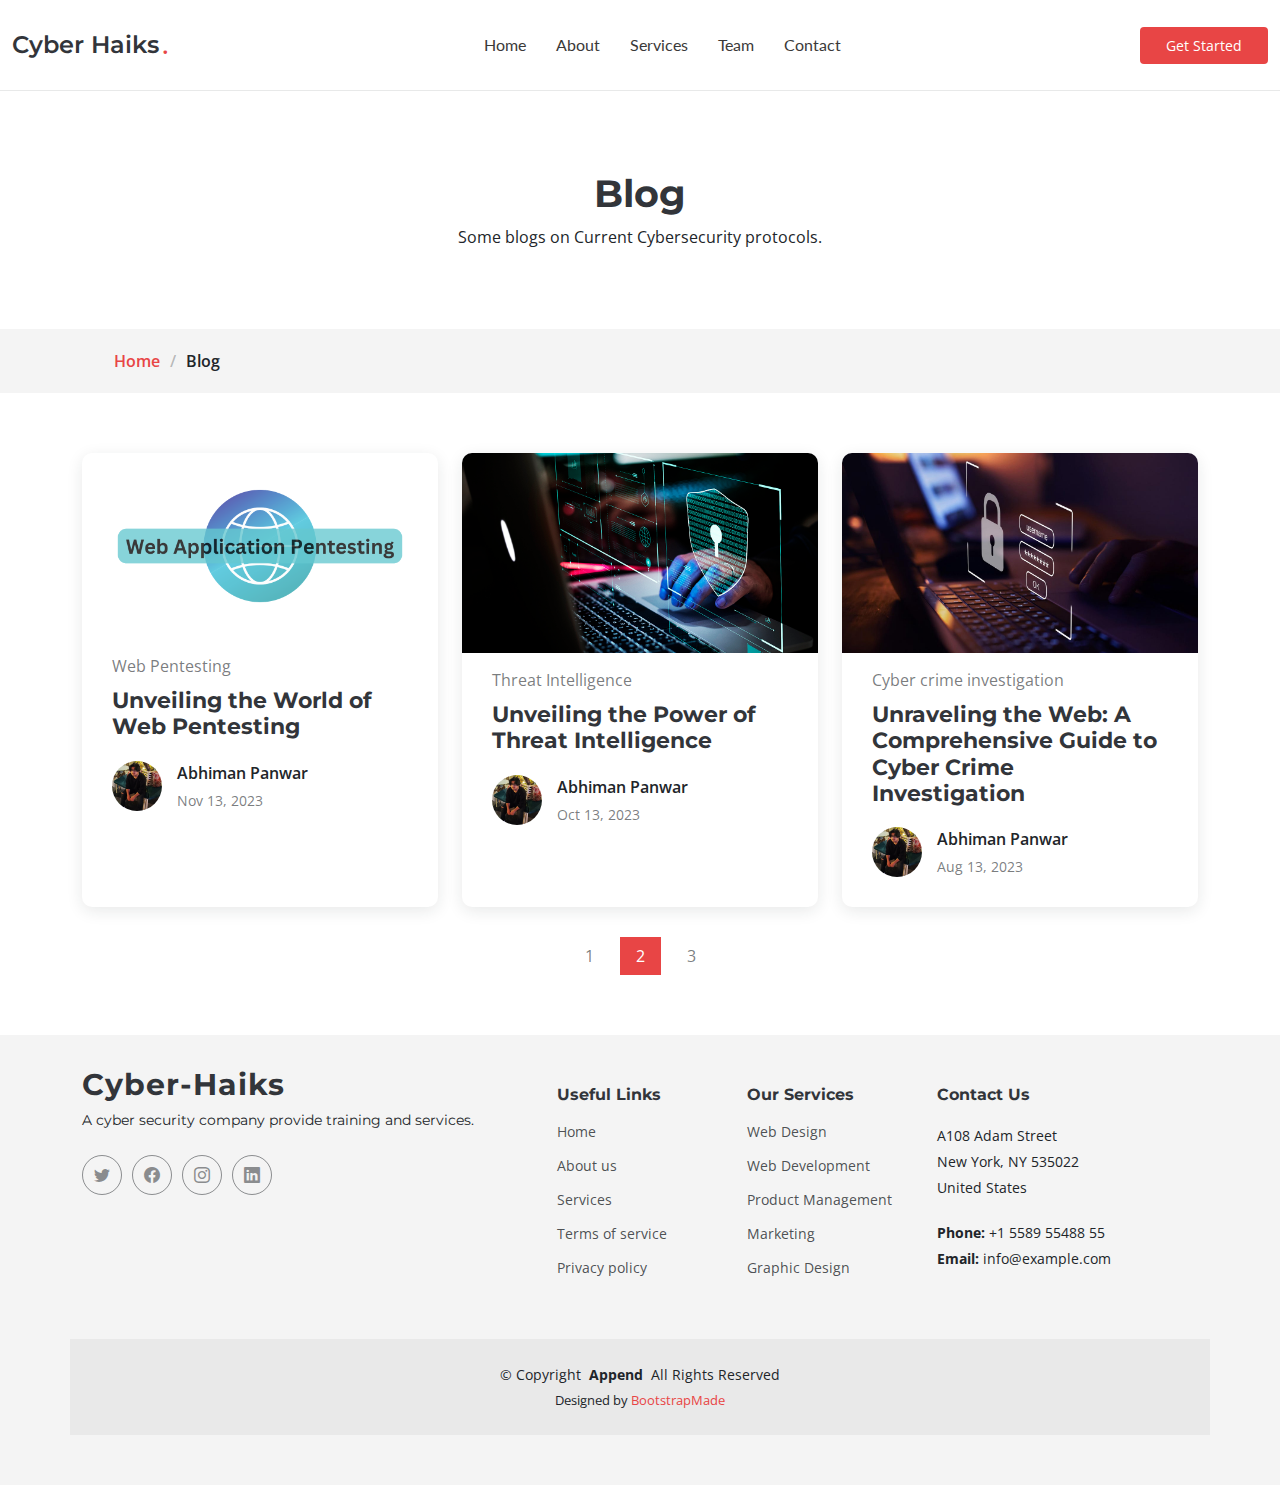
<file: blog.html>
<!DOCTYPE html>
<html lang="en">

<head>
  <meta charset="utf-8">
  <meta content="width=device-width, initial-scale=1.0" name="viewport">

  <title>Blog -Cyber-Haiks</title>
  <meta content="" name="description">
  <meta content="" name="keywords">

  <!-- Favicons -->
  <link href="assets/img/favicon.png" rel="icon">
  <link href="assets/img/apple-touch-icon.png" rel="apple-touch-icon">

  <!-- Fonts -->
  <link href="https://fonts.googleapis.com" rel="preconnect">
  <link href="https://fonts.gstatic.com" rel="preconnect" crossorigin>
  <link href="https://fonts.googleapis.com/css2?family=Open+Sans:ital,wght@0,300;0,400;0,500;0,600;0,700;0,800;1,300;1,400;1,500;1,600;1,700;1,800&family=Montserrat:ital,wght@0,100;0,200;0,300;0,400;0,500;0,600;0,700;0,800;0,900;1,100;1,200;1,300;1,400;1,500;1,600;1,700;1,800;1,900&family=Lato:ital,wght@0,100;0,300;0,400;0,700;0,900;1,100;1,300;1,400;1,700;1,900&display=swap" rel="stylesheet">

  <!-- Vendor CSS Files -->
  <link href="assets/vendor/bootstrap/css/bootstrap.min.css" rel="stylesheet">
  <link href="assets/vendor/bootstrap-icons/bootstrap-icons.css" rel="stylesheet">
  <link href="assets/vendor/glightbox/css/glightbox.min.css" rel="stylesheet">
  <link href="assets/vendor/swiper/swiper-bundle.min.css" rel="stylesheet">
  <link href="assets/vendor/aos/aos.css" rel="stylesheet">

  <!-- Template Main CSS File -->
  <link href="assets/css/main.css" rel="stylesheet">

  <!-- =======================================================
  * Template Name: Append
  * Updated: Sep 18 2023 with Bootstrap v5.3.2
  * Template URL: https://bootstrapmade.com/append-bootstrap-website-template/
  * Author: BootstrapMade.com
  * License: https://bootstrapmade.com/license/
  ======================================================== -->
</head>

<body class="blog-page" data-bs-spy="scroll" data-bs-target="#navmenu">

  <!-- ======= Header ======= -->
  <header id="header" class="header sticky-top d-flex align-items-center">
    <div class="container-fluid d-flex align-items-center justify-content-between">

      <a href="index.html" class="logo d-flex align-items-center me-auto me-xl-0">
        <!-- Uncomment the line below if you also wish to use an image logo -->
        <!-- <img src="assets/img/logo.png" alt=""> -->
        <h1>Cyber Haiks</h1>
        <span>.</span>
      </a>

      <!-- Nav Menu -->
      <nav id="navmenu" class="navmenu">
        <ul>
          <li><a href="index.html#hero">Home</a></li>
          <li><a href="index.html#about">About</a></li>
          <li><a href="index.html#services">Services</a></li>
          <li><a href="index.html#team">Team</a></li>
          
          </li>
          <li><a href="index.html#contact">Contact</a></li>
        </ul>

        <i class="mobile-nav-toggle d-xl-none bi bi-list"></i>
      </nav><!-- End Nav Menu -->

      <a class="btn-getstarted" href="index.html#about">Get Started</a>

    </div>
  </header><!-- End Header -->

  <main id="main">

    <!-- Blog Page Title & Breadcrumbs -->
    <div data-aos="fade" class="page-title">
      <div class="heading">
        <div class="container">
          <div class="row d-flex justify-content-center text-center">
            <div class="col-lg-8">
              <h1>Blog</h1>
              <p class="mb-0">Some blogs on Current Cybersecurity protocols.</p>
            </div>
          </div>
        </div>
      </div>
      <nav class="breadcrumbs">
        <div class="container">
          <ol>
            <li><a href="index.html">Home</a></li>
            <li class="current">Blog</li>
          </ol>
        </div>
      </nav>
    </div><!-- End Page Title -->

    <!-- Blog Section - Blog Page -->
    <section id="blog" class="blog">

      <div class="container" data-aos="fade-up" data-aos-delay="100">

        <div class="row gy-4 posts-list">

          <div class="col-xl-4 col-lg-6">
            <article>

              <div class="post-img">
                <img src="assets\img\webpentesting.jpeg" alt="" class="img-fluid">
              </div>

              <p class="post-category">Web Pentesting</p>

              <h2 class="title">
                <a href="blog-details.html">Unveiling the World of Web Pentesting</a>
              </h2>

              <div class="d-flex align-items-center">
                <img src="assets\img\me1.jpg" alt="" class="img-fluid post-author-img flex-shrink-0">
                <div class="post-meta">
                  <p class="post-author">Abhiman Panwar</p>
                  <p class="post-date">
                    <time datetime="2022-01-01">Nov 13, 2023</time>
                  </p>
                </div>
              </div>

            </article>
          </div><!-- End post list item -->

          <div class="col-xl-4 col-lg-6">
            <article>

              <div class="post-img">
                <img src="assets\img\picc.jpg" alt="" class="img-fluid">
              </div>

              <p class="post-category">Threat Intelligence</p>

              <h2 class="title">
                <a href="blog-details-1.html">Unveiling the Power of Threat Intelligence</a>
              </h2>

              <div class="d-flex align-items-center">
                <img src="assets\img\me1.jpg" alt="" class="img-fluid post-author-img flex-shrink-0">
                <div class="post-meta">
                  <p class="post-author">Abhiman Panwar</p>
                  <p class="post-date">
                    <time datetime="2022-01-01">Oct 13, 2023</time>
                  </p>
                </div>
              </div>

            </article>
          </div><!-- End post list item -->

          

          <div class="col-xl-4 col-lg-6">
            <article>

              <div class="post-img">
                <img src="assets\img\pox.jpg" alt="" class="img-fluid">
              </div>

              <p class="post-category">Cyber crime investigation</p>

              <h2 class="title">
                <a href="blog-details-2.html">Unraveling the Web: A Comprehensive Guide to Cyber Crime Investigation</a>
              </h2>

              <div class="d-flex align-items-center">
                <img src="assets\img\me1.jpg" alt="" class="img-fluid post-author-img flex-shrink-0">
                <div class="post-meta">
                  <p class="post-author">Abhiman Panwar</p>
                  <p class="post-date">
                    <time datetime="2022-01-01">Aug 13, 2023</time>
                  </p>
                </div>
              </div>

            </article>
          </div><!-- End post list item -->

          
          </div><!-- End post list item -->

        </div><!-- End blog posts list -->

        <div class="pagination d-flex justify-content-center">
          <ul>
            <li><a href="#">1</a></li>
            <li class="active"><a href="#">2</a></li>
            <li><a href="#">3</a></li>
          </ul>
        </div><!-- End pagination -->

      </div>

    </section><!-- End Blog Section -->

  </main>

  <!-- ======= Footer ======= -->
  <footer id="footer" class="footer">

    <div class="container footer-top">
      <div class="row gy-4">
        <div class="col-lg-5 col-md-12 footer-about">
          <a href="index.html" class="logo d-flex align-items-center">
            <span>Cyber-Haiks</span>
          </a>
          <p>A cyber security company provide training and services.</p>
          <div class="social-links d-flex mt-4">
            <a href=""><i class="bi bi-twitter"></i></a>
            <a href=""><i class="bi bi-facebook"></i></a>
            <a href=""><i class="bi bi-instagram"></i></a>
            <a href=""><i class="bi bi-linkedin"></i></a>
          </div>
        </div>

        <div class="col-lg-2 col-6 footer-links">
          <h4>Useful Links</h4>
          <ul>
            <li><a href="#">Home</a></li>
            <li><a href="#">About us</a></li>
            <li><a href="#">Services</a></li>
            <li><a href="#">Terms of service</a></li>
            <li><a href="#">Privacy policy</a></li>
          </ul>
        </div>

        <div class="col-lg-2 col-6 footer-links">
          <h4>Our Services</h4>
          <ul>
            <li><a href="#">Web Design</a></li>
            <li><a href="#">Web Development</a></li>
            <li><a href="#">Product Management</a></li>
            <li><a href="#">Marketing</a></li>
            <li><a href="#">Graphic Design</a></li>
          </ul>
        </div>

        <div class="col-lg-3 col-md-12 footer-contact text-center text-md-start">
          <h4>Contact Us</h4>
          <p>A108 Adam Street</p>
          <p>New York, NY 535022</p>
          <p>United States</p>
          <p class="mt-4"><strong>Phone:</strong> <span>+1 5589 55488 55</span></p>
          <p><strong>Email:</strong> <span>info@example.com</span></p>
        </div>

      </div>
    </div>

    <div class="container copyright text-center mt-4">
      <p>&copy; <span>Copyright</span> <strong class="px-1">Append</strong> <span>All Rights Reserved</span></p>
      <div class="credits">
        <!-- All the links in the footer should remain intact. -->
        <!-- You can delete the links only if you've purchased the pro version. -->
        <!-- Licensing information: https://bootstrapmade.com/license/ -->
        <!-- Purchase the pro version with working PHP/AJAX contact form: [buy-url] -->
        Designed by <a href="https://bootstrapmade.com/">BootstrapMade</a>
      </div>
    </div>

  </footer><!-- End Footer -->

  <!-- Scroll Top Button -->
  <a href="#" id="scroll-top" class="scroll-top d-flex align-items-center justify-content-center"><i class="bi bi-arrow-up-short"></i></a>

  <!-- Preloader -->
  <div id="preloader">
    <div></div>
    <div></div>
    <div></div>
    <div></div>
  </div>

  <!-- Vendor JS Files -->
  <script src="assets/vendor/bootstrap/js/bootstrap.bundle.min.js"></script>
  <script src="assets/vendor/glightbox/js/glightbox.min.js"></script>
  <script src="assets/vendor/purecounter/purecounter_vanilla.js"></script>
  <script src="assets/vendor/isotope-layout/isotope.pkgd.min.js"></script>
  <script src="assets/vendor/swiper/swiper-bundle.min.js"></script>
  <script src="assets/vendor/aos/aos.js"></script>
  <script src="assets/vendor/php-email-form/validate.js"></script>

  <!-- Template Main JS File -->
  <script src="assets/js/main.js"></script>

</body>

</html>
</file>
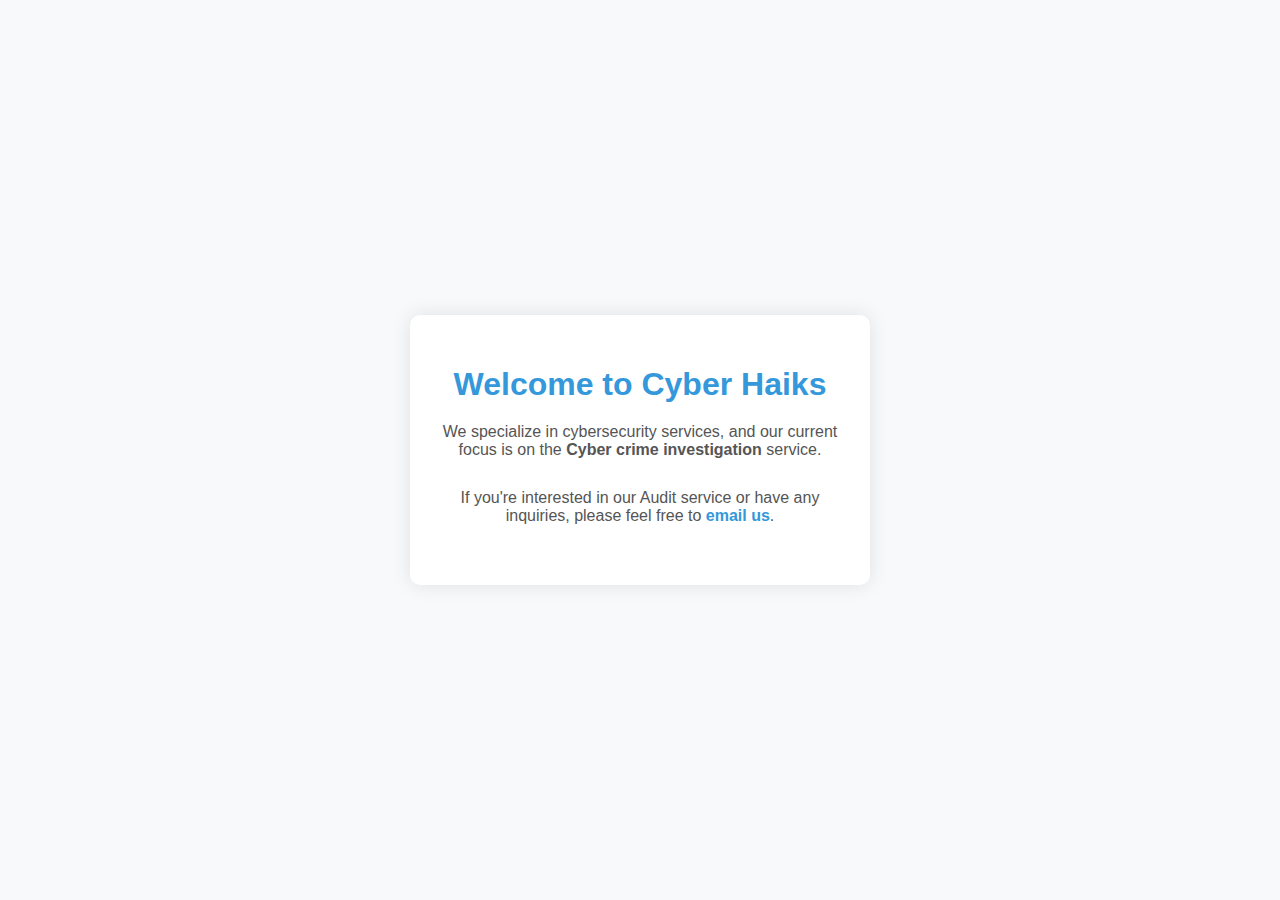
<file: crime.html>
<!DOCTYPE html>
<html lang="en">

<head>
    <meta charset="UTF-8">
    <meta name="viewport" content="width=device-width, initial-scale=1.0">
    <title>Cyber Haiks - Audit Service</title>
    <style>
        body {
            font-family: 'Segoe UI', Tahoma, Geneva, Verdana, sans-serif;
            background-color: #f8f9fa;
            margin: 0;
            padding: 0;
            display: flex;
            align-items: center;
            justify-content: center;
            min-height: 100vh;
        }

        .container {
            background-color: #ffffff;
            border-radius: 10px;
            box-shadow: 0 0 20px rgba(0, 0, 0, 0.1);
            padding: 30px;
            width: 80%;
            max-width: 400px;
            text-align: center;
        }

        h1 {
            color: #3498db;
            margin-bottom: 20px;
        }

        p {
            color: #555;
            margin-bottom: 30px;
        }

        a {
            text-decoration: none;
            color: #3498db;
            font-weight: bold;
        }

        a:hover {
            color: #21618c;
        }
    </style>
</head>

<body>
    <div class="container">
        <h1>Welcome to Cyber Haiks</h1>
        <p>We specialize in cybersecurity services, and our current focus is on the <strong>Cyber crime investigation</strong> service.</p>
        <p>If you're interested in our Audit service or have any inquiries, please feel free to <a href="mailto:cyberhaiks308@gmail.com">email us</a>.</p>
    </div>
</body>

</html>
</file>
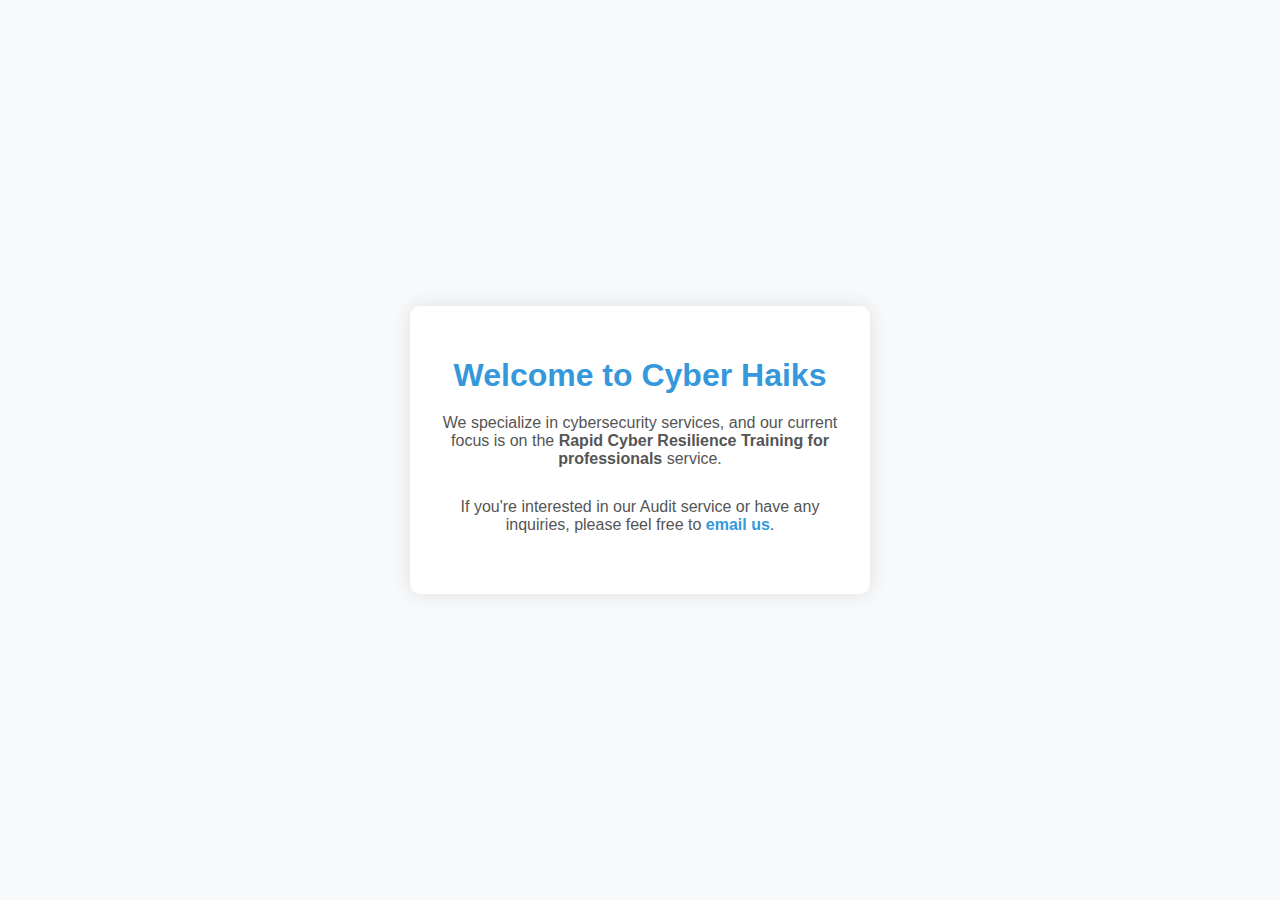
<file: Cyber.html>
<!DOCTYPE html>
<html lang="en">

<head>
    <meta charset="UTF-8">
    <meta name="viewport" content="width=device-width, initial-scale=1.0">
    <title>Cyber Haiks - Audit Service</title>
    <style>
        body {
            font-family: 'Segoe UI', Tahoma, Geneva, Verdana, sans-serif;
            background-color: #f8f9fa;
            margin: 0;
            padding: 0;
            display: flex;
            align-items: center;
            justify-content: center;
            min-height: 100vh;
        }

        .container {
            background-color: #ffffff;
            border-radius: 10px;
            box-shadow: 0 0 20px rgba(0, 0, 0, 0.1);
            padding: 30px;
            width: 80%;
            max-width: 400px;
            text-align: center;
        }

        h1 {
            color: #3498db;
            margin-bottom: 20px;
        }

        p {
            color: #555;
            margin-bottom: 30px;
        }

        a {
            text-decoration: none;
            color: #3498db;
            font-weight: bold;
        }

        a:hover {
            color: #21618c;
        }
    </style>
</head>

<body>
    <div class="container">
        <h1>Welcome to Cyber Haiks</h1>
        <p>We specialize in cybersecurity services, and our current focus is on the <strong>Rapid Cyber Resilience Training for professionals</strong> service.</p>
        <p>If you're interested in our Audit service or have any inquiries, please feel free to <a href="mailto:cyberhaiks308@gmail.com">email us</a>.</p>
    </div>
</body>

</html>
</file>
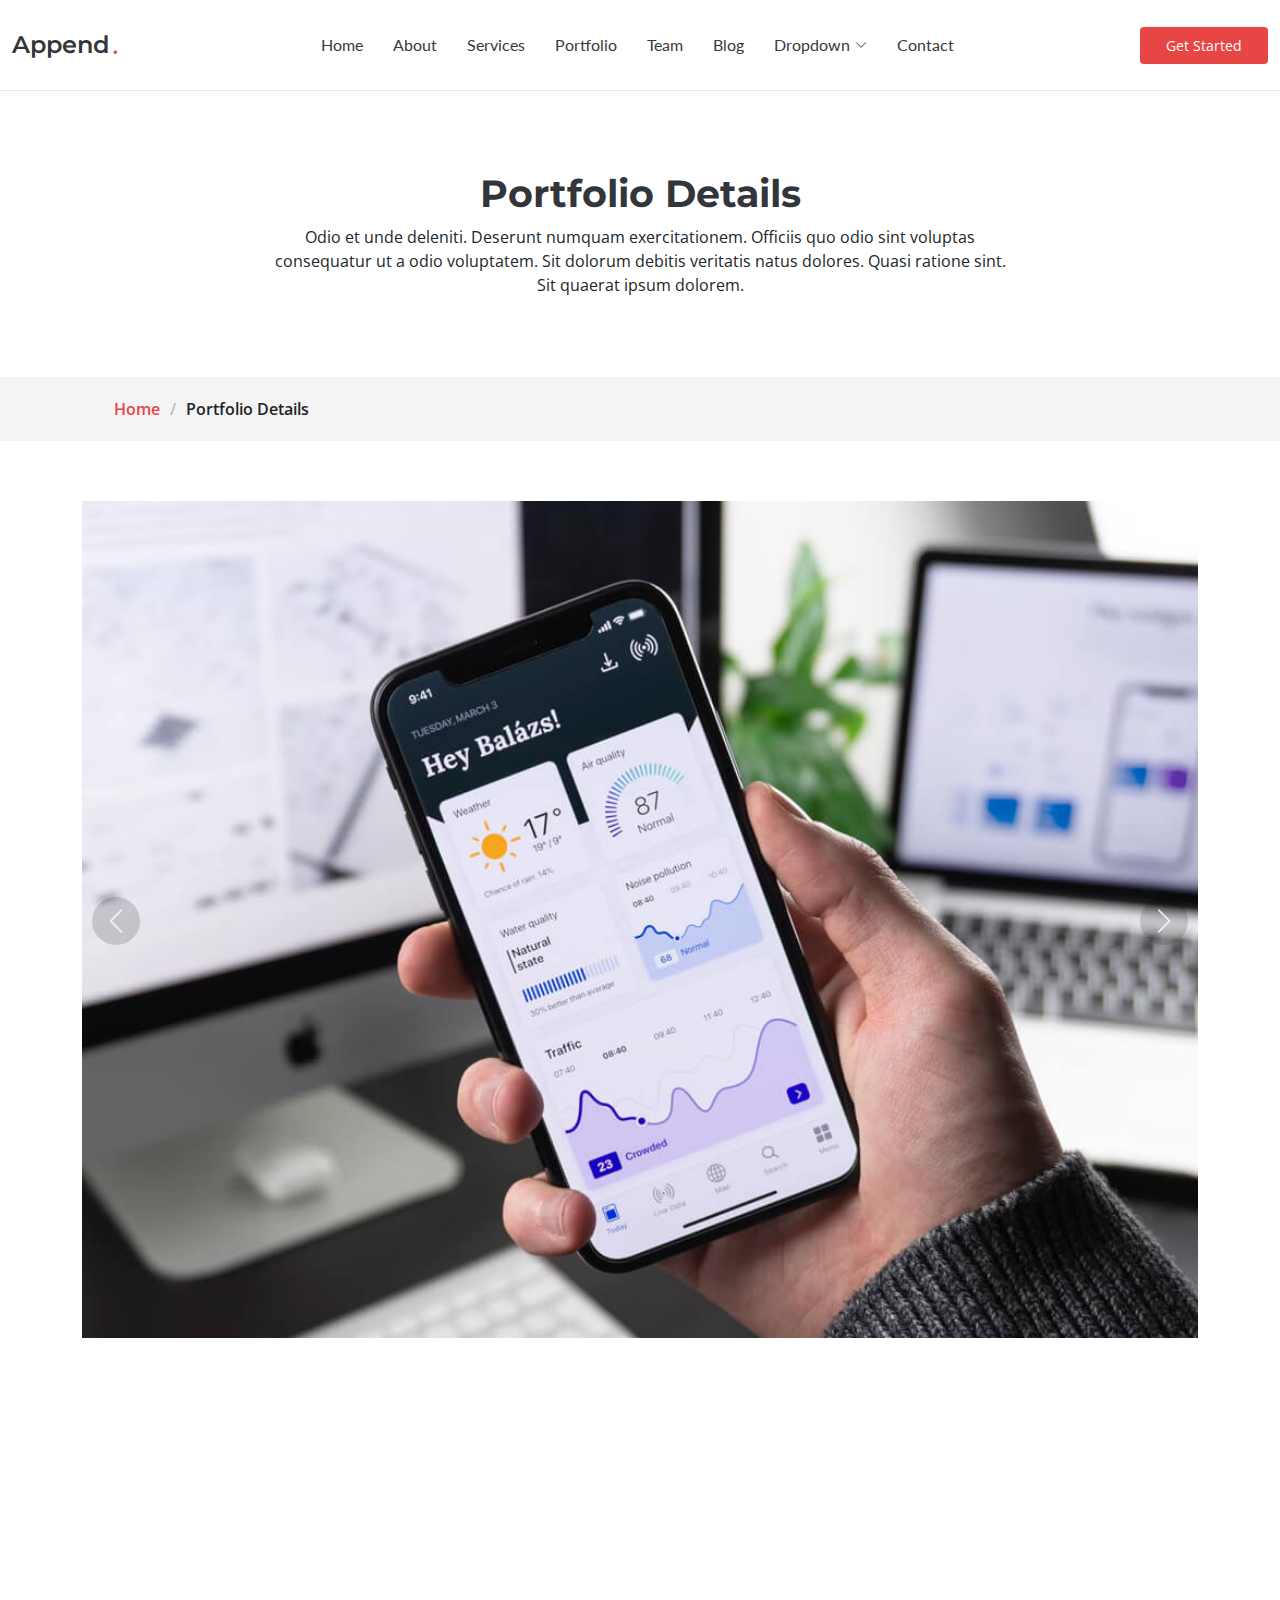
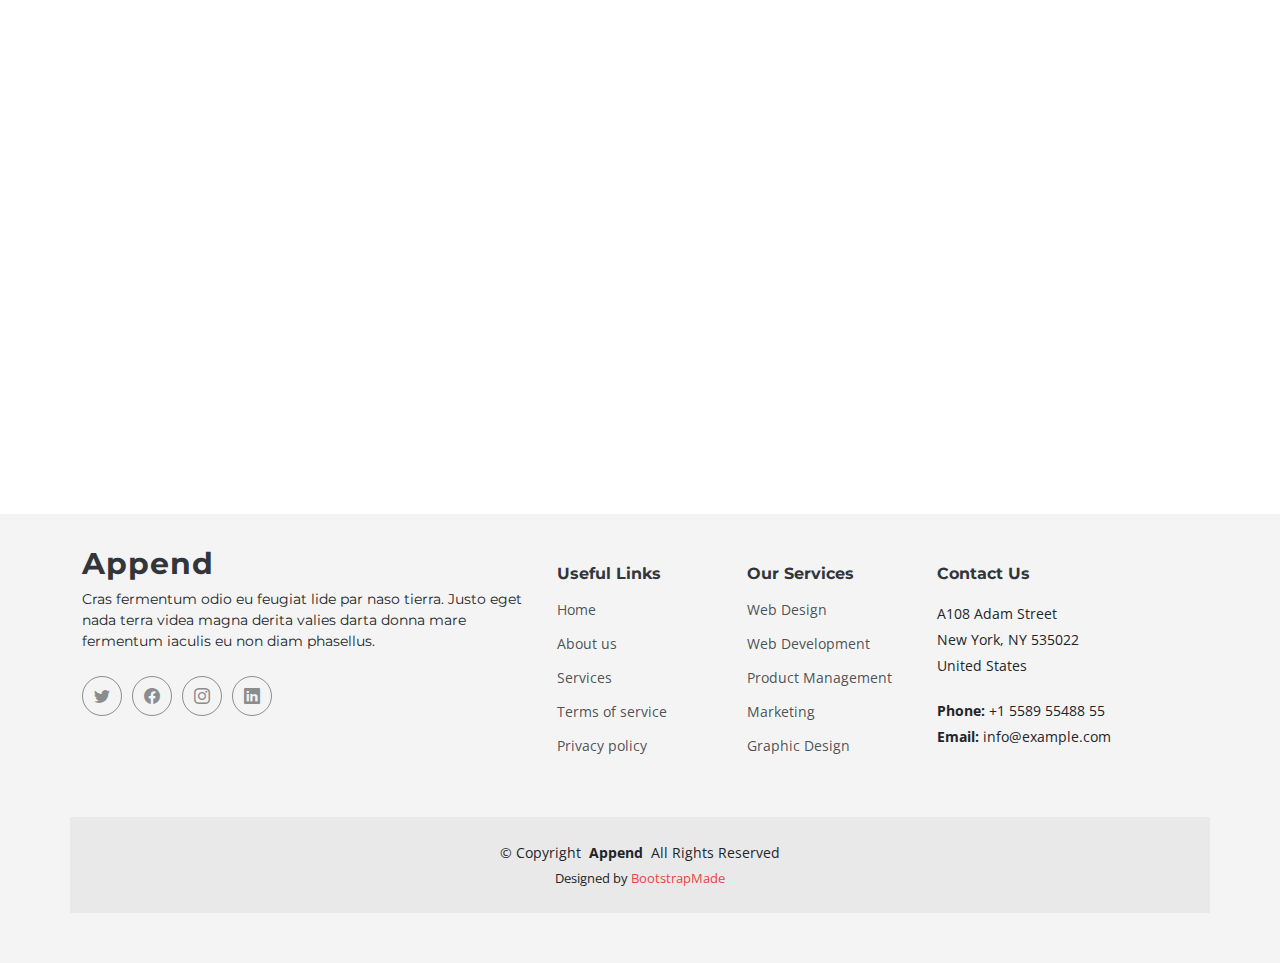
<file: portfolio-details.html>
<!DOCTYPE html>
<html lang="en">

<head>
  <meta charset="utf-8">
  <meta content="width=device-width, initial-scale=1.0" name="viewport">

  <title>Portfolio Details - Append Bootstrap Temlate</title>
  <meta content="" name="description">
  <meta content="" name="keywords">

  <!-- Favicons -->
  <link href="assets/img/favicon.png" rel="icon">
  <link href="assets/img/apple-touch-icon.png" rel="apple-touch-icon">

  <!-- Fonts -->
  <link href="https://fonts.googleapis.com" rel="preconnect">
  <link href="https://fonts.gstatic.com" rel="preconnect" crossorigin>
  <link href="https://fonts.googleapis.com/css2?family=Open+Sans:ital,wght@0,300;0,400;0,500;0,600;0,700;0,800;1,300;1,400;1,500;1,600;1,700;1,800&family=Montserrat:ital,wght@0,100;0,200;0,300;0,400;0,500;0,600;0,700;0,800;0,900;1,100;1,200;1,300;1,400;1,500;1,600;1,700;1,800;1,900&family=Lato:ital,wght@0,100;0,300;0,400;0,700;0,900;1,100;1,300;1,400;1,700;1,900&display=swap" rel="stylesheet">

  <!-- Vendor CSS Files -->
  <link href="assets/vendor/bootstrap/css/bootstrap.min.css" rel="stylesheet">
  <link href="assets/vendor/bootstrap-icons/bootstrap-icons.css" rel="stylesheet">
  <link href="assets/vendor/glightbox/css/glightbox.min.css" rel="stylesheet">
  <link href="assets/vendor/swiper/swiper-bundle.min.css" rel="stylesheet">
  <link href="assets/vendor/aos/aos.css" rel="stylesheet">

  <!-- Template Main CSS File -->
  <link href="assets/css/main.css" rel="stylesheet">

  <!-- =======================================================
  * Template Name: Append
  * Updated: Sep 18 2023 with Bootstrap v5.3.2
  * Template URL: https://bootstrapmade.com/append-bootstrap-website-template/
  * Author: BootstrapMade.com
  * License: https://bootstrapmade.com/license/
  ======================================================== -->
</head>

<body class="portfolio-details-page" data-bs-spy="scroll" data-bs-target="#navmenu">

  <!-- ======= Header ======= -->
  <header id="header" class="header sticky-top d-flex align-items-center">
    <div class="container-fluid d-flex align-items-center justify-content-between">

      <a href="index.html" class="logo d-flex align-items-center me-auto me-xl-0">
        <!-- Uncomment the line below if you also wish to use an image logo -->
        <!-- <img src="assets/img/logo.png" alt=""> -->
        <h1>Append</h1>
        <span>.</span>
      </a>

      <!-- Nav Menu -->
      <nav id="navmenu" class="navmenu">
        <ul>
          <li><a href="index.html#hero">Home</a></li>
          <li><a href="index.html#about">About</a></li>
          <li><a href="index.html#services">Services</a></li>
          <li><a href="index.html#portfolio">Portfolio</a></li>
          <li><a href="index.html#team">Team</a></li>
          <li><a href="blog.html">Blog</a></li>
          <li class="dropdown has-dropdown"><a href="#"><span>Dropdown</span> <i class="bi bi-chevron-down"></i></a>
            <ul class="dd-box-shadow">
              <li><a href="#">Dropdown 1</a></li>
              <li class="dropdown has-dropdown"><a href="#"><span>Deep Dropdown</span> <i class="bi bi-chevron-down"></i></a>
                <ul class="dd-box-shadow">
                  <li><a href="#">Deep Dropdown 1</a></li>
                  <li><a href="#">Deep Dropdown 2</a></li>
                  <li><a href="#">Deep Dropdown 3</a></li>
                  <li><a href="#">Deep Dropdown 4</a></li>
                  <li><a href="#">Deep Dropdown 5</a></li>
                </ul>
              </li>
              <li><a href="#">Dropdown 2</a></li>
              <li><a href="#">Dropdown 3</a></li>
              <li><a href="#">Dropdown 4</a></li>
            </ul>
          </li>
          <li><a href="index.html#contact">Contact</a></li>
        </ul>

        <i class="mobile-nav-toggle d-xl-none bi bi-list"></i>
      </nav><!-- End Nav Menu -->

      <a class="btn-getstarted" href="index.html#about">Get Started</a>

    </div>
  </header><!-- End Header -->

  <main id="main">

    <!-- Portfolio Details Page Title & Breadcrumbs -->
    <div data-aos="fade" class="page-title">
      <div class="heading">
        <div class="container">
          <div class="row d-flex justify-content-center text-center">
            <div class="col-lg-8">
              <h1>Portfolio Details</h1>
              <p class="mb-0">Odio et unde deleniti. Deserunt numquam exercitationem. Officiis quo odio sint voluptas consequatur ut a odio voluptatem. Sit dolorum debitis veritatis natus dolores. Quasi ratione sint. Sit quaerat ipsum dolorem.</p>
            </div>
          </div>
        </div>
      </div>
      <nav class="breadcrumbs">
        <div class="container">
          <ol>
            <li><a href="index.html">Home</a></li>
            <li class="current">Portfolio Details</li>
          </ol>
        </div>
      </nav>
    </div><!-- End Page Title -->

    <!-- Portfolio-details Section - Portfolio Details Page -->
    <section id="portfolio-details" class="portfolio-details">

      <div class="container" data-aos="fade-up">

        <div class="portfolio-details-slider swiper">
          <template class="swiper-config">
            {
            "loop": true,
            "speed" : 600,
            "autoplay": {
            "delay": 5000
            },
            "slidesPerView": "auto",
            "navigation": {
            "nextEl": ".swiper-button-next",
            "prevEl": ".swiper-button-prev"
            }
            }
          </template>
          <div class="swiper-wrapper align-items-center">

            <div class="swiper-slide">
              <img src="assets/img/portfolio/app-1.jpg" alt="">
            </div>

            <div class="swiper-slide">
              <img src="assets/img/portfolio/product-1.jpg" alt="">
            </div>

            <div class="swiper-slide">
              <img src="assets/img/portfolio/branding-1.jpg" alt="">
            </div>

            <div class="swiper-slide">
              <img src="assets/img/portfolio/books-1.jpg" alt="">
            </div>

          </div>
          <div class="swiper-button-prev"></div>
          <div class="swiper-button-next"></div>
        </div>

        <div class="row justify-content-between gy-4 mt-4">

          <div class="col-lg-8" data-aos="fade-up">
            <div class="portfolio-description">
              <h2>This is an example of portfolio details</h2>
              <p>
                Autem ipsum nam porro corporis rerum. Quis eos dolorem eos itaque inventore commodi labore quia quia. Exercitationem repudiandae officiis neque suscipit non officia eaque itaque enim. Voluptatem officia accusantium nesciunt est omnis tempora consectetur dignissimos. Sequi nulla at esse enim cum deserunt eius.
              </p>
              <p>
                Amet consequatur qui dolore veniam voluptatem voluptatem sit. Non aspernatur atque natus ut cum nam et. Praesentium error dolores rerum minus sequi quia veritatis eum. Eos et doloribus doloremque nesciunt molestiae laboriosam.
              </p>

              <div class="testimonial-item">
                <p>
                  <i class="bi bi-quote quote-icon-left"></i>
                  <span>Export tempor illum tamen malis malis eram quae irure esse labore quem cillum quid cillum eram malis quorum velit fore eram velit sunt aliqua noster fugiat irure amet legam anim culpa.</span>
                  <i class="bi bi-quote quote-icon-right"></i>
                </p>
                <div>
                  <img src="assets/img/testimonials/testimonials-2.jpg" class="testimonial-img" alt="">
                  <h3>Sara Wilsson</h3>
                  <h4>Designer</h4>
                </div>
              </div>

              <p>
                Impedit ipsum quae et aliquid doloribus et voluptatem quasi. Perspiciatis occaecati earum et magnam animi. Quibusdam non qui ea vitae suscipit vitae sunt. Repudiandae incidunt cumque minus deserunt assumenda tempore. Delectus voluptas necessitatibus est.
              </p>

              <p>
                Sunt voluptatum sapiente facilis quo odio aut ipsum repellat debitis. Molestiae et autem libero. Explicabo et quod necessitatibus similique quis dolor eum. Numquam eaque praesentium rem et qui nesciunt.
              </p>

            </div>
          </div>

          <div class="col-lg-3" data-aos="fade-up" data-aos-delay="100">
            <div class="portfolio-info">
              <h3>Project information</h3>
              <ul>
                <li><strong>Category</strong> Web design</li>
                <li><strong>Client</strong> ASU Company</li>
                <li><strong>Project date</strong> 01 March, 2020</li>
                <li><strong>Project URL</strong> <a href="#">www.example.com</a></li>
                <li><a href="#" class="btn-visit align-self-start">Visit Website</a></li>
              </ul>
            </div>
          </div>

        </div>

      </div>

    </section><!-- End Portfolio-details Section -->

  </main>

  <!-- ======= Footer ======= -->
  <footer id="footer" class="footer">

    <div class="container footer-top">
      <div class="row gy-4">
        <div class="col-lg-5 col-md-12 footer-about">
          <a href="index.html" class="logo d-flex align-items-center">
            <span>Append</span>
          </a>
          <p>Cras fermentum odio eu feugiat lide par naso tierra. Justo eget nada terra videa magna derita valies darta donna mare fermentum iaculis eu non diam phasellus.</p>
          <div class="social-links d-flex mt-4">
            <a href=""><i class="bi bi-twitter"></i></a>
            <a href=""><i class="bi bi-facebook"></i></a>
            <a href=""><i class="bi bi-instagram"></i></a>
            <a href=""><i class="bi bi-linkedin"></i></a>
          </div>
        </div>

        <div class="col-lg-2 col-6 footer-links">
          <h4>Useful Links</h4>
          <ul>
            <li><a href="#">Home</a></li>
            <li><a href="#">About us</a></li>
            <li><a href="#">Services</a></li>
            <li><a href="#">Terms of service</a></li>
            <li><a href="#">Privacy policy</a></li>
          </ul>
        </div>

        <div class="col-lg-2 col-6 footer-links">
          <h4>Our Services</h4>
          <ul>
            <li><a href="#">Web Design</a></li>
            <li><a href="#">Web Development</a></li>
            <li><a href="#">Product Management</a></li>
            <li><a href="#">Marketing</a></li>
            <li><a href="#">Graphic Design</a></li>
          </ul>
        </div>

        <div class="col-lg-3 col-md-12 footer-contact text-center text-md-start">
          <h4>Contact Us</h4>
          <p>A108 Adam Street</p>
          <p>New York, NY 535022</p>
          <p>United States</p>
          <p class="mt-4"><strong>Phone:</strong> <span>+1 5589 55488 55</span></p>
          <p><strong>Email:</strong> <span>info@example.com</span></p>
        </div>

      </div>
    </div>

    <div class="container copyright text-center mt-4">
      <p>&copy; <span>Copyright</span> <strong class="px-1">Append</strong> <span>All Rights Reserved</span></p>
      <div class="credits">
        <!-- All the links in the footer should remain intact. -->
        <!-- You can delete the links only if you've purchased the pro version. -->
        <!-- Licensing information: https://bootstrapmade.com/license/ -->
        <!-- Purchase the pro version with working PHP/AJAX contact form: [buy-url] -->
        Designed by <a href="https://bootstrapmade.com/">BootstrapMade</a>
      </div>
    </div>

  </footer><!-- End Footer -->

  <!-- Scroll Top Button -->
  <a href="#" id="scroll-top" class="scroll-top d-flex align-items-center justify-content-center"><i class="bi bi-arrow-up-short"></i></a>

  <!-- Preloader -->
  <div id="preloader">
    <div></div>
    <div></div>
    <div></div>
    <div></div>
  </div>

  <!-- Vendor JS Files -->
  <script src="assets/vendor/bootstrap/js/bootstrap.bundle.min.js"></script>
  <script src="assets/vendor/glightbox/js/glightbox.min.js"></script>
  <script src="assets/vendor/purecounter/purecounter_vanilla.js"></script>
  <script src="assets/vendor/isotope-layout/isotope.pkgd.min.js"></script>
  <script src="assets/vendor/swiper/swiper-bundle.min.js"></script>
  <script src="assets/vendor/aos/aos.js"></script>
  <script src="assets/vendor/php-email-form/validate.js"></script>

  <!-- Template Main JS File -->
  <script src="assets/js/main.js"></script>

</body>

</html>
</file>
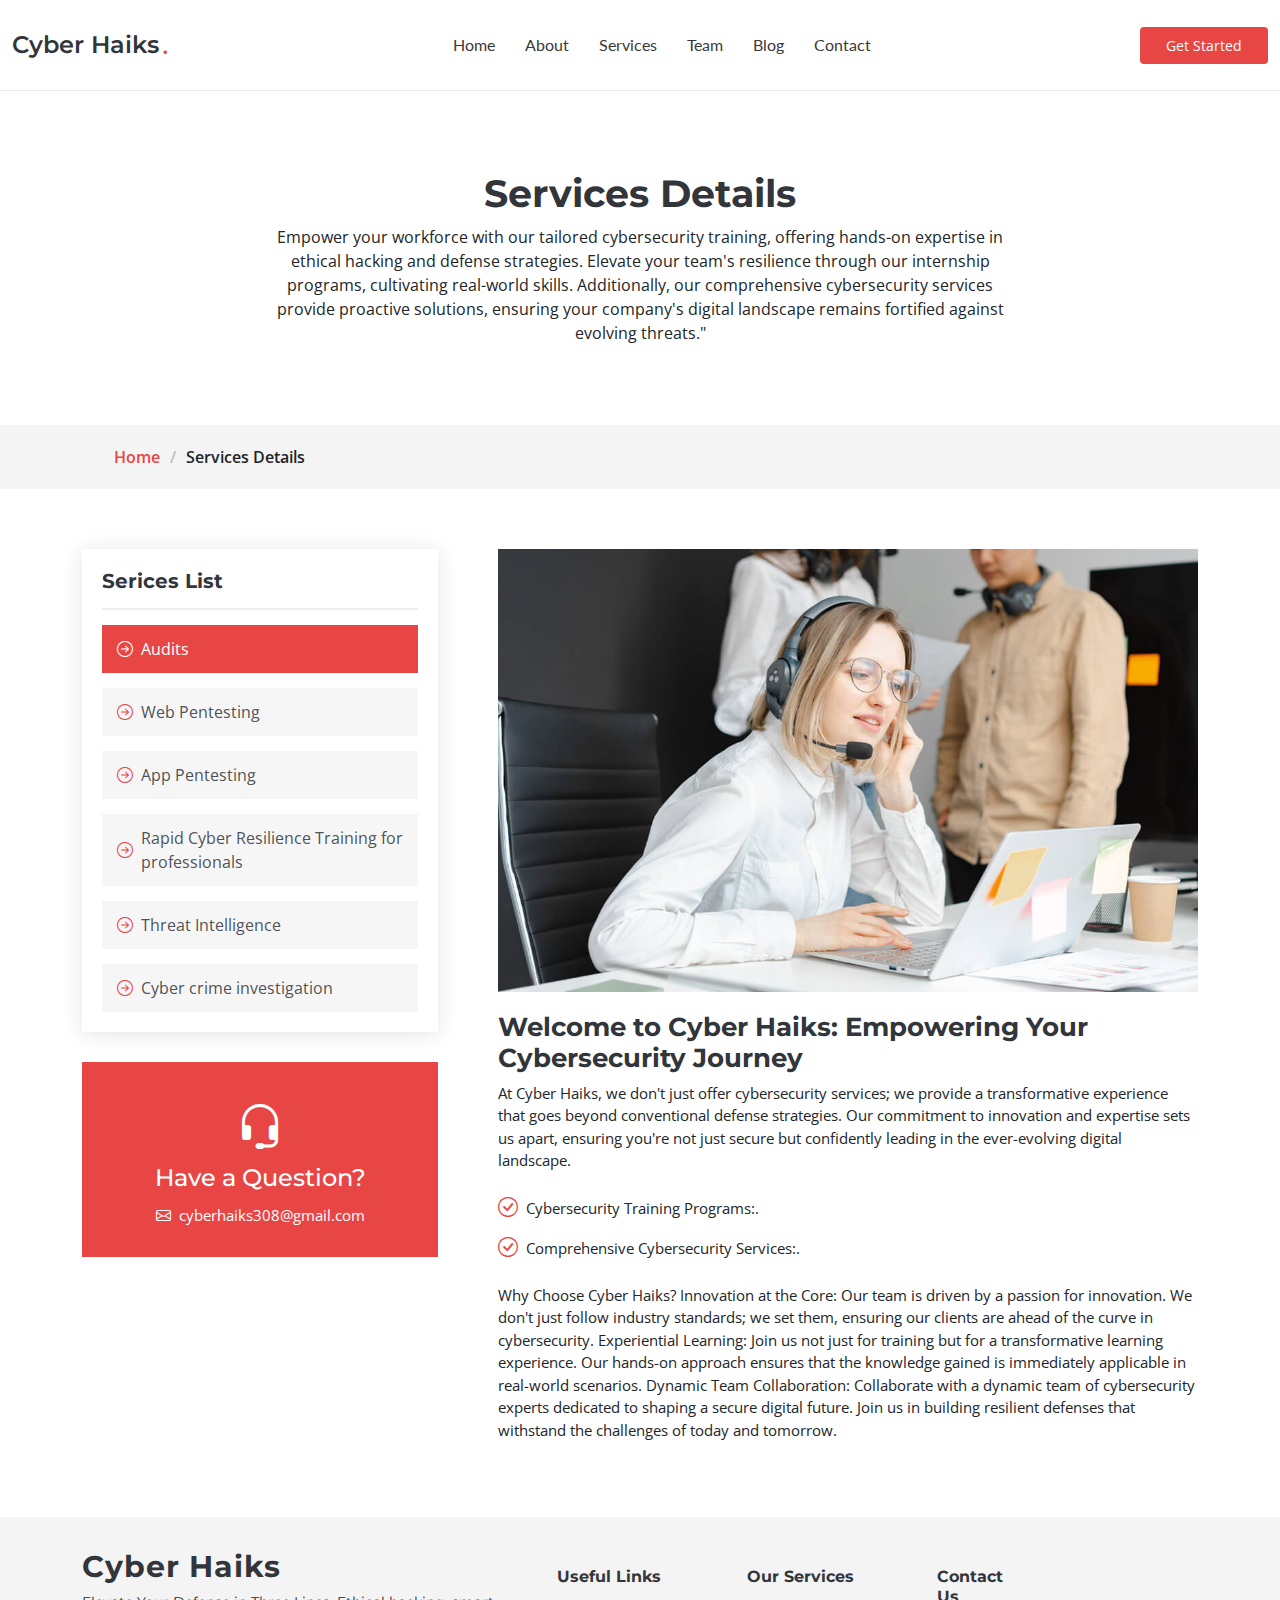
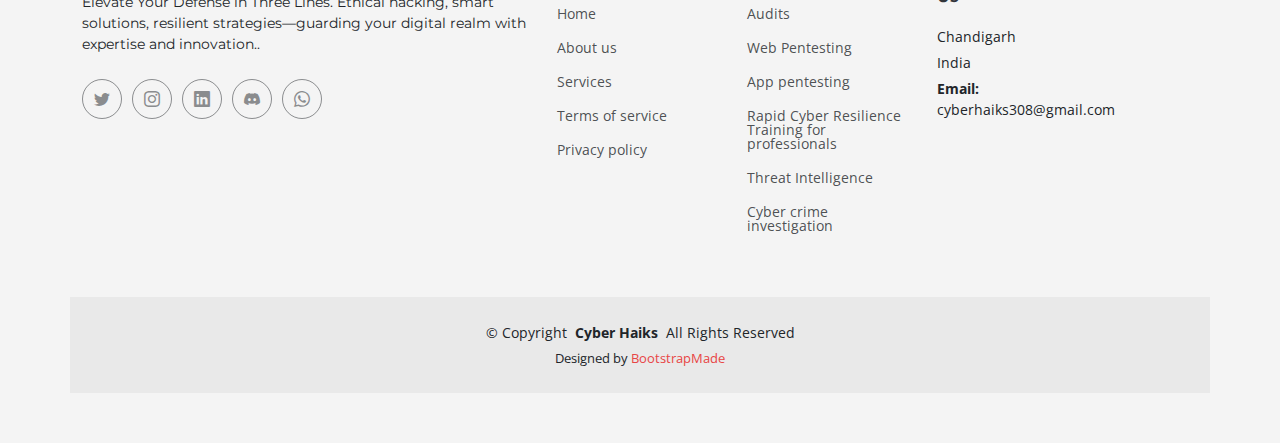
<file: services-details.html>
<!DOCTYPE html>
<html lang="en">

<head>
  <meta charset="utf-8">
  <meta content="width=device-width, initial-scale=1.0" name="viewport">

  <title>Services Details - Append Bootstrap Temlate</title>
  <meta content="" name="description">
  <meta content="" name="keywords">

  <!-- Favicons -->
  <link href="assets/img/favicon.png" rel="icon">
  <link href="assets/img/apple-touch-icon.png" rel="apple-touch-icon">

  <!-- Fonts -->
  <link href="https://fonts.googleapis.com" rel="preconnect">
  <link href="https://fonts.gstatic.com" rel="preconnect" crossorigin>
  <link href="https://fonts.googleapis.com/css2?family=Open+Sans:ital,wght@0,300;0,400;0,500;0,600;0,700;0,800;1,300;1,400;1,500;1,600;1,700;1,800&family=Montserrat:ital,wght@0,100;0,200;0,300;0,400;0,500;0,600;0,700;0,800;0,900;1,100;1,200;1,300;1,400;1,500;1,600;1,700;1,800;1,900&family=Lato:ital,wght@0,100;0,300;0,400;0,700;0,900;1,100;1,300;1,400;1,700;1,900&display=swap" rel="stylesheet">

  <!-- Vendor CSS Files -->
  <link href="assets/vendor/bootstrap/css/bootstrap.min.css" rel="stylesheet">
  <link href="assets/vendor/bootstrap-icons/bootstrap-icons.css" rel="stylesheet">
  <link href="assets/vendor/glightbox/css/glightbox.min.css" rel="stylesheet">
  <link href="assets/vendor/swiper/swiper-bundle.min.css" rel="stylesheet">
  <link href="assets/vendor/aos/aos.css" rel="stylesheet">

  <!-- Template Main CSS File -->
  <link href="assets/css/main.css" rel="stylesheet">

  <!-- =======================================================
  * Template Name: Append
  * Updated: Sep 18 2023 with Bootstrap v5.3.2
  * Template URL: https://bootstrapmade.com/append-bootstrap-website-template/
  * Author: BootstrapMade.com
  * License: https://bootstrapmade.com/license/
  ======================================================== -->
</head>

<body class="services-details-page" data-bs-spy="scroll" data-bs-target="#navmenu">

  <!-- ======= Header ======= -->
  <header id="header" class="header sticky-top d-flex align-items-center">
    <div class="container-fluid d-flex align-items-center justify-content-between">

      <a href="index.html" class="logo d-flex align-items-center me-auto me-xl-0">
        <!-- Uncomment the line below if you also wish to use an image logo -->
        <!-- <img src="assets/img/logo.png" alt=""> -->
        <h1>Cyber Haiks</h1>
        <span>.</span>
      </a>

      <!-- Nav Menu -->
      <nav id="navmenu" class="navmenu">
        <ul>
          <li><a href="index.html#hero">Home</a></li>
          <li><a href="index.html#about">About</a></li>
          <li><a href="index.html#services">Services</a></li>
          <li><a href="index.html#team">Team</a></li>
          <li><a href="blog.html">Blog</a></li>
          
          </li>
          <li><a href="index.html#contact">Contact</a></li>
        </ul>

        <i class="mobile-nav-toggle d-xl-none bi bi-list"></i>
      </nav><!-- End Nav Menu -->

      <a class="btn-getstarted" href="index.html#about">Get Started</a>

    </div>
  </header><!-- End Header -->

  <main id="main">

    <!-- Services Details Page Title & Breadcrumbs -->
    <div data-aos="fade" class="page-title">
      <div class="heading">
        <div class="container">
          <div class="row d-flex justify-content-center text-center">
            <div class="col-lg-8">
              <h1>Services Details</h1>
              <p class="mb-0">Empower your workforce with our tailored cybersecurity training, offering hands-on expertise in ethical hacking and defense strategies. Elevate your team's resilience through our internship programs, cultivating real-world skills. Additionally, our comprehensive cybersecurity services provide proactive solutions, ensuring your company's digital landscape remains fortified against evolving threats."</p>
            </div>
          </div>
        </div>
      </div>
      <nav class="breadcrumbs">
        <div class="container">
          <ol>
            <li><a href="index.html">Home</a></li>
            <li class="current">Services Details</li>
          </ol>
        </div>
      </nav>
    </div><!-- End Page Title -->

    <!-- Service-details Section - Services Details Page -->
    <section id="service-details" class="service-details">

      <div class="container">

        <div class="row gy-5">

          <div class="col-lg-4" data-aos="fade-up" data-aos-delay="100">

            <div class="service-box">
              <h4>Serices List</h4>
              <div class="services-list">
                <a href="audit.html" class="active"><i class="bi bi-arrow-right-circle"></i><span>Audits</span></a>
                <a href="web.html"><i class="bi bi-arrow-right-circle"></i><span>Web Pentesting</span></a>
                <a href="app.html"><i class="bi bi-arrow-right-circle"></i><span>App Pentesting</span></a>
                <a href="Cyber.html"><i class="bi bi-arrow-right-circle"></i><span>Rapid Cyber Resilience Training for professionals</span></a>
                <a href="threat.html"><i class="bi bi-arrow-right-circle"></i><span>Threat Intelligence</span></a>
                <a href="crime.html"><i class="bi bi-arrow-right-circle"></i><span>Cyber crime investigation</span></a>
              </div>
            </div><!-- End Services List -->

            

            <div class="help-box d-flex flex-column justify-content-center align-items-center">
              <i class="bi bi-headset help-icon"></i>
              <h4>Have a Question?</h4>
              <p class="d-flex align-items-center mt-1 mb-0"><i class="bi bi-envelope me-2"></i> <a href="mailto:cyberhaiks308@gmail.com">cyberhaiks308@gmail.com</a></span></p>
            </div>

          </div>

          <div class="col-lg-8 ps-lg-5" data-aos="fade-up" data-aos-delay="200">
            <img src="assets/img/services.jpg" alt="" class="img-fluid services-img">
            <h3>Welcome to Cyber Haiks: Empowering Your Cybersecurity Journey</h3>
            <p>
              At Cyber Haiks, we don't just offer cybersecurity services; we provide a transformative experience that goes beyond conventional defense strategies. Our commitment to innovation and expertise sets us apart, ensuring you're not just secure but confidently leading in the ever-evolving digital landscape.
            </p>
            <ul>
              <li><i class="bi bi-check-circle"></i> <span> Cybersecurity Training Programs:.</span></li>
              <li><i class="bi bi-check-circle"></i> <span>Comprehensive Cybersecurity Services:.</span></li>
              
            </ul>
            <p>
              Why Choose Cyber Haiks?
              Innovation at the Core:
            Our team is driven by a passion for innovation. We don't just follow industry standards; we set them, ensuring our clients are ahead of the curve in cybersecurity.

             Experiential Learning:
            Join us not just for training but for a transformative learning experience. Our hands-on approach ensures that the knowledge gained is immediately applicable in real-world scenarios.

            Dynamic Team Collaboration:
            Collaborate with a dynamic team of cybersecurity experts dedicated to shaping a secure digital future. Join us in building resilient defenses that withstand the challenges of today and tomorrow.
      </p>
            
          </div>

        </div>

      </div>

    </section><!-- End Service-details Section -->

  </main>

  <!-- ======= Footer ======= -->
  <footer id="footer" class="footer">

    <div class="container footer-top">
      <div class="row gy-4">
        <div class="col-lg-5 col-md-12 footer-about">
          <a href="index.html" class="logo d-flex align-items-center">
            <span>Cyber Haiks</span>
          </a>
          <p>Elevate Your Defense in Three Lines. Ethical hacking, smart solutions, resilient strategies—guarding your digital realm with expertise and innovation..</p>
          <div class="social-links d-flex mt-4">
            <a href="https://twitter.com/CyberHaiks308"><i class="bi bi-twitter"></i></a>
            <a href="https://www.instagram.com/cyber_haiks/"><i class="bi bi-instagram"></i></a>
            <a href="https://www.linkedin.com/company/cyber-haiks/"><i class="bi bi-linkedin"></i></a>
            <a href="https://discord.gg/wfG7EYye"><i class="bi bi-discord"></i></a>
            <a href="https://chat.whatsapp.com/FmabaCq9x4MAKsKXzunih2"><i class="bi bi-whatsapp"></i></a>
          </div>
        </div>

        <div class="col-lg-2 col-6 footer-links">
          <h4>Useful Links</h4>
          <ul>
            <li><a href="#">Home</a></li>
            <li><a href="#">About us</a></li>
            <li><a href="#">Services</a></li>
            <li><a href="#">Terms of service</a></li>
            <li><a href="#">Privacy policy</a></li>
          </ul>
        </div>

        <div class="col-lg-2 col-6 footer-links">
          <h4>Our Services</h4>
          <ul>
            <li><a href="#Audits">Audits</a></li>
            <li><a href="#Web Pentesting">Web Pentesting</a></li>
            <li><a href="#App pentesting">App pentesting</a></li>
            <li><a href="#Rapid Cyber Resilience Training for professionals">Rapid Cyber Resilience Training for professionals</a></li>
            <li><a href="#Threat Intelligence">Threat Intelligence</a></li>
            <li><a href="#Cyber crime investigation">Cyber crime investigation</a></li>
          </ul>
        </div>

        <div class="col-lg-3 col-md-12 footer-contact text-center text-md-start">
          <div class="col-lg-3 col-md-12 footer-contact text-center text-md-start">
            <h4>Contact Us</h4>
            <p>Chandigarh</p>
            <p>India</p>
            <p><strong>Email:</strong> <span>cyberhaiks308@gmail.com</span></p>
          </div>
        </div>

      </div>
    </div>

    <div class="container copyright text-center mt-4">
      <p>&copy; <span>Copyright</span> <strong class="px-1">Cyber Haiks</strong> <span>All Rights Reserved</span></p>
      <div class="credits">
        <!-- All the links in the footer should remain intact. -->
        <!-- You can delete the links only if you've purchased the pro version. -->
        <!-- Licensing information: https://bootstrapmade.com/license/ -->
        <!-- Purchase the pro version with working PHP/AJAX contact form: [buy-url] -->
        Designed by <a href="https://bootstrapmade.com/">BootstrapMade</a>
      </div>
    </div>

  </footer><!-- End Footer -->

  <!-- Scroll Top Button -->
  <a href="#" id="scroll-top" class="scroll-top d-flex align-items-center justify-content-center"><i class="bi bi-arrow-up-short"></i></a>

  <!-- Preloader -->
  <div id="preloader">
    <div></div>
    <div></div>
    <div></div>
    <div></div>
  </div>

  <!-- Vendor JS Files -->
  <script src="assets/vendor/bootstrap/js/bootstrap.bundle.min.js"></script>
  <script src="assets/vendor/glightbox/js/glightbox.min.js"></script>
  <script src="assets/vendor/purecounter/purecounter_vanilla.js"></script>
  <script src="assets/vendor/isotope-layout/isotope.pkgd.min.js"></script>
  <script src="assets/vendor/swiper/swiper-bundle.min.js"></script>
  <script src="assets/vendor/aos/aos.js"></script>
  <script src="assets/vendor/php-email-form/validate.js"></script>

  <!-- Template Main JS File -->
  <script src="assets/js/main.js"></script>

</body>

</html>
</file>
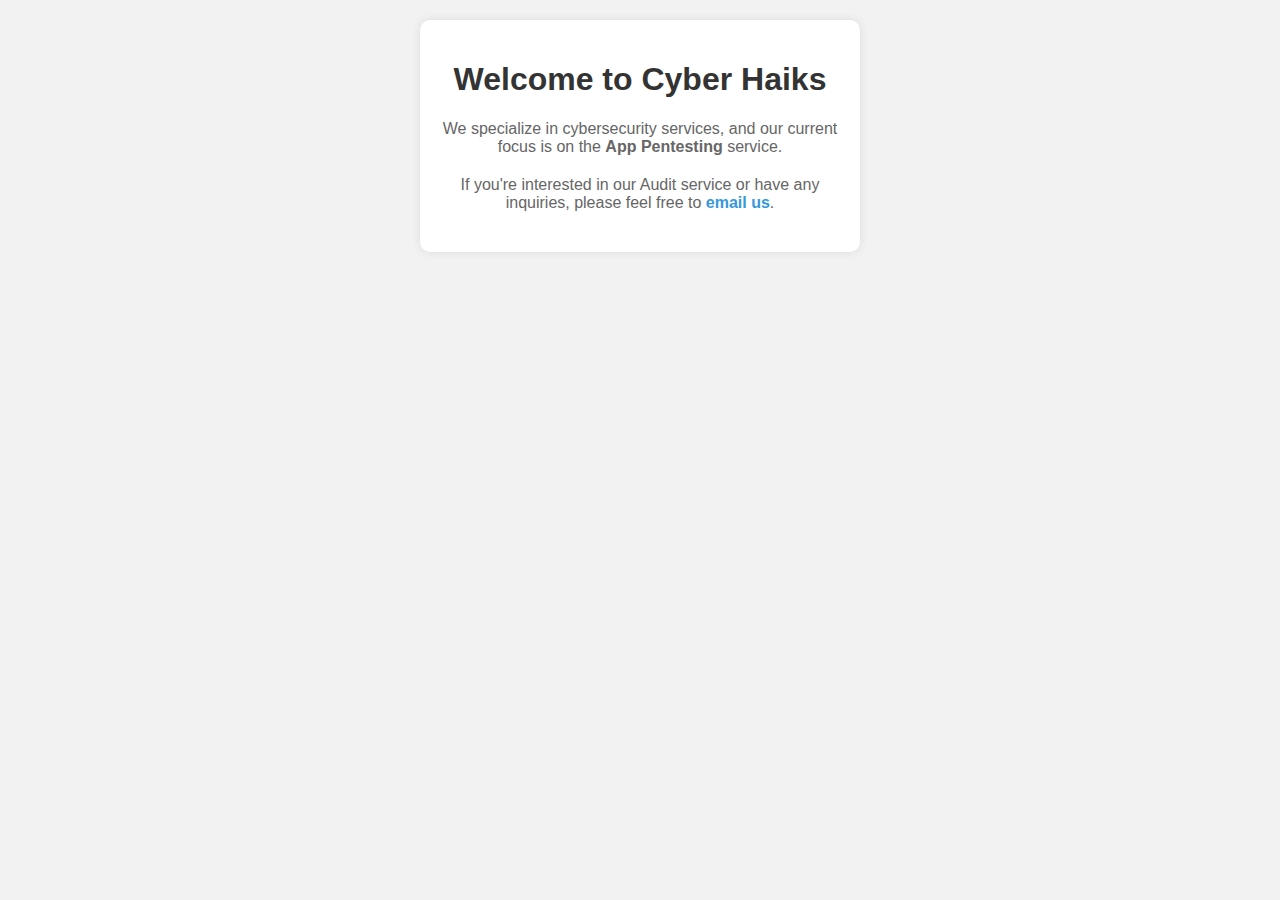
<file: threat.html>
<!DOCTYPE html>
<html lang="en">

<head>
    <meta charset="UTF-8">
    <meta name="viewport" content="width=device-width, initial-scale=1.0">
    <title>Cyber Haiks - Audit Service</title>
    <style>
        body {
            font-family: Arial, sans-serif;
            background-color: #f2f2f2;
            text-align: center;
            margin: 0;
            padding: 20px;
        }

        .container {
            background-color: #fff;
            border-radius: 10px;
            box-shadow: 0 0 10px rgba(0, 0, 0, 0.1);
            padding: 20px;
            max-width: 400px;
            margin: auto;
        }

        h1 {
            color: #333;
        }

        p {
            color: #666;
            margin-bottom: 20px;
        }

        a {
            text-decoration: none;
            color: #3498db;
            font-weight: bold;
        }
    </style>
</head>

<body>
    <div class="container">
        <h1>Welcome to Cyber Haiks</h1>
        <p>We specialize in cybersecurity services, and our current focus is on the <strong>App Pentesting</strong> service.</p>
        <p>If you're interested in our Audit service or have any inquiries, please feel free to <a href="mailto:cyberhaiks308@gmail.com">email us</a>.</p>
    </div>
</body>

</html>
</file>
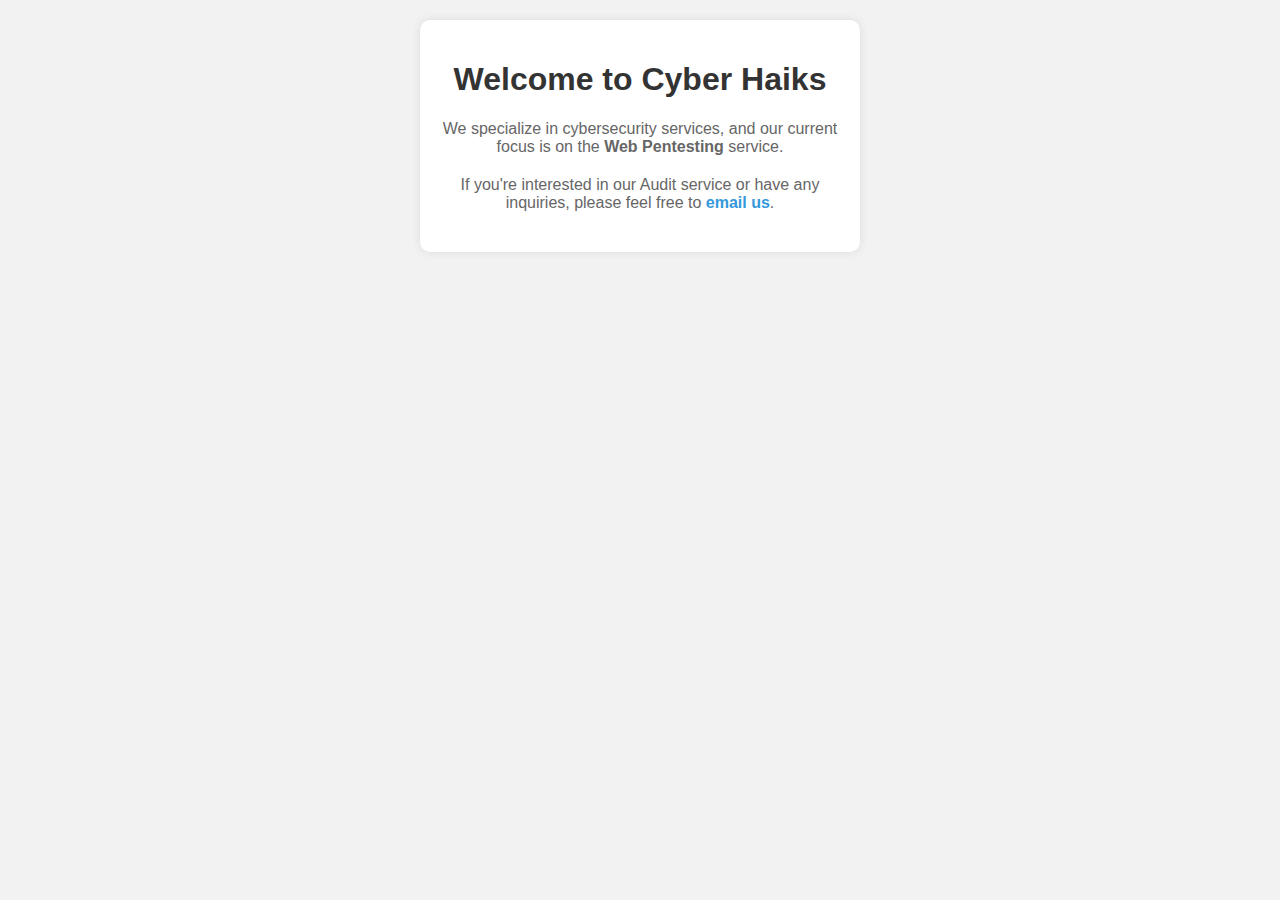
<file: web.html>
<!DOCTYPE html>
<html lang="en">

<head>
    <meta charset="UTF-8">
    <meta name="viewport" content="width=device-width, initial-scale=1.0">
    <title>Cyber Haiks - Audit Service</title>
    <style>
        body {
            font-family: Arial, sans-serif;
            background-color: #f2f2f2;
            text-align: center;
            margin: 0;
            padding: 20px;
        }

        .container {
            background-color: #fff;
            border-radius: 10px;
            box-shadow: 0 0 10px rgba(0, 0, 0, 0.1);
            padding: 20px;
            max-width: 400px;
            margin: auto;
        }

        h1 {
            color: #333;
        }

        p {
            color: #666;
            margin-bottom: 20px;
        }

        a {
            text-decoration: none;
            color: #3498db;
            font-weight: bold;
        }
    </style>
</head>

<body>
    <div class="container">
        <h1>Welcome to Cyber Haiks</h1>
        <p>We specialize in cybersecurity services, and our current focus is on the <strong>Web Pentesting</strong> service.</p>
        <p>If you're interested in our Audit service or have any inquiries, please feel free to <a href="mailto:cyberhaiks308@gmail.com">email us</a>.</p>
    </div>
</body>

</html>
</file>
<file: assets/css/main.css>
/**
* Template Name: Append
* Updated: Sep 18 2023 with Bootstrap v5.3.2
* Template URL: https://bootstrapmade.com/append-bootstrap-website-template/
* Author: BootstrapMade.com
* License: https://bootstrapmade.com/license/
*/

/*--------------------------------------------------------------
# Font & Color Variables
# Help: https://bootstrapmade.com/color-system/
--------------------------------------------------------------*/
/* Fonts */
:root {
  --default-font: "Open Sans", system-ui, -apple-system, "Segoe UI", Roboto, "Helvetica Neue", Arial, "Noto Sans", "Liberation Sans", sans-serif, "Apple Color Emoji", "Segoe UI Emoji", "Segoe UI Symbol", "Noto Color Emoji";
  --heading-font: "Montserrat", sans-serif;
  --nav-font: "Lato", sans-serif;
}

/* Global Colors */
:root {
  --background-color: #ffffff;
  --background-color-rgb: 255, 255, 255;
  --default-color: #212529;
  --default-color-rgb: 33, 37, 41;
  --primary-color: #e84545;
  --primary-color-rgb: 232, 69, 69;
  --secondary-color: #32353a;
  --secondary-color-rgb: 50, 53, 58;
  --contrast-color: #ffffff;
  --contrast-color-rgb: 255, 255, 255;
}

/* Nav Menu Colors */
:root {
  --nav-color: #3a3939;
  --nav-hover-color: #e84545;
  --nav-dropdown-color: #3a3939;
  --nav-dropdown-hover-color: #e84545;
  --nav-dropdown-background-color: #ffffff;
  --nav-mobile-background-color: #ffffff;
}

/* Smooth scroll */
:root {
  scroll-behavior: smooth;
}

/*--------------------------------------------------------------
# General
--------------------------------------------------------------*/
body {
  color: var(--default-color);
  background-color: var(--background-color);
  font-family: var(--default-font);
}

a {
  color: var(--primary-color);
  text-decoration: none;
  transition: 0.3s;
}

a:hover {
  color: rgba(var(--primary-color-rgb), 0.7);
  text-decoration: none;
}

h1,
h2,
h3,
h4,
h5,
h6 {
  color: var(--secondary-color);
  font-family: var(--heading-font);
}

section {
  color: var(--default-color);
  background-color: var(--background-color);
  padding: 60px 0;
  overflow: clip;
}

/*--------------------------------------------------------------
# Section Title
--------------------------------------------------------------*/
.section-title {
  text-align: center;
  padding-bottom: 60px;
}

.section-title h2 {
  font-size: 32px;
  font-weight: 700;
  position: relative;
}

.section-title h2:before,
.section-title h2:after {
  content: "";
  width: 50px;
  height: 2px;
  background: var(--primary-color);
  display: inline-block;
}

.section-title h2:before {
  margin: 0 15px 10px 0;
}

.section-title h2:after {
  margin: 0 0 10px 15px;
}

.section-title p {
  margin-bottom: 0;
}

/*--------------------------------------------------------------
# Page Title & Breadcrumbs
--------------------------------------------------------------*/
.page-title {
  color: var(--default-color);
  background-color: var(--background-color);
}

.page-title .heading {
  padding: 80px 0;
  border-top: 1px solid rgba(var(--default-color-rgb), 0.1);
}

.page-title .heading h1 {
  font-size: 38px;
  font-weight: 700;
  color: var(--secondary-color);
}

.page-title nav {
  background-color: rgba(var(--default-color-rgb), 0.05);
  padding: 20px 0;
}

.page-title nav ol {
  display: flex;
  flex-wrap: wrap;
  list-style: none;
  margin: 0;
  font-size: 16px;
  font-weight: 600;
}

.page-title nav ol li+li {
  padding-left: 10px;
}

.page-title nav ol li+li::before {
  content: "/";
  display: inline-block;
  padding-right: 10px;
  color: rgba(var(--default-color-rgb), 0.3);
}

/*--------------------------------------------------------------
# Global Header
--------------------------------------------------------------*/
.header {
  --background-color: #ffffff;
  color: var(--default-color);
  background-color: var(--background-color);
  padding: 15px 0;
  transition: all 0.5s;
  z-index: 997;
}

.header .logo img {
  max-height: 40px;
  margin-right: 6px;
}

.header .logo h1 {
  font-size: 24px;
  margin: 0;
  font-weight: 600;
  color: var(--secondary-color);
}

.header .logo span {
  color: var(--primary-color);
  font-size: 24px;
  font-weight: 600;
  padding-left: 3px;
}

.header .btn-getstarted,
.header .btn-getstarted:focus {
  color: var(--contrast-color);
  background: var(--primary-color);
  font-size: 14px;
  padding: 8px 26px;
  margin: 0;
  border-radius: 4px;
  transition: 0.3s;
}

.header .btn-getstarted:hover,
.header .btn-getstarted:focus:hover {
  color: var(--contrast-color);
  background: rgba(var(--primary-color-rgb), 0.85);
}

@media (max-width: 1200px) {
  .header .logo {
    order: 1;
  }

  .header .btn-getstarted {
    order: 2;
    margin: 0 15px 0 0;
    padding: 6px 20px;
  }

  .header .navmenu {
    order: 3;
  }
}

/* Global Header on page scroll
------------------------------*/
.scrolled .header {
  --background-color: #ffffff;
  --secondary-color: #444444;
  --nav-color: #444444;
  --nav-hover-color: #e84545;
  box-shadow: 0 0 30px 10px rgba(0, 0, 0, 0.1);
}

/* Global Scroll Margin Top
------------------------------*/
section {
  scroll-margin-top: 90px;
}

@media (max-width: 1199px) {
  section {
    scroll-margin-top: 66px;
  }
}

/* Home Page Custom Header
------------------------------*/
.index-page .header {
  --background-color: rgba(255, 255, 255, 0);
  --secondary-color: #ffffff;
  --nav-color: rgba(255, 255, 255, 0.515);
  --nav-hover-color: #ffffff;
}

/* Home Page Custom Header on page scroll
------------------------------*/
.index-page.scrolled .header {
  --background-color: #ffffff;
  --secondary-color: #444444;
  --nav-color: #444444;
  --nav-hover-color: #d83535;
}

/*--------------------------------------------------------------
# Navigation Menu
--------------------------------------------------------------*/
/* Desktop Navigation */
@media (min-width: 1200px) {
  .navmenu {
    padding: 0;
  }

  .navmenu ul {
    margin: 0;
    padding: 0;
    display: flex;
    list-style: none;
    align-items: center;
  }

  .navmenu li {
    position: relative;
  }

  .navmenu a,
  .navmenu a:focus {
    color: var(--nav-color);
    padding: 18px 15px;
    font-size: 16px;
    font-family: var(--nav-font);
    font-weight: 400;
    display: flex;
    align-items: center;
    justify-content: space-between;
    white-space: nowrap;
    transition: 0.3s;
  }

  .navmenu a i,
  .navmenu a:focus i {
    font-size: 12px;
    line-height: 0;
    margin-left: 5px;
    transition: 0.3s;
  }

  .navmenu li:last-child a {
    padding-right: 0;
  }

  .navmenu li:hover>a,
  .navmenu .active,
  .navmenu .active:focus {
    color: var(--nav-hover-color);
  }

  .navmenu .dropdown ul {
    margin: 0;
    padding: 10px 0;
    background: var(--nav-dropdown-background-color);
    display: block;
    position: absolute;
    visibility: hidden;
    left: 14px;
    top: 130%;
    opacity: 0;
    transition: 0.3s;
    border-radius: 4px;
    z-index: 99;
  }

  .navmenu .dropdown ul li {
    min-width: 200px;
  }

  .navmenu .dropdown ul a {
    padding: 10px 20px;
    font-size: 15px;
    text-transform: none;
    color: var(--nav-dropdown-color);
  }

  .navmenu .dropdown ul a i {
    font-size: 12px;
  }

  .navmenu .dropdown ul a:hover,
  .navmenu .dropdown ul .active:hover,
  .navmenu .dropdown ul li:hover>a {
    color: var(--nav-dropdown-hover-color);
  }

  .navmenu .dropdown:hover>ul {
    opacity: 1;
    top: 100%;
    visibility: visible;
  }

  .navmenu .dropdown .dropdown ul {
    top: 0;
    left: -90%;
    visibility: hidden;
  }

  .navmenu .dropdown .dropdown:hover>ul {
    opacity: 1;
    top: 0;
    left: -100%;
    visibility: visible;
  }

  .navmenu .megamenu {
    position: static;
  }

  .navmenu .megamenu ul {
    margin: 0;
    padding: 10px;
    background: var(--nav-dropdown-background-color);
    box-shadow: 0px 0px 20px rgba(var(--default-color-rgb), 0.1);
    display: block;
    position: absolute;
    top: 130%;
    left: 0;
    right: 0;
    visibility: hidden;
    opacity: 0;
    display: flex;
    transition: 0.3s;
    border-radius: 4px;
    z-index: 99;
  }

  .navmenu .megamenu ul li {
    flex: 1;
  }

  .navmenu .megamenu ul li a,
  .navmenu .megamenu ul li:hover>a {
    padding: 10px 20px;
    font-size: 15px;
    color: var(--nav-dropdown-color);
  }

  .navmenu .megamenu ul li a:hover,
  .navmenu .megamenu ul li .active,
  .navmenu .megamenu ul li .active:hover {
    color: var(--nav-dropdown-hover-color);
  }

  .navmenu .megamenu:hover>ul {
    opacity: 1;
    top: 100%;
    visibility: visible;
  }

  .navmenu .dd-box-shadow {
    box-shadow: 0px 0px 30px rgba(var(--default-color-rgb), 0.15);
  }
}

/* Mobile Navigation */
@media (max-width: 1199px) {
  .mobile-nav-toggle {
    color: var(--nav-color);
    font-size: 28px;
    line-height: 0;
    margin-right: 10px;
    cursor: pointer;
    transition: color 0.3s;
  }

  .navmenu {
    padding: 0;
    z-index: 9997;
  }

  .navmenu ul {
    display: none;
    position: absolute;
    inset: 60px 20px 20px 20px;
    padding: 10px 0;
    margin: 0;
    border-radius: 6px;
    background-color: var(--nav-mobile-background-color);
    overflow-y: auto;
    transition: 0.3s;
    z-index: 9998;
    box-shadow: 0px 0px 30px rgba(var(--default-color-rgb), 0.1);
  }

  .navmenu a,
  .navmenu a:focus {
    color: var(--nav-dropdown-color);
    padding: 10px 20px;
    font-family: var(--nav-font);
    font-size: 17px;
    font-weight: 500;
    display: flex;
    align-items: center;
    justify-content: space-between;
    white-space: nowrap;
    transition: 0.3s;
  }

  .navmenu a i,
  .navmenu a:focus i {
    font-size: 12px;
    line-height: 0;
    margin-left: 5px;
    width: 30px;
    height: 30px;
    display: flex;
    align-items: center;
    justify-content: center;
    border-radius: 50%;
    transition: 0.3s;
    background-color: rgba(var(--primary-color-rgb), 0.1);
  }

  .navmenu a i:hover,
  .navmenu a:focus i:hover {
    background-color: var(--primary-color);
    color: var(--contrast-color);
  }

  .navmenu a:hover,
  .navmenu .active,
  .navmenu .active:focus {
    color: var(--nav-dropdown-hover-color);
  }

  .navmenu .active i,
  .navmenu .active:focus i {
    background-color: var(--primary-color);
    color: var(--contrast-color);
    transform: rotate(180deg);
  }

  .navmenu .dropdown ul,
  .navmenu .megamenu ul {
    position: static;
    display: none;
    z-index: 99;
    padding: 10px 0;
    margin: 10px 20px;
    background-color: var(--nav-dropdown-background-color);
    transition: all 0.5s ease-in-out;
  }

  .navmenu .dropdown ul ul,
  .navmenu .megamenu ul ul {
    background-color: rgba(33, 37, 41, 0.1);
  }

  .navmenu .dropdown>.dropdown-active,
  .navmenu .megamenu>.dropdown-active {
    display: block;
    background-color: rgba(33, 37, 41, 0.03);
  }

  .mobile-nav-active {
    overflow: hidden;
  }

  .mobile-nav-active .mobile-nav-toggle {
    color: #fff;
    position: absolute;
    font-size: 32px;
    top: 15px;
    right: 15px;
    margin-right: 0;
    z-index: 9999;
  }

  .mobile-nav-active .navmenu {
    position: fixed;
    overflow: hidden;
    inset: 0;
    background: rgba(33, 37, 41, 0.8);
    transition: 0.3s;
  }

  .mobile-nav-active .navmenu>ul {
    display: block;
  }
}

/*--------------------------------------------------------------
# Scroll Top Button
--------------------------------------------------------------*/
.scroll-top {
  position: fixed;
  visibility: hidden;
  opacity: 0;
  right: 15px;
  bottom: 15px;
  z-index: 99999;
  background-color: var(--primary-color);
  width: 40px;
  height: 40px;
  border-radius: 4px;
  transition: all 0.4s;
}

.scroll-top i {
  font-size: 24px;
  color: #ffffff;
  line-height: 0;
}

.scroll-top:hover {
  background-color: rgba(var(--primary-color-rgb), 0.8);
  color: #ffffff;
}

.scroll-top.active {
  visibility: visible;
  opacity: 1;
}

/*--------------------------------------------------------------
# Preloader
--------------------------------------------------------------*/
#preloader {
  position: fixed;
  inset: 0;
  z-index: 9999;
  overflow: hidden;
  background-color: var(--background-color);
  transition: all 0.6s ease-out;
  width: 100%;
  height: 100vh;
  display: flex;
  align-items: center;
  justify-content: center;
}

#preloader div {
  width: 13px;
  height: 13px;
  background-color: var(--primary-color);
  border-radius: 50%;
  animation-timing-function: cubic-bezier(0, 1, 1, 0);
  position: absolute;
  left: 50%;
}

#preloader div:nth-child(1) {
  left: calc(50% + 8px);
  animation: animate-preloader-1 0.6s infinite;
}

#preloader div:nth-child(2) {
  left: calc(50% + 8px);
  animation: animate-preloader-2 0.6s infinite;
}

#preloader div:nth-child(3) {
  left: calc(50% + 32px);
  animation: animate-preloader-2 0.6s infinite;
}

#preloader div:nth-child(4) {
  left: calc(50% + 56px);
  animation: animate-preloader-3 0.6s infinite;
}

@keyframes animate-preloader-1 {
  0% {
    transform: scale(0);
  }

  100% {
    transform: scale(1);
  }
}

@keyframes animate-preloader-3 {
  0% {
    transform: scale(1);
  }

  100% {
    transform: scale(0);
  }
}

@keyframes animate-preloader-2 {
  0% {
    transform: translate(0, 0);
  }

  100% {
    transform: translate(24px, 0);
  }
}

/*--------------------------------------------------------------
# Disable aos animation delay on mobile devices
--------------------------------------------------------------*/
@media screen and (max-width: 768px) {
  [data-aos-delay] {
    transition-delay: 0 !important;
  }
}

/*--------------------------------------------------------------
# Footer
--------------------------------------------------------------*/
.footer {
  --background-color: #f4f4f4;
  color: var(--default-color);
  background-color: var(--background-color);
  font-size: 14px;
  padding-bottom: 50px;
}

.footer .footer-top {
  padding-top: 50px;
}

.footer .footer-about .logo {
  line-height: 0;
  margin-bottom: 25px;
}

.footer .footer-about .logo img {
  max-height: 40px;
  margin-right: 6px;
}

.footer .footer-about .logo span {
  color: var(--secondary-color);
  font-size: 30px;
  font-weight: 700;
  letter-spacing: 1px;
  font-family: var(--heading-font);
}

.footer .footer-about p {
  font-size: 14px;
  font-family: var(--heading-font);
}

.footer .social-links a {
  display: flex;
  align-items: center;
  justify-content: center;
  width: 40px;
  height: 40px;
  border-radius: 50%;
  border: 1px solid rgba(var(--default-color-rgb), 0.5);
  font-size: 16px;
  color: rgba(var(--default-color-rgb), 0.5);
  margin-right: 10px;
  transition: 0.3s;
}

.footer .social-links a:hover {
  color: var(--primary-color);
  border-color: var(--primary-color);
}

.footer h4 {
  color: var(--secondary-color);
  font-size: 16px;
  font-weight: bold;
  position: relative;
  padding-bottom: 12px;
}

.footer .footer-links {
  margin-bottom: 30px;
}

.footer .footer-links ul {
  list-style: none;
  padding: 0;
  margin: 0;
}

.footer .footer-links ul i {
  padding-right: 2px;
  font-size: 12px;
  line-height: 0;
}

.footer .footer-links ul li {
  padding: 10px 0;
  display: flex;
  align-items: center;
}

.footer .footer-links ul li:first-child {
  padding-top: 0;
}

.footer .footer-links ul a {
  color: rgba(var(--default-color-rgb), 0.8);
  display: inline-block;
  line-height: 1;
}

.footer .footer-links ul a:hover {
  color: var(--primary-color);
}

.footer .footer-contact p {
  margin-bottom: 5px;
}

.footer .copyright {
  padding-top: 25px;
  padding-bottom: 25px;
  background-color: rgba(var(--default-color-rgb), 0.05);
}

.footer .copyright p {
  margin-bottom: 0;
}

.footer .credits {
  margin-top: 6px;
  font-size: 13px;
}

/*--------------------------------------------------------------
# Home Page
--------------------------------------------------------------*/
/* Hero Section - Home Page
------------------------------*/
.hero {
  --default-color: #ffffff;
  --default-color-rgb: 255, 255, 255;
  --background-color: #000000;
  --background-color-rgb: 0, 0, 0;
  width: 100%;
  min-height: 100vh;
  position: relative;
  padding: 160px 0 80px 0;
  display: flex;
  align-items: center;
  justify-content: center;
}

.hero img {
  position: absolute;
  inset: 0;
  display: block;
  width: 100%;
  height: 100%;
  -o-object-fit: cover;
  object-fit: cover;
  z-index: 1;
}

.hero:before {
  content: "";
  background: rgba(var(--background-color-rgb), 0.5);
  position: absolute;
  inset: 0;
  z-index: 2;
}

.hero .container {
  position: relative;
  z-index: 3;
}

.hero h2 {
  color: var(--contrast-color);
  margin: 0;
  font-size: 44px;
  font-weight: 700;
}

.hero p {
  color: rgba(var(--default-color-rgb), 0.8);
  margin: 5px 0 0 0;
  font-size: 20px;
}

.hero .sign-up-form {
  margin-top: 20px;
  padding: 10px;
  border-radius: 7px;
  background: #fff;
  box-shadow: 0 15px 30px 0 rgba(0, 0, 0, 0.1);
}

.hero .sign-up-form .form-control {
  border: none;
}

.hero .sign-up-form .form-control:active,
.hero .sign-up-form .form-control:focus {
  outline: none;
  box-shadow: none;
}

.hero .sign-up-form input[type=submit] {
  box-shadow: 0 15px 30px 0 rgba(0, 0, 0, 0.2);
  background-color: var(--primary-color);
  border-color: var(--primary-color);
  padding: 8px 20px 10px 20px;
  border-radius: 7px;
  color: var(--contrast-color);
}

.hero .sign-up-form input[type=submit]:hover {
  background-color: rgba(var(--primary-color-rgb), 0.9);
}

@media (max-width: 768px) {
  .hero h2 {
    font-size: 32px;
  }

  .hero p {
    font-size: 18px;
  }
}

/* Clients Section - Home Page
------------------------------*/
.clients {
  padding: 10px 0;
}

.clients .client-logo {
  display: flex;
  justify-content: center;
  align-items: center;
  overflow: hidden;
}

.clients .client-logo img {
  padding: 40px;
  max-width: 80%;
  transition: 0.3s;
  opacity: 0.5;
  filter: grayscale(100);
}

.clients .client-logo img:hover {
  filter: none;
  opacity: 1;
}

@media (max-width: 640px) {
  .clients .client-logo img {
    padding: 20px;
  }
}

/* About Section - Home Page
------------------------------*/
.about {
  --background-color: #f4f4f4;
}

.about .content h3 {
  font-size: 16px;
  font-weight: 500;
  line-height: 19px;
  padding: 10px 20px;
  background: rgba(var(--primary-color-rgb), 0.05);
  color: var(--primary-color);
  border-radius: 7px;
  display: inline-block;
}

.about .content h2 {
  font-weight: 700;
}

.about .content p:last-child {
  margin-bottom: 0;
}

.about .content .read-more {
  background: var(--primary-color);
  color: var(--contrast-color);
  font-family: var(--heading-font);
  font-weight: 500;
  font-size: 16px;
  letter-spacing: 1px;
  padding: 12px 24px;
  border-radius: 5px;
  transition: 0.3s;
  display: inline-flex;
  align-items: center;
  justify-content: center;
}

.about .content .read-more i {
  font-size: 18px;
  margin-left: 5px;
  line-height: 0;
  transition: 0.3s;
}

.about .content .read-more:hover {
  background: rgba(var(--primary-color-rgb), 0.8);
  padding-right: 19px;
}

.about .content .read-more:hover i {
  margin-left: 10px;
}

.about .icon-box {
  padding: 50px 40px;
  box-shadow: 0px 10px 50px rgba(0, 0, 0, 0.1);
  border-radius: 10px;
  transition: all 0.3s ease-out 0s;
  background-color: #fff;
}

.about .icon-box i {
  width: 80px;
  height: 80px;
  border-radius: 50%;
  display: inline-flex;
  align-items: center;
  justify-content: center;
  margin-bottom: 24px;
  font-size: 32px;
  line-height: 0;
  transition: all 0.4s ease-out 0s;
  background-color: rgba(var(--primary-color-rgb), 0.05);
  color: var(--primary-color);
}

.about .icon-box h3 {
  margin-bottom: 10px;
  font-size: 24px;
  font-weight: 700;
}

.about .icon-box p {
  margin-bottom: 0;
}

.about .icon-box:hover i {
  background-color: var(--primary-color);
  color: var(--contrast-color);
}

.about .icon-boxes .col-md-6:nth-child(2) .icon-box,
.about .icon-boxes .col-md-6:nth-child(4) .icon-box {
  margin-top: -40px;
}

@media (max-width: 768px) {

  .about .icon-boxes .col-md-6:nth-child(2) .icon-box,
  .about .icon-boxes .col-md-6:nth-child(4) .icon-box {
    margin-top: 0;
  }
}

/* Stats Section - Home Page
------------------------------*/
.stats {
  --default-color: #ffffff;
  --default-color-rgb: 255, 255, 255;
  --background-color: #000000;
  --background-color-rgb: 0, 0, 0;
  position: relative;
  padding: 120px 0;
}

.stats img {
  position: absolute;
  inset: 0;
  display: block;
  width: 100%;
  height: 100%;
  -o-object-fit: cover;
  object-fit: cover;
  z-index: 1;
}

.stats:before {
  content: "";
  background: rgba(var(--background-color-rgb), 0.6);
  position: absolute;
  inset: 0;
  z-index: 2;
}

.stats .container {
  position: relative;
  z-index: 3;
}

.stats .stats-item {
  padding: 30px;
  width: 100%;
}

.stats .stats-item span {
  font-size: 48px;
  display: block;
  color: var(--default-color);
  font-weight: 700;
}

.stats .stats-item p {
  padding: 0;
  margin: 0;
  font-family: var(--heading-font);
  font-size: 16px;
  font-weight: 700;
  color: rgba(var(--default-color-rgb), 0.6);
}

/* Services Section - Home Page
------------------------------*/
.services .service-item {
  position: relative;
  padding-top: 40px;
}

.services .service-item:before {
  content: "";
  position: absolute;
  top: 0;
  left: 0;
  right: 0;
  height: 2px;
  background: rgba(var(--default-color-rgb), 0.1);
}

.services .service-item::after {
  content: "";
  position: absolute;
  top: 0;
  left: 0;
  width: 30px;
  height: 2px;
  background: var(--primary-color);
  border-right: 5px solid var(--background-color);
}

.services .service-item .icon {
  width: 48px;
  height: 48px;
  position: relative;
  margin-right: 50px;
  line-height: 0;
}

.services .service-item .icon i {
  color: rgba(var(--default-color-rgb), 0.7);
  font-size: 56px;
  transition: ease-in-out 0.3s;
  z-index: 2;
  position: relative;
}

.services .service-item .icon:before {
  position: absolute;
  content: "";
  height: 30px;
  width: 30px;
  background: rgba(var(--primary-color-rgb), 0.3);
  border-radius: 50px;
  z-index: 1;
  bottom: -15px;
  right: -15px;
  transition: 0.3s;
}

.services .service-item .title {
  font-weight: 700;
  margin-bottom: 15px;
  font-size: 18px;
}

.services .service-item .title a {
  color: var(--secondary-color);
}

.services .service-item .title a:hover {
  color: var(--primary-color);
}

.services .service-item .description {
  line-height: 24px;
  font-size: 14px;
}

/* Features Section - Home Page
------------------------------*/
.features .features-item {
  color: rgba(var(--default-color-rgb), 0.8);
}

.features .features-item+.features-item {
  margin-top: 100px;
}

@media (max-width: 768px) {
  .features .features-item+.features-item {
    margin-top: 40px;
  }
}

.features .features-item h3 {
  font-weight: 700;
  font-size: 26px;
}

.features .features-item .btn-get-started {
  background-color: var(--primary-color);
  color: var(--contrast-color);
  padding: 8px 30px 10px 30px;
  border-radius: 4px;
}

.features .features-item .btn-get-started:hover {
  background-color: rgba(var(--primary-color-rgb), 0.9);
}

.features .features-item ul {
  list-style: none;
  padding: 0;
}

.features .features-item ul li {
  padding-bottom: 10px;
  display: flex;
  align-items: flex-start;
}

.features .features-item ul li:last-child {
  padding-bottom: 0;
}

.features .features-item ul i {
  font-size: 20px;
  padding-right: 4px;
  color: var(--primary-color);
}

.features .features-item img {
  border: 6px solid var(--background-color);
  box-shadow: 0 15px 30px -10px rgba(0, 0, 0, 0.1);
}

.features .features-item .features-img-bg {
  position: relative;
  min-height: 500px;
}

@media (max-width: 640px) {
  .features .features-item .features-img-bg {
    min-height: 300px;
  }
}

.features .features-item .features-img-bg img {
  position: absolute;
  inset: 0;
  display: block;
  width: 100%;
  height: 100%;
  -o-object-fit: cover;
  object-fit: cover;
}

.features .features-item .image-stack {
  display: grid;
  position: relative;
  grid-template-columns: repeat(12, 1fr);
}

.features .features-item .image-stack .stack-back {
  grid-column: 4/-1;
  grid-row: 1;
  width: 100%;
  z-index: 1;
}

.features .features-item .image-stack .stack-front {
  grid-row: 1;
  grid-column: 1/span 8;
  margin-top: 20%;
  width: 100%;
  z-index: 2;
}

/* Portfolio Section - Home Page
------------------------------*/
.portfolio .portfolio-filters {
  padding: 0;
  margin: 0 auto 20px auto;
  list-style: none;
  text-align: center;
}

.portfolio .portfolio-filters li {
  cursor: pointer;
  display: inline-block;
  padding: 8px 20px 10px 20px;
  margin: 0;
  font-size: 15px;
  font-weight: 500;
  line-height: 1;
  margin-bottom: 5px;
  border-radius: 50px;
  transition: all 0.3s ease-in-out;
  font-family: var(--heading-font);
}

.portfolio .portfolio-filters li:hover,
.portfolio .portfolio-filters li.filter-active {
  color: var(--contrast-color);
  background-color: var(--primary-color);
}

.portfolio .portfolio-filters li:first-child {
  margin-left: 0;
}

.portfolio .portfolio-filters li:last-child {
  margin-right: 0;
}

@media (max-width: 575px) {
  .portfolio .portfolio-filters li {
    font-size: 14px;
    margin: 0 0 10px 0;
  }
}

.portfolio .portfolio-item {
  position: relative;
  overflow: hidden;
}

.portfolio .portfolio-item .portfolio-info {
  opacity: 0;
  position: absolute;
  left: 12px;
  right: 12px;
  bottom: -100%;
  z-index: 3;
  transition: all ease-in-out 0.5s;
  background: rgba(var(--background-color-rgb), 0.9);
  padding: 15px;
}

.portfolio .portfolio-item .portfolio-info h4 {
  font-size: 18px;
  font-weight: 600;
  padding-right: 50px;
}

.portfolio .portfolio-item .portfolio-info p {
  color: rgba(var(--default-color-rgb), 0.7);
  font-size: 14px;
  margin-bottom: 0;
  padding-right: 50px;
}

.portfolio .portfolio-item .portfolio-info .preview-link,
.portfolio .portfolio-item .portfolio-info .details-link {
  position: absolute;
  right: 50px;
  font-size: 24px;
  top: calc(50% - 14px);
  color: rgba(var(--default-color-rgb), 0.7);
  transition: 0.3s;
  line-height: 0;
}

.portfolio .portfolio-item .portfolio-info .preview-link:hover,
.portfolio .portfolio-item .portfolio-info .details-link:hover {
  color: var(--primary-color);
}

.portfolio .portfolio-item .portfolio-info .details-link {
  right: 14px;
  font-size: 28px;
}

.portfolio .portfolio-item:hover .portfolio-info {
  opacity: 1;
  bottom: 0;
}

/* Pricing Section - Home Page
------------------------------*/
.pricing {
  padding: 60px 0 120px 0;
}

.pricing .section-title {
  margin-bottom: 40px;
}

.pricing .pricing-item {
  box-shadow: 0 3px 20px -2px rgba(var(--default-color-rgb), 0.1);
  padding: 60px 40px;
  height: 100%;
  position: relative;
  border-radius: 15px;
}

.pricing h3 {
  font-weight: 600;
  margin-bottom: 15px;
  font-size: 20px;
  text-align: center;
}

.pricing .icon {
  margin: 30px auto 20px auto;
  width: 70px;
  height: 70px;
  background: var(--primary-color);
  border-radius: 50%;
  display: flex;
  align-items: center;
  justify-content: center;
  transition: 0.3s;
  transform-style: preserve-3d;
}

.pricing .icon i {
  color: var(--background-color);
  font-size: 28px;
  transition: ease-in-out 0.3s;
  line-height: 0;
}

.pricing .icon::before {
  position: absolute;
  content: "";
  height: 86px;
  width: 86px;
  border-radius: 50%;
  background: rgba(var(--primary-color-rgb), 0.2);
  transition: all 0.3s ease-out 0s;
  transform: translateZ(-1px);
}

.pricing .icon::after {
  position: absolute;
  content: "";
  height: 102px;
  width: 102px;
  border-radius: 50%;
  background: rgba(var(--primary-color-rgb), 0.1);
  transition: all 0.3s ease-out 0s;
  transform: translateZ(-2px);
}

.pricing h4 {
  font-size: 48px;
  color: var(--primary-color);
  font-weight: 700;
  font-family: var(--heading-font);
  margin-bottom: 25px;
  text-align: center;
}

.pricing h4 sup {
  font-size: 28px;
}

.pricing h4 span {
  color: rgba(var(--default-color-rgb), 0.5);
  font-size: 18px;
  font-weight: 400;
}

.pricing ul {
  padding: 20px 0;
  list-style: none;
  color: rgba(var(--default-color-rgb), 0.8);
  text-align: left;
  line-height: 20px;
}

.pricing ul li {
  padding: 10px 0;
  display: flex;
  align-items: center;
}

.pricing ul i {
  color: #059652;
  font-size: 24px;
  padding-right: 3px;
}

.pricing ul .na {
  color: rgba(var(--default-color-rgb), 0.3);
}

.pricing ul .na i {
  color: rgba(var(--default-color-rgb), 0.3);
}

.pricing ul .na span {
  text-decoration: line-through;
}

.pricing .buy-btn {
  color: rgba(var(--default-color-rgb), 0.8);
  background-color: var(--contrast-color);
  display: inline-block;
  padding: 10px 40px;
  border-radius: 4px;
  border: 1px solid rgba(var(--default-color-rgb), 0.2);
  transition: none;
  font-size: 16px;
  font-weight: 600;
  font-family: var(--heading-font);
  transition: 0.3s;
}

.pricing .buy-btn:hover {
  background-color: var(--primary-color);
  color: var(--contrast-color);
}

.pricing .featured {
  z-index: 10;
  border: 3px solid var(--primary-color);
}

.pricing .featured .buy-btn {
  background-color: var(--primary-color);
  color: var(--contrast-color);
}

.pricing .featured .buy-btn:hover {
  background-color: rgba(var(--primary-color-rgb), 0.9);
}

@media (min-width: 992px) {
  .pricing .featured {
    transform: scale(1.15);
  }
}

/* Faq Section - Home Page
------------------------------*/
.faq .content h3 {
  font-weight: 400;
  font-size: 34px;
}

.faq .content p {
  font-size: 15px;
  color: rgba(var(--default-color-rgb), 0.7);
}

.faq .faq-container .faq-item {
  position: relative;
  padding: 20px;
  margin-bottom: 20px;
  box-shadow: 0px 5px 25px 0px rgba(var(--default-color-rgb), 0.1);
  overflow: hidden;
}

.faq .faq-container .faq-item:last-child {
  margin-bottom: 0;
}

.faq .faq-container .faq-item h3 {
  font-weight: 600;
  font-size: 18px;
  line-height: 24px;
  margin: 0 30px 0 0;
  transition: 0.3s;
  cursor: pointer;
  display: flex;
  align-items: flex-start;
}

.faq .faq-container .faq-item h3 .num {
  color: var(--primary-color);
  padding-right: 5px;
}

.faq .faq-container .faq-item h3:hover {
  color: var(--primary-color);
}

.faq .faq-container .faq-item .faq-content {
  display: grid;
  grid-template-rows: 0fr;
  transition: 0.3s ease-in-out;
  visibility: hidden;
  opacity: 0;
}

.faq .faq-container .faq-item .faq-content p {
  margin-bottom: 0;
  overflow: hidden;
}

.faq .faq-container .faq-item .faq-toggle {
  position: absolute;
  top: 20px;
  right: 20px;
  font-size: 16px;
  line-height: 0;
  transition: 0.3s;
  cursor: pointer;
}

.faq .faq-container .faq-item .faq-toggle:hover {
  color: var(--primary-color);
}

.faq .faq-container .faq-active h3 {
  color: var(--primary-color);
}

.faq .faq-container .faq-active .faq-content {
  grid-template-rows: 1fr;
  visibility: visible;
  opacity: 1;
  padding-top: 10px;
}

.faq .faq-container .faq-active .faq-toggle {
  transform: rotate(90deg);
  color: var(--primary-color);
}

/* Team Section - Home Page
------------------------------*/
.team {
  --background-color: #f4f4f4;
}

.team .member {
  position: relative;
}

.team .member .member-img {
  margin: 0 80px;
  border-radius: 50%;
  overflow: hidden;
  position: relative;
  border: 4px solid var(--background-color);
  box-shadow: 0 15px 35px -10px rgba(0, 0, 0, 0.2);
}

@media (max-width: 1024px) {
  .team .member .member-img {
    margin: 0 60px;
  }
}

.team .member .member-img img {
  position: relative;
  z-index: 1;
}

.team .member .member-img .social {
  position: absolute;
  inset: 0;
  background-color: rgba(0, 0, 0, 0.6);
  display: flex;
  justify-content: center;
  align-items: center;
  z-index: 2;
  padding-bottom: 20px;
  transition: 0.3s;
  visibility: hidden;
  opacity: 0;
}

.team .member .member-img .social a {
  transition: 0.3s;
  color: var(--contrast-color);
  font-size: 20px;
  margin: 0 8px;
}

.team .member .member-img .social a:hover {
  color: var(--primary-color);
}

.team .member .member-info {
  margin-top: 30px;
}

.team .member .member-info h4 {
  font-weight: 700;
  margin-bottom: 6px;
  font-size: 18px;
}

.team .member .member-info span {
  font-style: italic;
  display: block;
  font-size: 15px;
  color: rgba(var(--default-color-rgb), 0.6);
  margin-bottom: 10px;
}

.team .member .member-info p {
  margin-bottom: 0;
  font-size: 14px;
}

.team .member:hover .member-img .social {
  padding-bottom: 0;
  visibility: visible;
  opacity: 1;
}

/* Call-to-action Section - Home Page
------------------------------*/
.call-to-action {
  --default-color: #ffffff;
  --background-color: #000000;
  --background-color-rgb: 0, 0, 0;
  padding: 80px 0;
  position: relative;
  -webkit-clip-path: inset(0);
  clip-path: inset(0);
}

.call-to-action img {
  position: fixed;
  top: 0;
  left: 0;
  display: block;
  width: 100%;
  height: 100%;
  -o-object-fit: cover;
  object-fit: cover;
  z-index: 1;
}

.call-to-action:before {
  content: "";
  background: rgba(var(--background-color-rgb), 0.5);
  position: absolute;
  inset: 0;
  z-index: 2;
}

.call-to-action .container {
  position: relative;
  z-index: 3;
}

.call-to-action h3 {
  font-size: 28px;
  font-weight: 700;
  color: var(--default-color);
}

.call-to-action p {
  color: var(--default-color);
}

.call-to-action .cta-btn {
  font-family: var(--heading-font);
  font-weight: 500;
  font-size: 16px;
  letter-spacing: 1px;
  display: inline-block;
  padding: 12px 40px;
  border-radius: 5px;
  transition: 0.5s;
  margin: 10px;
  border: 2px solid var(--contrast-color);
  color: var(--contrast-color);
}

.call-to-action .cta-btn:hover {
  background: var(--primary-color);
  border: 2px solid var(--primary-color);
}

/* Testimonials Section - Home Page
------------------------------*/
.testimonials {
  --background-color: #f4f4f4;
}

.testimonials .info h3 {
  font-weight: 700;
  font-size: 32px;
}

.testimonials .swiper {
  box-shadow: 0 15px 30px 0 rgba(0, 0, 0, 0.05);
  background-color: #fff;
}

.testimonials .testimonials-carousel,
.testimonials .testimonials-slider {
  overflow: hidden;
}

.testimonials .testimonial-item {
  box-sizing: content-box;
  min-height: 200px;
  position: relative;
  margin: 30px;
}

.testimonials .testimonial-item .testimonial-img {
  width: 90px;
  height: 90px;
  border-radius: 50px;
  border: 6px solid var(--background-color);
  margin-right: 10px;
}

.testimonials .testimonial-item h3 {
  font-size: 18px;
  font-weight: bold;
  margin: 10px 0 5px 0;
}

.testimonials .testimonial-item h4 {
  color: rgba(var(--default-color-rgb), 0.5);
  font-size: 14px;
  margin: 0;
}

.testimonials .testimonial-item .stars {
  margin: 10px 0;
}

.testimonials .testimonial-item .stars i {
  color: #ffc107;
  margin: 0 1px;
}

.testimonials .testimonial-item .quote-icon-left,
.testimonials .testimonial-item .quote-icon-right {
  color: rgba(var(--primary-color-rgb), 0.4);
  font-size: 26px;
  line-height: 0;
}

.testimonials .testimonial-item .quote-icon-left {
  display: inline-block;
  left: -5px;
  position: relative;
}

.testimonials .testimonial-item .quote-icon-right {
  display: inline-block;
  right: -5px;
  position: relative;
  top: 10px;
  transform: scale(-1, -1);
}

.testimonials .testimonial-item p {
  font-style: italic;
  margin: 15px auto 15px auto;
}

.testimonials .swiper-wrapper {
  height: auto;
}

.testimonials .swiper-pagination {
  margin-top: 20px;
  margin-bottom: 20px;
  position: relative;
}

.testimonials .swiper-pagination .swiper-pagination-bullet {
  width: 10px;
  height: 10px;
  background-color: rgba(var(--default-color-rgb), 0.15);
  opacity: 1;
  border: none;
}

.testimonials .swiper-pagination .swiper-pagination-bullet-active {
  background-color: var(--primary-color);
}

@media (max-width: 767px) {

  .testimonials .testimonials-carousel,
  .testimonials .testimonials-slider {
    overflow: hidden;
  }

  .testimonials .testimonial-item {
    margin: 15px;
  }
}

/* Recent-posts Section - Home Page
------------------------------*/
.recent-posts article {
  box-shadow: 0 4px 16px rgba(var(--default-color-rgb), 0.1);
  padding: 30px;
  height: 100%;
  border-radius: 10px;
  overflow: hidden;
}

.recent-posts .post-img {
  max-height: 240px;
  margin: -30px -30px 15px -30px;
  overflow: hidden;
}

.recent-posts .post-category {
  font-size: 16px;
  color: rgba(var(--default-color-rgb), 0.5);
  margin-bottom: 10px;
}

.recent-posts .title {
  font-size: 20px;
  font-weight: 600;
  padding: 0;
  margin: 0 0 20px 0;
}

.recent-posts .title a {
  color: var(--secondary-color);
  transition: 0.3s;
}

.recent-posts .title a:hover {
  color: var(--primary-color);
}

.recent-posts .post-author-img {
  width: 50px;
  border-radius: 50%;
  margin-right: 15px;
}

.recent-posts .post-author {
  font-weight: 600;
  margin-bottom: 5px;
}

.recent-posts .post-date {
  font-size: 14px;
  color: rgba(var(--default-color-rgb), 0.5);
  margin-bottom: 0;
}

/* Contact Section - Home Page
------------------------------*/
.contact .info-item {
  background: rgba(var(--default-color-rgb), 0.03);
  padding: 30px;
}

.contact .info-item i {
  font-size: 38px;
  line-height: 0;
  color: var(--primary-color);
}

.contact .info-item h3 {
  font-size: 20px;
  font-weight: 700;
  margin: 20px 0 10px 0;
}

.contact .info-item p {
  padding: 0;
  line-height: 24px;
  font-size: 14px;
  margin-bottom: 0;
}

.contact .php-email-form {
  background: rgba(var(--default-color-rgb), 0.03);
  padding: 30px;
  height: 100%;
}

.contact .php-email-form .error-message {
  display: none;
  background: #df1529;
  color: #ffffff;
  text-align: left;
  padding: 15px;
  margin-bottom: 24px;
  font-weight: 600;
}

.contact .php-email-form .sent-message {
  display: none;
  color: #ffffff;
  background: #059652;
  text-align: center;
  padding: 15px;
  margin-bottom: 24px;
  font-weight: 600;
}

.contact .php-email-form .loading {
  display: none;
  background: var(--background-color);
  text-align: center;
  padding: 15px;
  margin-bottom: 24px;
}

.contact .php-email-form .loading:before {
  content: "";
  display: inline-block;
  border-radius: 50%;
  width: 24px;
  height: 24px;
  margin: 0 10px -6px 0;
  border: 3px solid var(--primary-color);
  border-top-color: var(--background-color);
  animation: animate-loading 1s linear infinite;
}

.contact .php-email-form input[type=text],
.contact .php-email-form input[type=email],
.contact .php-email-form textarea {
  font-size: 14px;
  padding: 10px 15px;
  box-shadow: none;
  border-radius: 0;
  color: var(--default-color);
  background-color: rgba(var(--background-color-rgb), 0.5);
  border-color: rgba(var(--default-color-rgb), 0.2);
}

.contact .php-email-form input[type=text]:focus,
.contact .php-email-form input[type=email]:focus,
.contact .php-email-form textarea:focus {
  border-color: var(--primary-color);
}

.contact .php-email-form input[type=text]::-moz-placeholder,
.contact .php-email-form input[type=email]::-moz-placeholder,
.contact .php-email-form textarea::-moz-placeholder {
  color: rgba(var(--default-color-rgb), 0.3);
}

.contact .php-email-form input[type=text]::placeholder,
.contact .php-email-form input[type=email]::placeholder,
.contact .php-email-form textarea::placeholder {
  color: rgba(var(--default-color-rgb), 0.3);
}

.contact .php-email-form button[type=submit] {
  background: var(--primary-color);
  color: var(--contrast-color);
  border: 0;
  padding: 10px 30px;
  transition: 0.4s;
  border-radius: 4px;
}

.contact .php-email-form button[type=submit]:hover {
  background: rgba(var(--primary-color-rgb), 0.8);
}

@keyframes animate-loading {
  0% {
    transform: rotate(0deg);
  }

  100% {
    transform: rotate(360deg);
  }
}

/*--------------------------------------------------------------
# Portfolio Details Page
--------------------------------------------------------------*/
/* Portfolio-details Section - Portfolio Details Page
------------------------------*/
.portfolio-details .portfolio-details-slider img {
  width: 100%;
}

.portfolio-details .swiper-wrapper {
  height: auto;
}

.portfolio-details .swiper-button-prev,
.portfolio-details .swiper-button-next {
  width: 48px;
  height: 48px;
}

.portfolio-details .swiper-button-prev:after,
.portfolio-details .swiper-button-next:after {
  color: rgba(255, 255, 255, 0.8);
  background-color: rgba(0, 0, 0, 0.15);
  font-size: 24px;
  border-radius: 50%;
  width: 48px;
  height: 48px;
  display: flex;
  align-items: center;
  justify-content: center;
  transition: 0.3s;
}

.portfolio-details .swiper-button-prev:hover:after,
.portfolio-details .swiper-button-next:hover:after {
  background-color: rgba(0, 0, 0, 0.3);
}

@media (max-width: 575px) {

  .portfolio-details .swiper-button-prev,
  .portfolio-details .swiper-button-next {
    display: none;
  }
}

.portfolio-details .portfolio-info h3 {
  font-size: 22px;
  font-weight: 700;
  margin-bottom: 20px;
  padding-bottom: 20px;
  position: relative;
}

.portfolio-details .portfolio-info h3:after {
  content: "";
  position: absolute;
  display: block;
  width: 50px;
  height: 3px;
  background: var(--primary-color);
  left: 0;
  bottom: 0;
}

.portfolio-details .portfolio-info ul {
  list-style: none;
  padding: 0;
  font-size: 15px;
}

.portfolio-details .portfolio-info ul li {
  display: flex;
  flex-direction: column;
  padding-bottom: 15px;
}

.portfolio-details .portfolio-info ul strong {
  text-transform: uppercase;
  font-weight: 400;
  color: rgba(var(--default-color-rgb), 0.5);
  font-size: 14px;
}

.portfolio-details .portfolio-info .btn-visit {
  padding: 8px 40px;
  background: var(--primary-color);
  color: var(--contrast-color);
  border-radius: 50px;
  transition: 0.3s;
}

.portfolio-details .portfolio-info .btn-visit:hover {
  background: rgba(var(--primary-color-rgb), 0.8);
}

.portfolio-details .portfolio-description h2 {
  font-size: 26px;
  font-weight: 700;
  margin-bottom: 20px;
}

.portfolio-details .portfolio-description p {
  padding: 0;
}

.portfolio-details .portfolio-description .testimonial-item {
  padding: 30px 30px 0 30px;
  position: relative;
  background: rgba(var(--default-color-rgb), 0.03);
  margin-bottom: 50px;
}

.portfolio-details .portfolio-description .testimonial-item .testimonial-img {
  width: 90px;
  border-radius: 50px;
  border: 6px solid var(--background-color);
  float: left;
  margin: 0 10px 0 0;
}

.portfolio-details .portfolio-description .testimonial-item h3 {
  font-size: 18px;
  font-weight: bold;
  margin: 15px 0 5px 0;
  padding-top: 20px;
}

.portfolio-details .portfolio-description .testimonial-item h4 {
  font-size: 14px;
  color: #6c757d;
  margin: 0;
}

.portfolio-details .portfolio-description .testimonial-item .quote-icon-left,
.portfolio-details .portfolio-description .testimonial-item .quote-icon-right {
  color: rgba(var(--primary-color-rgb), 0.5);
  font-size: 26px;
  line-height: 0;
}

.portfolio-details .portfolio-description .testimonial-item .quote-icon-left {
  display: inline-block;
  left: -5px;
  position: relative;
}

.portfolio-details .portfolio-description .testimonial-item .quote-icon-right {
  display: inline-block;
  right: -5px;
  position: relative;
  top: 10px;
  transform: scale(-1, -1);
}

.portfolio-details .portfolio-description .testimonial-item p {
  font-style: italic;
  margin: 0 0 15px 0 0 0;
  padding: 0;
}

/*--------------------------------------------------------------
# Services Details Page
--------------------------------------------------------------*/
/* Service-details Section - Services Details Page
------------------------------*/
.service-details .service-box {
  padding: 20px;
  box-shadow: 0px 2px 20px rgba(var(--default-color-rgb), 0.12);
}

.service-details .service-box+.service-box {
  margin-top: 30px;
}

.service-details .service-box h4 {
  font-size: 20px;
  font-weight: 700;
  border-bottom: 2px solid rgba(var(--default-color-rgb), 0.08);
  padding-bottom: 15px;
  margin-bottom: 15px;
}

.service-details .services-list a {
  color: rgba(var(--default-color-rgb), 0.8);
  background-color: rgba(var(--default-color-rgb), 0.04);
  display: flex;
  align-items: center;
  padding: 12px 15px;
  margin-top: 15px;
  transition: 0.3s;
}

.service-details .services-list a:first-child {
  margin-top: 0;
}

.service-details .services-list a i {
  font-size: 16px;
  margin-right: 8px;
  color: var(--primary-color);
}

.service-details .services-list a.active {
  color: var(--contrast-color);
  background-color: var(--primary-color);
}

.service-details .services-list a.active i {
  color: var(--contrast-color);
}

.service-details .services-list a:hover {
  background-color: rgba(var(--primary-color-rgb), 0.05);
  color: var(--primary-color);
}

.service-details .download-catalog a {
  color: var(--default-color);
  display: flex;
  align-items: center;
  padding: 10px 0;
  transition: 0.3s;
  border-top: 1px solid rgba(var(--default-color-rgb), 0.1);
}

.service-details .download-catalog a:first-child {
  border-top: 0;
  padding-top: 0;
}

.service-details .download-catalog a:last-child {
  padding-bottom: 0;
}

.service-details .download-catalog a i {
  font-size: 24px;
  margin-right: 8px;
  color: var(--primary-color);
}

.service-details .download-catalog a:hover {
  color: var(--primary-color);
}

.service-details .help-box {
  background-color: var(--primary-color);
  color: var(--contrast-color);
  margin-top: 30px;
  padding: 30px 15px;
}

.service-details .help-box .help-icon {
  font-size: 48px;
}

.service-details .help-box h4,
.service-details .help-box a {
  color: var(--contrast-color);
}

.service-details .services-img {
  margin-bottom: 20px;
}

.service-details h3 {
  font-size: 26px;
  font-weight: 700;
}

.service-details p {
  font-size: 15px;
}

.service-details ul {
  list-style: none;
  padding: 0;
  font-size: 15px;
}

.service-details ul li {
  padding: 5px 0;
  display: flex;
  align-items: center;
}

.service-details ul i {
  font-size: 20px;
  margin-right: 8px;
  color: var(--primary-color);
}

/*--------------------------------------------------------------
# Blog Page
--------------------------------------------------------------*/
/* Blog Section - Blog Page
------------------------------*/
.blog .posts-list article {
  box-shadow: 0 4px 16px rgba(var(--default-color-rgb), 0.1);
  padding: 30px;
  height: 100%;
  border-radius: 10px;
  overflow: hidden;
}

.blog .posts-list .post-img {
  max-height: 240px;
  margin: -30px -30px 15px -30px;
  overflow: hidden;
}

.blog .posts-list .post-category {
  font-size: 16px;
  color: rgba(var(--default-color-rgb), 0.6);
  margin-bottom: 10px;
}

.blog .posts-list .title {
  font-size: 22px;
  font-weight: 700;
  padding: 0;
  margin: 0 0 20px 0;
}

.blog .posts-list .title a {
  color: var(--secondary-color);
  transition: 0.3s;
}

.blog .posts-list .title a:hover {
  color: var(--primary-color);
}

.blog .posts-list .post-author-img {
  width: 50px;
  border-radius: 50%;
  margin-right: 15px;
}

.blog .posts-list .post-author {
  font-weight: 600;
  margin-bottom: 5px;
}

.blog .posts-list .post-date {
  font-size: 14px;
  color: rgba(var(--default-color-rgb), 0.6);
  margin-bottom: 0;
}

.blog .pagination {
  margin-top: 30px;
  color: rgba(var(--default-color-rgb), 0.6);
}

.blog .pagination ul {
  display: flex;
  padding: 0;
  margin: 0;
  list-style: none;
}

.blog .pagination li {
  margin: 0 5px;
  transition: 0.3s;
}

.blog .pagination li a {
  color: rgba(var(--default-color-rgb), 0.6);
  padding: 7px 16px;
  display: flex;
  align-items: center;
  justify-content: center;
}

.blog .pagination li.active,
.blog .pagination li:hover {
  background: var(--primary-color);
  color: var(--contrast-color);
}

.blog .pagination li.active a,
.blog .pagination li:hover a {
  color: var(--contrast-color);
}

/*--------------------------------------------------------------
# Blog Details Page
--------------------------------------------------------------*/
/* Blog-details Section - Blog Details Page
------------------------------*/
.blog-details .article {
  box-shadow: 0 4px 16px rgba(var(--default-color-rgb), 0.1);
  padding: 30px;
}

.blog-details .post-img {
  margin: -30px -30px 20px -30px;
  overflow: hidden;
}

.blog-details .title {
  color: var(--secondary-color);
  font-size: 28px;
  font-weight: 700;
  padding: 0;
  margin: 30px 0;
}

.blog-details .content {
  margin-top: 20px;
}

.blog-details .content h3 {
  font-size: 22px;
  margin-top: 30px;
  font-weight: bold;
}

.blog-details .content blockquote {
  overflow: hidden;
  background-color: rgba(var(--default-color-rgb), 0.05);
  padding: 60px;
  position: relative;
  text-align: center;
  margin: 20px 0;
}

.blog-details .content blockquote p {
  color: var(--default-color);
  line-height: 1.6;
  margin-bottom: 0;
  font-style: italic;
  font-weight: 500;
  font-size: 22px;
}

.blog-details .content blockquote:after {
  content: "";
  position: absolute;
  left: 0;
  top: 0;
  bottom: 0;
  width: 3px;
  background-color: var(--primary-color);
  margin-top: 20px;
  margin-bottom: 20px;
}

.blog-details .meta-top {
  margin-top: 20px;
  color: rgba(var(--default-color-rgb), 0.6);
}

.blog-details .meta-top ul {
  display: flex;
  flex-wrap: wrap;
  list-style: none;
  align-items: center;
  padding: 0;
  margin: 0;
}

.blog-details .meta-top ul li+li {
  padding-left: 20px;
}

.blog-details .meta-top i {
  font-size: 16px;
  margin-right: 8px;
  line-height: 0;
  color: rgba(var(--default-color-rgb), 0.6);
}

.blog-details .meta-top a {
  color: rgba(var(--default-color-rgb), 0.6);
  font-size: 14px;
  display: inline-block;
  line-height: 1;
}

.blog-details .meta-bottom {
  padding-top: 10px;
  border-top: 1px solid rgba(var(--default-color-rgb), 0.1);
}

.blog-details .meta-bottom i {
  color: rgba(var(--default-color-rgb), 0.6);
  display: inline;
}

.blog-details .meta-bottom a {
  color: rgba(var(--default-color-rgb), 0.6);
  transition: 0.3s;
}

.blog-details .meta-bottom a:hover {
  color: var(--primary-color);
}

.blog-details .meta-bottom .cats {
  list-style: none;
  display: inline;
  padding: 0 20px 0 0;
  font-size: 14px;
}

.blog-details .meta-bottom .cats li {
  display: inline-block;
}

.blog-details .meta-bottom .tags {
  list-style: none;
  display: inline;
  padding: 0;
  font-size: 14px;
}

.blog-details .meta-bottom .tags li {
  display: inline-block;
}

.blog-details .meta-bottom .tags li+li::before {
  padding-right: 6px;
  color: var(--default-color);
  content: ",";
}

.blog-details .meta-bottom .share {
  font-size: 16px;
}

.blog-details .meta-bottom .share i {
  padding-left: 5px;
}

.blog-details .sidebar {
  padding: 30px;
  box-shadow: 0 4px 16px rgba(var(--default-color-rgb), 0.1);
}

.blog-details .sidebar .sidebar-title {
  color: var(--secondary-color);
  font-size: 20px;
  font-weight: 700;
  padding: 0;
  margin: 0;
}

.blog-details .sidebar .sidebar-item+.sidebar-item {
  margin-top: 40px;
}

.blog-details .sidebar .search-form form {
  background: var(--background-color);
  border: 1px solid rgba(var(--default-color-rgb), 0.3);
  padding: 3px 10px;
  position: relative;
}

.blog-details .sidebar .search-form form input[type=text] {
  border: 0;
  padding: 4px;
  border-radius: 4px;
  width: calc(100% - 40px);
  background-color: var(--background-color);
  color: var(--default-color);
}

.blog-details .sidebar .search-form form input[type=text]:focus {
  outline: none;
}

.blog-details .sidebar .search-form form button {
  background: var(--primary-color);
  color: var(--background-color);
  position: absolute;
  top: 0;
  right: 0;
  bottom: 0;
  border: 0;
  font-size: 16px;
  padding: 0 15px;
  margin: -1px;
  transition: 0.3s;
  border-radius: 0 4px 4px 0;
  line-height: 0;
}

.blog-details .sidebar .search-form form button i {
  line-height: 0;
}

.blog-details .sidebar .search-form form button:hover {
  background: rgba(var(--primary-color-rgb), 0.8);
}

.blog-details .sidebar .categories ul {
  list-style: none;
  padding: 0;
}

.blog-details .sidebar .categories ul li+li {
  padding-top: 10px;
}

.blog-details .sidebar .categories ul a {
  color: rgba(var(--default-color-rgb), 0.8);
  transition: 0.3s;
}

.blog-details .sidebar .categories ul a:hover {
  color: var(--primary-color);
}

.blog-details .sidebar .categories ul a span {
  padding-left: 5px;
  color: rgba(var(--default-color-rgb), 0.5);
  font-size: 14px;
}

.blog-details .sidebar .recent-posts .post-item {
  display: flex;
  margin-top: 15px;
}

.blog-details .sidebar .recent-posts img {
  width: 80px;
  margin-right: 15px;
}

.blog-details .sidebar .recent-posts h4 {
  font-size: 15px;
  font-weight: bold;
  margin-bottom: 5px;
}

.blog-details .sidebar .recent-posts h4 a {
  color: var(--default-color);
  transition: 0.3s;
}

.blog-details .sidebar .recent-posts h4 a:hover {
  color: var(--primary-color);
}

.blog-details .sidebar .recent-posts time {
  display: block;
  font-style: italic;
  font-size: 14px;
  color: rgba(var(--default-color-rgb), 0.5);
}

.blog-details .sidebar .tags {
  margin-bottom: -10px;
}

.blog-details .sidebar .tags ul {
  list-style: none;
  padding: 0;
}

.blog-details .sidebar .tags ul li {
  display: inline-block;
}

.blog-details .sidebar .tags ul a {
  color: rgba(var(--default-color-rgb), 0.7);
  font-size: 14px;
  padding: 6px 14px;
  margin: 0 6px 8px 0;
  border: 1px solid rgba(var(--default-color-rgb), 0.4);
  display: inline-block;
  transition: 0.3s;
}

.blog-details .sidebar .tags ul a:hover {
  color: var(--background-color);
  border: 1px solid var(--primary-color);
  background: var(--primary-color);
}

.blog-details .sidebar .tags ul a span {
  padding-left: 5px;
  color: rgba(var(--default-color-rgb), 0.4);
  font-size: 14px;
}

.blog-details .blog-author {
  padding: 20px;
  margin-top: 30px;
  box-shadow: 0 4px 16px rgba(var(--default-color-rgb), 0.1);
}

.blog-details .blog-author img {
  max-width: 120px;
  margin-right: 20px;
}

.blog-details .blog-author h4 {
  font-weight: 600;
  font-size: 20px;
  margin-bottom: 0px;
  padding: 0;
  color: rgba(var(--default-color-rgb), 0.8);
}

.blog-details .blog-author .social-links {
  margin: 0 10px 10px 0;
}

.blog-details .blog-author .social-links a {
  color: rgba(var(--default-color-rgb), 0.4);
  margin-right: 5px;
}

.blog-details .blog-author p {
  font-style: italic;
  color: rgba(var(--default-color-rgb), 0.7);
  margin-bottom: 0;
}

.blog-details .comments {
  margin-top: 30px;
}

.blog-details .comments .comments-count {
  font-weight: bold;
}

.blog-details .comments .comment {
  margin-top: 30px;
  position: relative;
}

.blog-details .comments .comment .comment-img {
  margin-right: 14px;
}

.blog-details .comments .comment .comment-img img {
  width: 60px;
}

.blog-details .comments .comment h5 {
  font-size: 16px;
  margin-bottom: 2px;
}

.blog-details .comments .comment h5 a {
  font-weight: bold;
  color: var(--default-color);
  transition: 0.3s;
}

.blog-details .comments .comment h5 a:hover {
  color: var(--primary-color);
}

.blog-details .comments .comment h5 .reply {
  padding-left: 10px;
  color: rgba(var(--default-color-rgb), 0.8);
}

.blog-details .comments .comment h5 .reply i {
  font-size: 20px;
}

.blog-details .comments .comment time {
  display: block;
  font-size: 14px;
  color: rgba(var(--default-color-rgb), 0.6);
  margin-bottom: 5px;
}

.blog-details .comments .comment.comment-reply {
  padding-left: 40px;
}

.blog-details .comments .reply-form {
  margin-top: 30px;
  padding: 30px;
  box-shadow: 0 4px 16px rgba(var(--default-color-rgb), 0.1);
}

.blog-details .comments .reply-form h4 {
  font-weight: bold;
  font-size: 22px;
}

.blog-details .comments .reply-form p {
  font-size: 14px;
}

.blog-details .comments .reply-form input {
  background-color: var(--background-color);
  color: var(--default-color);
  border: 1px solid rgba(var(--default-color-rgb), 0.3);
  font-size: 14px;
  border-radius: 4px;
  padding: 10px 10px;
}

.blog-details .comments .reply-form input:focus {
  box-shadow: none;
  border-color: var(--primary-color);
}

.blog-details .comments .reply-form textarea {
  background-color: var(--background-color);
  color: var(--default-color);
  border: 1px solid rgba(var(--default-color-rgb), 0.3);
  border-radius: 4px;
  padding: 10px 10px;
  font-size: 14px;
  height: 120px;
}

.blog-details .comments .reply-form textarea:focus {
  box-shadow: none;
  border-color: var(--primary-color);
}

.blog-details .comments .reply-form .form-group {
  margin-bottom: 25px;
}

.blog-details .comments .reply-form .btn-primary {
  border-radius: 4px;
  padding: 10px 20px;
  border: 0;
  background-color: var(--primary-color);
  color: var(--contrast-color);
}

.blog-details .comments .reply-form .btn-primary:hover {
  color: var(--contrast-color);
  background-color: rgba(var(--primary-color-rgb), 0.8);
}
</file>
<file: Append/assets/css/main.css>
/**
* Template Name: Append
* Updated: Sep 18 2023 with Bootstrap v5.3.2
* Template URL: https://bootstrapmade.com/append-bootstrap-website-template/
* Author: BootstrapMade.com
* License: https://bootstrapmade.com/license/
*/

/*--------------------------------------------------------------
# Font & Color Variables
# Help: https://bootstrapmade.com/color-system/
--------------------------------------------------------------*/
/* Fonts */
:root {
  --default-font: "Open Sans", system-ui, -apple-system, "Segoe UI", Roboto, "Helvetica Neue", Arial, "Noto Sans", "Liberation Sans", sans-serif, "Apple Color Emoji", "Segoe UI Emoji", "Segoe UI Symbol", "Noto Color Emoji";
  --heading-font: "Montserrat", sans-serif;
  --nav-font: "Lato", sans-serif;
}

/* Global Colors */
:root {
  --background-color: #ffffff;
  --background-color-rgb: 255, 255, 255;
  --default-color: #212529;
  --default-color-rgb: 33, 37, 41;
  --primary-color: #e84545;
  --primary-color-rgb: 232, 69, 69;
  --secondary-color: #32353a;
  --secondary-color-rgb: 50, 53, 58;
  --contrast-color: #ffffff;
  --contrast-color-rgb: 255, 255, 255;
}

/* Nav Menu Colors */
:root {
  --nav-color: #3a3939;
  --nav-hover-color: #e84545;
  --nav-dropdown-color: #3a3939;
  --nav-dropdown-hover-color: #e84545;
  --nav-dropdown-background-color: #ffffff;
  --nav-mobile-background-color: #ffffff;
}

/* Smooth scroll */
:root {
  scroll-behavior: smooth;
}

/*--------------------------------------------------------------
# General
--------------------------------------------------------------*/
body {
  color: var(--default-color);
  background-color: var(--background-color);
  font-family: var(--default-font);
}

a {
  color: var(--primary-color);
  text-decoration: none;
  transition: 0.3s;
}

a:hover {
  color: rgba(var(--primary-color-rgb), 0.7);
  text-decoration: none;
}

h1,
h2,
h3,
h4,
h5,
h6 {
  color: var(--secondary-color);
  font-family: var(--heading-font);
}

section {
  color: var(--default-color);
  background-color: var(--background-color);
  padding: 60px 0;
  overflow: clip;
}

/*--------------------------------------------------------------
# Section Title
--------------------------------------------------------------*/
.section-title {
  text-align: center;
  padding-bottom: 60px;
}

.section-title h2 {
  font-size: 32px;
  font-weight: 700;
  position: relative;
}

.section-title h2:before,
.section-title h2:after {
  content: "";
  width: 50px;
  height: 2px;
  background: var(--primary-color);
  display: inline-block;
}

.section-title h2:before {
  margin: 0 15px 10px 0;
}

.section-title h2:after {
  margin: 0 0 10px 15px;
}

.section-title p {
  margin-bottom: 0;
}

/*--------------------------------------------------------------
# Page Title & Breadcrumbs
--------------------------------------------------------------*/
.page-title {
  color: var(--default-color);
  background-color: var(--background-color);
}

.page-title .heading {
  padding: 80px 0;
  border-top: 1px solid rgba(var(--default-color-rgb), 0.1);
}

.page-title .heading h1 {
  font-size: 38px;
  font-weight: 700;
  color: var(--secondary-color);
}

.page-title nav {
  background-color: rgba(var(--default-color-rgb), 0.05);
  padding: 20px 0;
}

.page-title nav ol {
  display: flex;
  flex-wrap: wrap;
  list-style: none;
  margin: 0;
  font-size: 16px;
  font-weight: 600;
}

.page-title nav ol li+li {
  padding-left: 10px;
}

.page-title nav ol li+li::before {
  content: "/";
  display: inline-block;
  padding-right: 10px;
  color: rgba(var(--default-color-rgb), 0.3);
}

/*--------------------------------------------------------------
# Global Header
--------------------------------------------------------------*/
.header {
  --background-color: #ffffff;
  color: var(--default-color);
  background-color: var(--background-color);
  padding: 15px 0;
  transition: all 0.5s;
  z-index: 997;
}

.header .logo img {
  max-height: 40px;
  margin-right: 6px;
}

.header .logo h1 {
  font-size: 24px;
  margin: 0;
  font-weight: 600;
  color: var(--secondary-color);
}

.header .logo span {
  color: var(--primary-color);
  font-size: 24px;
  font-weight: 600;
  padding-left: 3px;
}

.header .btn-getstarted,
.header .btn-getstarted:focus {
  color: var(--contrast-color);
  background: var(--primary-color);
  font-size: 14px;
  padding: 8px 26px;
  margin: 0;
  border-radius: 4px;
  transition: 0.3s;
}

.header .btn-getstarted:hover,
.header .btn-getstarted:focus:hover {
  color: var(--contrast-color);
  background: rgba(var(--primary-color-rgb), 0.85);
}

@media (max-width: 1200px) {
  .header .logo {
    order: 1;
  }

  .header .btn-getstarted {
    order: 2;
    margin: 0 15px 0 0;
    padding: 6px 20px;
  }

  .header .navmenu {
    order: 3;
  }
}

/* Global Header on page scroll
------------------------------*/
.scrolled .header {
  --background-color: #ffffff;
  --secondary-color: #444444;
  --nav-color: #444444;
  --nav-hover-color: #e84545;
  box-shadow: 0 0 30px 10px rgba(0, 0, 0, 0.1);
}

/* Global Scroll Margin Top
------------------------------*/
section {
  scroll-margin-top: 90px;
}

@media (max-width: 1199px) {
  section {
    scroll-margin-top: 66px;
  }
}

/* Home Page Custom Header
------------------------------*/
.index-page .header {
  --background-color: rgba(255, 255, 255, 0);
  --secondary-color: #ffffff;
  --nav-color: rgba(255, 255, 255, 0.515);
  --nav-hover-color: #ffffff;
}

/* Home Page Custom Header on page scroll
------------------------------*/
.index-page.scrolled .header {
  --background-color: #ffffff;
  --secondary-color: #444444;
  --nav-color: #444444;
  --nav-hover-color: #d83535;
}

/*--------------------------------------------------------------
# Navigation Menu
--------------------------------------------------------------*/
/* Desktop Navigation */
@media (min-width: 1200px) {
  .navmenu {
    padding: 0;
  }

  .navmenu ul {
    margin: 0;
    padding: 0;
    display: flex;
    list-style: none;
    align-items: center;
  }

  .navmenu li {
    position: relative;
  }

  .navmenu a,
  .navmenu a:focus {
    color: var(--nav-color);
    padding: 18px 15px;
    font-size: 16px;
    font-family: var(--nav-font);
    font-weight: 400;
    display: flex;
    align-items: center;
    justify-content: space-between;
    white-space: nowrap;
    transition: 0.3s;
  }

  .navmenu a i,
  .navmenu a:focus i {
    font-size: 12px;
    line-height: 0;
    margin-left: 5px;
    transition: 0.3s;
  }

  .navmenu li:last-child a {
    padding-right: 0;
  }

  .navmenu li:hover>a,
  .navmenu .active,
  .navmenu .active:focus {
    color: var(--nav-hover-color);
  }

  .navmenu .dropdown ul {
    margin: 0;
    padding: 10px 0;
    background: var(--nav-dropdown-background-color);
    display: block;
    position: absolute;
    visibility: hidden;
    left: 14px;
    top: 130%;
    opacity: 0;
    transition: 0.3s;
    border-radius: 4px;
    z-index: 99;
  }

  .navmenu .dropdown ul li {
    min-width: 200px;
  }

  .navmenu .dropdown ul a {
    padding: 10px 20px;
    font-size: 15px;
    text-transform: none;
    color: var(--nav-dropdown-color);
  }

  .navmenu .dropdown ul a i {
    font-size: 12px;
  }

  .navmenu .dropdown ul a:hover,
  .navmenu .dropdown ul .active:hover,
  .navmenu .dropdown ul li:hover>a {
    color: var(--nav-dropdown-hover-color);
  }

  .navmenu .dropdown:hover>ul {
    opacity: 1;
    top: 100%;
    visibility: visible;
  }

  .navmenu .dropdown .dropdown ul {
    top: 0;
    left: -90%;
    visibility: hidden;
  }

  .navmenu .dropdown .dropdown:hover>ul {
    opacity: 1;
    top: 0;
    left: -100%;
    visibility: visible;
  }

  .navmenu .megamenu {
    position: static;
  }

  .navmenu .megamenu ul {
    margin: 0;
    padding: 10px;
    background: var(--nav-dropdown-background-color);
    box-shadow: 0px 0px 20px rgba(var(--default-color-rgb), 0.1);
    display: block;
    position: absolute;
    top: 130%;
    left: 0;
    right: 0;
    visibility: hidden;
    opacity: 0;
    display: flex;
    transition: 0.3s;
    border-radius: 4px;
    z-index: 99;
  }

  .navmenu .megamenu ul li {
    flex: 1;
  }

  .navmenu .megamenu ul li a,
  .navmenu .megamenu ul li:hover>a {
    padding: 10px 20px;
    font-size: 15px;
    color: var(--nav-dropdown-color);
  }

  .navmenu .megamenu ul li a:hover,
  .navmenu .megamenu ul li .active,
  .navmenu .megamenu ul li .active:hover {
    color: var(--nav-dropdown-hover-color);
  }

  .navmenu .megamenu:hover>ul {
    opacity: 1;
    top: 100%;
    visibility: visible;
  }

  .navmenu .dd-box-shadow {
    box-shadow: 0px 0px 30px rgba(var(--default-color-rgb), 0.15);
  }
}

/* Mobile Navigation */
@media (max-width: 1199px) {
  .mobile-nav-toggle {
    color: var(--nav-color);
    font-size: 28px;
    line-height: 0;
    margin-right: 10px;
    cursor: pointer;
    transition: color 0.3s;
  }

  .navmenu {
    padding: 0;
    z-index: 9997;
  }

  .navmenu ul {
    display: none;
    position: absolute;
    inset: 60px 20px 20px 20px;
    padding: 10px 0;
    margin: 0;
    border-radius: 6px;
    background-color: var(--nav-mobile-background-color);
    overflow-y: auto;
    transition: 0.3s;
    z-index: 9998;
    box-shadow: 0px 0px 30px rgba(var(--default-color-rgb), 0.1);
  }

  .navmenu a,
  .navmenu a:focus {
    color: var(--nav-dropdown-color);
    padding: 10px 20px;
    font-family: var(--nav-font);
    font-size: 17px;
    font-weight: 500;
    display: flex;
    align-items: center;
    justify-content: space-between;
    white-space: nowrap;
    transition: 0.3s;
  }

  .navmenu a i,
  .navmenu a:focus i {
    font-size: 12px;
    line-height: 0;
    margin-left: 5px;
    width: 30px;
    height: 30px;
    display: flex;
    align-items: center;
    justify-content: center;
    border-radius: 50%;
    transition: 0.3s;
    background-color: rgba(var(--primary-color-rgb), 0.1);
  }

  .navmenu a i:hover,
  .navmenu a:focus i:hover {
    background-color: var(--primary-color);
    color: var(--contrast-color);
  }

  .navmenu a:hover,
  .navmenu .active,
  .navmenu .active:focus {
    color: var(--nav-dropdown-hover-color);
  }

  .navmenu .active i,
  .navmenu .active:focus i {
    background-color: var(--primary-color);
    color: var(--contrast-color);
    transform: rotate(180deg);
  }

  .navmenu .dropdown ul,
  .navmenu .megamenu ul {
    position: static;
    display: none;
    z-index: 99;
    padding: 10px 0;
    margin: 10px 20px;
    background-color: var(--nav-dropdown-background-color);
    transition: all 0.5s ease-in-out;
  }

  .navmenu .dropdown ul ul,
  .navmenu .megamenu ul ul {
    background-color: rgba(33, 37, 41, 0.1);
  }

  .navmenu .dropdown>.dropdown-active,
  .navmenu .megamenu>.dropdown-active {
    display: block;
    background-color: rgba(33, 37, 41, 0.03);
  }

  .mobile-nav-active {
    overflow: hidden;
  }

  .mobile-nav-active .mobile-nav-toggle {
    color: #fff;
    position: absolute;
    font-size: 32px;
    top: 15px;
    right: 15px;
    margin-right: 0;
    z-index: 9999;
  }

  .mobile-nav-active .navmenu {
    position: fixed;
    overflow: hidden;
    inset: 0;
    background: rgba(33, 37, 41, 0.8);
    transition: 0.3s;
  }

  .mobile-nav-active .navmenu>ul {
    display: block;
  }
}

/*--------------------------------------------------------------
# Scroll Top Button
--------------------------------------------------------------*/
.scroll-top {
  position: fixed;
  visibility: hidden;
  opacity: 0;
  right: 15px;
  bottom: 15px;
  z-index: 99999;
  background-color: var(--primary-color);
  width: 40px;
  height: 40px;
  border-radius: 4px;
  transition: all 0.4s;
}

.scroll-top i {
  font-size: 24px;
  color: #ffffff;
  line-height: 0;
}

.scroll-top:hover {
  background-color: rgba(var(--primary-color-rgb), 0.8);
  color: #ffffff;
}

.scroll-top.active {
  visibility: visible;
  opacity: 1;
}

/*--------------------------------------------------------------
# Preloader
--------------------------------------------------------------*/
#preloader {
  position: fixed;
  inset: 0;
  z-index: 9999;
  overflow: hidden;
  background-color: var(--background-color);
  transition: all 0.6s ease-out;
  width: 100%;
  height: 100vh;
  display: flex;
  align-items: center;
  justify-content: center;
}

#preloader div {
  width: 13px;
  height: 13px;
  background-color: var(--primary-color);
  border-radius: 50%;
  animation-timing-function: cubic-bezier(0, 1, 1, 0);
  position: absolute;
  left: 50%;
}

#preloader div:nth-child(1) {
  left: calc(50% + 8px);
  animation: animate-preloader-1 0.6s infinite;
}

#preloader div:nth-child(2) {
  left: calc(50% + 8px);
  animation: animate-preloader-2 0.6s infinite;
}

#preloader div:nth-child(3) {
  left: calc(50% + 32px);
  animation: animate-preloader-2 0.6s infinite;
}

#preloader div:nth-child(4) {
  left: calc(50% + 56px);
  animation: animate-preloader-3 0.6s infinite;
}

@keyframes animate-preloader-1 {
  0% {
    transform: scale(0);
  }

  100% {
    transform: scale(1);
  }
}

@keyframes animate-preloader-3 {
  0% {
    transform: scale(1);
  }

  100% {
    transform: scale(0);
  }
}

@keyframes animate-preloader-2 {
  0% {
    transform: translate(0, 0);
  }

  100% {
    transform: translate(24px, 0);
  }
}

/*--------------------------------------------------------------
# Disable aos animation delay on mobile devices
--------------------------------------------------------------*/
@media screen and (max-width: 768px) {
  [data-aos-delay] {
    transition-delay: 0 !important;
  }
}

/*--------------------------------------------------------------
# Footer
--------------------------------------------------------------*/
.footer {
  --background-color: #f4f4f4;
  color: var(--default-color);
  background-color: var(--background-color);
  font-size: 14px;
  padding-bottom: 50px;
}

.footer .footer-top {
  padding-top: 50px;
}

.footer .footer-about .logo {
  line-height: 0;
  margin-bottom: 25px;
}

.footer .footer-about .logo img {
  max-height: 40px;
  margin-right: 6px;
}

.footer .footer-about .logo span {
  color: var(--secondary-color);
  font-size: 30px;
  font-weight: 700;
  letter-spacing: 1px;
  font-family: var(--heading-font);
}

.footer .footer-about p {
  font-size: 14px;
  font-family: var(--heading-font);
}

.footer .social-links a {
  display: flex;
  align-items: center;
  justify-content: center;
  width: 40px;
  height: 40px;
  border-radius: 50%;
  border: 1px solid rgba(var(--default-color-rgb), 0.5);
  font-size: 16px;
  color: rgba(var(--default-color-rgb), 0.5);
  margin-right: 10px;
  transition: 0.3s;
}

.footer .social-links a:hover {
  color: var(--primary-color);
  border-color: var(--primary-color);
}

.footer h4 {
  color: var(--secondary-color);
  font-size: 16px;
  font-weight: bold;
  position: relative;
  padding-bottom: 12px;
}

.footer .footer-links {
  margin-bottom: 30px;
}

.footer .footer-links ul {
  list-style: none;
  padding: 0;
  margin: 0;
}

.footer .footer-links ul i {
  padding-right: 2px;
  font-size: 12px;
  line-height: 0;
}

.footer .footer-links ul li {
  padding: 10px 0;
  display: flex;
  align-items: center;
}

.footer .footer-links ul li:first-child {
  padding-top: 0;
}

.footer .footer-links ul a {
  color: rgba(var(--default-color-rgb), 0.8);
  display: inline-block;
  line-height: 1;
}

.footer .footer-links ul a:hover {
  color: var(--primary-color);
}

.footer .footer-contact p {
  margin-bottom: 5px;
}

.footer .copyright {
  padding-top: 25px;
  padding-bottom: 25px;
  background-color: rgba(var(--default-color-rgb), 0.05);
}

.footer .copyright p {
  margin-bottom: 0;
}

.footer .credits {
  margin-top: 6px;
  font-size: 13px;
}

/*--------------------------------------------------------------
# Home Page
--------------------------------------------------------------*/
/* Hero Section - Home Page
------------------------------*/
.hero {
  --default-color: #ffffff;
  --default-color-rgb: 255, 255, 255;
  --background-color: #000000;
  --background-color-rgb: 0, 0, 0;
  width: 100%;
  min-height: 100vh;
  position: relative;
  padding: 160px 0 80px 0;
  display: flex;
  align-items: center;
  justify-content: center;
}

.hero img {
  position: absolute;
  inset: 0;
  display: block;
  width: 100%;
  height: 100%;
  -o-object-fit: cover;
  object-fit: cover;
  z-index: 1;
}

.hero:before {
  content: "";
  background: rgba(var(--background-color-rgb), 0.5);
  position: absolute;
  inset: 0;
  z-index: 2;
}

.hero .container {
  position: relative;
  z-index: 3;
}

.hero h2 {
  color: var(--contrast-color);
  margin: 0;
  font-size: 44px;
  font-weight: 700;
}

.hero p {
  color: rgba(var(--default-color-rgb), 0.8);
  margin: 5px 0 0 0;
  font-size: 20px;
}

.hero .sign-up-form {
  margin-top: 20px;
  padding: 10px;
  border-radius: 7px;
  background: #fff;
  box-shadow: 0 15px 30px 0 rgba(0, 0, 0, 0.1);
}

.hero .sign-up-form .form-control {
  border: none;
}

.hero .sign-up-form .form-control:active,
.hero .sign-up-form .form-control:focus {
  outline: none;
  box-shadow: none;
}

.hero .sign-up-form input[type=submit] {
  box-shadow: 0 15px 30px 0 rgba(0, 0, 0, 0.2);
  background-color: var(--primary-color);
  border-color: var(--primary-color);
  padding: 8px 20px 10px 20px;
  border-radius: 7px;
  color: var(--contrast-color);
}

.hero .sign-up-form input[type=submit]:hover {
  background-color: rgba(var(--primary-color-rgb), 0.9);
}

@media (max-width: 768px) {
  .hero h2 {
    font-size: 32px;
  }

  .hero p {
    font-size: 18px;
  }
}

/* Clients Section - Home Page
------------------------------*/
.clients {
  padding: 10px 0;
}

.clients .client-logo {
  display: flex;
  justify-content: center;
  align-items: center;
  overflow: hidden;
}

.clients .client-logo img {
  padding: 40px;
  max-width: 80%;
  transition: 0.3s;
  opacity: 0.5;
  filter: grayscale(100);
}

.clients .client-logo img:hover {
  filter: none;
  opacity: 1;
}

@media (max-width: 640px) {
  .clients .client-logo img {
    padding: 20px;
  }
}

/* About Section - Home Page
------------------------------*/
.about {
  --background-color: #f4f4f4;
}

.about .content h3 {
  font-size: 16px;
  font-weight: 500;
  line-height: 19px;
  padding: 10px 20px;
  background: rgba(var(--primary-color-rgb), 0.05);
  color: var(--primary-color);
  border-radius: 7px;
  display: inline-block;
}

.about .content h2 {
  font-weight: 700;
}

.about .content p:last-child {
  margin-bottom: 0;
}

.about .content .read-more {
  background: var(--primary-color);
  color: var(--contrast-color);
  font-family: var(--heading-font);
  font-weight: 500;
  font-size: 16px;
  letter-spacing: 1px;
  padding: 12px 24px;
  border-radius: 5px;
  transition: 0.3s;
  display: inline-flex;
  align-items: center;
  justify-content: center;
}

.about .content .read-more i {
  font-size: 18px;
  margin-left: 5px;
  line-height: 0;
  transition: 0.3s;
}

.about .content .read-more:hover {
  background: rgba(var(--primary-color-rgb), 0.8);
  padding-right: 19px;
}

.about .content .read-more:hover i {
  margin-left: 10px;
}

.about .icon-box {
  padding: 50px 40px;
  box-shadow: 0px 10px 50px rgba(0, 0, 0, 0.1);
  border-radius: 10px;
  transition: all 0.3s ease-out 0s;
  background-color: #fff;
}

.about .icon-box i {
  width: 80px;
  height: 80px;
  border-radius: 50%;
  display: inline-flex;
  align-items: center;
  justify-content: center;
  margin-bottom: 24px;
  font-size: 32px;
  line-height: 0;
  transition: all 0.4s ease-out 0s;
  background-color: rgba(var(--primary-color-rgb), 0.05);
  color: var(--primary-color);
}

.about .icon-box h3 {
  margin-bottom: 10px;
  font-size: 24px;
  font-weight: 700;
}

.about .icon-box p {
  margin-bottom: 0;
}

.about .icon-box:hover i {
  background-color: var(--primary-color);
  color: var(--contrast-color);
}

.about .icon-boxes .col-md-6:nth-child(2) .icon-box,
.about .icon-boxes .col-md-6:nth-child(4) .icon-box {
  margin-top: -40px;
}

@media (max-width: 768px) {

  .about .icon-boxes .col-md-6:nth-child(2) .icon-box,
  .about .icon-boxes .col-md-6:nth-child(4) .icon-box {
    margin-top: 0;
  }
}

/* Stats Section - Home Page
------------------------------*/
.stats {
  --default-color: #ffffff;
  --default-color-rgb: 255, 255, 255;
  --background-color: #000000;
  --background-color-rgb: 0, 0, 0;
  position: relative;
  padding: 120px 0;
}

.stats img {
  position: absolute;
  inset: 0;
  display: block;
  width: 100%;
  height: 100%;
  -o-object-fit: cover;
  object-fit: cover;
  z-index: 1;
}

.stats:before {
  content: "";
  background: rgba(var(--background-color-rgb), 0.6);
  position: absolute;
  inset: 0;
  z-index: 2;
}

.stats .container {
  position: relative;
  z-index: 3;
}

.stats .stats-item {
  padding: 30px;
  width: 100%;
}

.stats .stats-item span {
  font-size: 48px;
  display: block;
  color: var(--default-color);
  font-weight: 700;
}

.stats .stats-item p {
  padding: 0;
  margin: 0;
  font-family: var(--heading-font);
  font-size: 16px;
  font-weight: 700;
  color: rgba(var(--default-color-rgb), 0.6);
}

/* Services Section - Home Page
------------------------------*/
.services .service-item {
  position: relative;
  padding-top: 40px;
}

.services .service-item:before {
  content: "";
  position: absolute;
  top: 0;
  left: 0;
  right: 0;
  height: 2px;
  background: rgba(var(--default-color-rgb), 0.1);
}

.services .service-item::after {
  content: "";
  position: absolute;
  top: 0;
  left: 0;
  width: 30px;
  height: 2px;
  background: var(--primary-color);
  border-right: 5px solid var(--background-color);
}

.services .service-item .icon {
  width: 48px;
  height: 48px;
  position: relative;
  margin-right: 50px;
  line-height: 0;
}

.services .service-item .icon i {
  color: rgba(var(--default-color-rgb), 0.7);
  font-size: 56px;
  transition: ease-in-out 0.3s;
  z-index: 2;
  position: relative;
}

.services .service-item .icon:before {
  position: absolute;
  content: "";
  height: 30px;
  width: 30px;
  background: rgba(var(--primary-color-rgb), 0.3);
  border-radius: 50px;
  z-index: 1;
  bottom: -15px;
  right: -15px;
  transition: 0.3s;
}

.services .service-item .title {
  font-weight: 700;
  margin-bottom: 15px;
  font-size: 18px;
}

.services .service-item .title a {
  color: var(--secondary-color);
}

.services .service-item .title a:hover {
  color: var(--primary-color);
}

.services .service-item .description {
  line-height: 24px;
  font-size: 14px;
}

/* Features Section - Home Page
------------------------------*/
.features .features-item {
  color: rgba(var(--default-color-rgb), 0.8);
}

.features .features-item+.features-item {
  margin-top: 100px;
}

@media (max-width: 768px) {
  .features .features-item+.features-item {
    margin-top: 40px;
  }
}

.features .features-item h3 {
  font-weight: 700;
  font-size: 26px;
}

.features .features-item .btn-get-started {
  background-color: var(--primary-color);
  color: var(--contrast-color);
  padding: 8px 30px 10px 30px;
  border-radius: 4px;
}

.features .features-item .btn-get-started:hover {
  background-color: rgba(var(--primary-color-rgb), 0.9);
}

.features .features-item ul {
  list-style: none;
  padding: 0;
}

.features .features-item ul li {
  padding-bottom: 10px;
  display: flex;
  align-items: flex-start;
}

.features .features-item ul li:last-child {
  padding-bottom: 0;
}

.features .features-item ul i {
  font-size: 20px;
  padding-right: 4px;
  color: var(--primary-color);
}

.features .features-item img {
  border: 6px solid var(--background-color);
  box-shadow: 0 15px 30px -10px rgba(0, 0, 0, 0.1);
}

.features .features-item .features-img-bg {
  position: relative;
  min-height: 500px;
}

@media (max-width: 640px) {
  .features .features-item .features-img-bg {
    min-height: 300px;
  }
}

.features .features-item .features-img-bg img {
  position: absolute;
  inset: 0;
  display: block;
  width: 100%;
  height: 100%;
  -o-object-fit: cover;
  object-fit: cover;
}

.features .features-item .image-stack {
  display: grid;
  position: relative;
  grid-template-columns: repeat(12, 1fr);
}

.features .features-item .image-stack .stack-back {
  grid-column: 4/-1;
  grid-row: 1;
  width: 100%;
  z-index: 1;
}

.features .features-item .image-stack .stack-front {
  grid-row: 1;
  grid-column: 1/span 8;
  margin-top: 20%;
  width: 100%;
  z-index: 2;
}

/* Portfolio Section - Home Page
------------------------------*/
.portfolio .portfolio-filters {
  padding: 0;
  margin: 0 auto 20px auto;
  list-style: none;
  text-align: center;
}

.portfolio .portfolio-filters li {
  cursor: pointer;
  display: inline-block;
  padding: 8px 20px 10px 20px;
  margin: 0;
  font-size: 15px;
  font-weight: 500;
  line-height: 1;
  margin-bottom: 5px;
  border-radius: 50px;
  transition: all 0.3s ease-in-out;
  font-family: var(--heading-font);
}

.portfolio .portfolio-filters li:hover,
.portfolio .portfolio-filters li.filter-active {
  color: var(--contrast-color);
  background-color: var(--primary-color);
}

.portfolio .portfolio-filters li:first-child {
  margin-left: 0;
}

.portfolio .portfolio-filters li:last-child {
  margin-right: 0;
}

@media (max-width: 575px) {
  .portfolio .portfolio-filters li {
    font-size: 14px;
    margin: 0 0 10px 0;
  }
}

.portfolio .portfolio-item {
  position: relative;
  overflow: hidden;
}

.portfolio .portfolio-item .portfolio-info {
  opacity: 0;
  position: absolute;
  left: 12px;
  right: 12px;
  bottom: -100%;
  z-index: 3;
  transition: all ease-in-out 0.5s;
  background: rgba(var(--background-color-rgb), 0.9);
  padding: 15px;
}

.portfolio .portfolio-item .portfolio-info h4 {
  font-size: 18px;
  font-weight: 600;
  padding-right: 50px;
}

.portfolio .portfolio-item .portfolio-info p {
  color: rgba(var(--default-color-rgb), 0.7);
  font-size: 14px;
  margin-bottom: 0;
  padding-right: 50px;
}

.portfolio .portfolio-item .portfolio-info .preview-link,
.portfolio .portfolio-item .portfolio-info .details-link {
  position: absolute;
  right: 50px;
  font-size: 24px;
  top: calc(50% - 14px);
  color: rgba(var(--default-color-rgb), 0.7);
  transition: 0.3s;
  line-height: 0;
}

.portfolio .portfolio-item .portfolio-info .preview-link:hover,
.portfolio .portfolio-item .portfolio-info .details-link:hover {
  color: var(--primary-color);
}

.portfolio .portfolio-item .portfolio-info .details-link {
  right: 14px;
  font-size: 28px;
}

.portfolio .portfolio-item:hover .portfolio-info {
  opacity: 1;
  bottom: 0;
}

/* Pricing Section - Home Page
------------------------------*/
.pricing {
  padding: 60px 0 120px 0;
}

.pricing .section-title {
  margin-bottom: 40px;
}

.pricing .pricing-item {
  box-shadow: 0 3px 20px -2px rgba(var(--default-color-rgb), 0.1);
  padding: 60px 40px;
  height: 100%;
  position: relative;
  border-radius: 15px;
}

.pricing h3 {
  font-weight: 600;
  margin-bottom: 15px;
  font-size: 20px;
  text-align: center;
}

.pricing .icon {
  margin: 30px auto 20px auto;
  width: 70px;
  height: 70px;
  background: var(--primary-color);
  border-radius: 50%;
  display: flex;
  align-items: center;
  justify-content: center;
  transition: 0.3s;
  transform-style: preserve-3d;
}

.pricing .icon i {
  color: var(--background-color);
  font-size: 28px;
  transition: ease-in-out 0.3s;
  line-height: 0;
}

.pricing .icon::before {
  position: absolute;
  content: "";
  height: 86px;
  width: 86px;
  border-radius: 50%;
  background: rgba(var(--primary-color-rgb), 0.2);
  transition: all 0.3s ease-out 0s;
  transform: translateZ(-1px);
}

.pricing .icon::after {
  position: absolute;
  content: "";
  height: 102px;
  width: 102px;
  border-radius: 50%;
  background: rgba(var(--primary-color-rgb), 0.1);
  transition: all 0.3s ease-out 0s;
  transform: translateZ(-2px);
}

.pricing h4 {
  font-size: 48px;
  color: var(--primary-color);
  font-weight: 700;
  font-family: var(--heading-font);
  margin-bottom: 25px;
  text-align: center;
}

.pricing h4 sup {
  font-size: 28px;
}

.pricing h4 span {
  color: rgba(var(--default-color-rgb), 0.5);
  font-size: 18px;
  font-weight: 400;
}

.pricing ul {
  padding: 20px 0;
  list-style: none;
  color: rgba(var(--default-color-rgb), 0.8);
  text-align: left;
  line-height: 20px;
}

.pricing ul li {
  padding: 10px 0;
  display: flex;
  align-items: center;
}

.pricing ul i {
  color: #059652;
  font-size: 24px;
  padding-right: 3px;
}

.pricing ul .na {
  color: rgba(var(--default-color-rgb), 0.3);
}

.pricing ul .na i {
  color: rgba(var(--default-color-rgb), 0.3);
}

.pricing ul .na span {
  text-decoration: line-through;
}

.pricing .buy-btn {
  color: rgba(var(--default-color-rgb), 0.8);
  background-color: var(--contrast-color);
  display: inline-block;
  padding: 10px 40px;
  border-radius: 4px;
  border: 1px solid rgba(var(--default-color-rgb), 0.2);
  transition: none;
  font-size: 16px;
  font-weight: 600;
  font-family: var(--heading-font);
  transition: 0.3s;
}

.pricing .buy-btn:hover {
  background-color: var(--primary-color);
  color: var(--contrast-color);
}

.pricing .featured {
  z-index: 10;
  border: 3px solid var(--primary-color);
}

.pricing .featured .buy-btn {
  background-color: var(--primary-color);
  color: var(--contrast-color);
}

.pricing .featured .buy-btn:hover {
  background-color: rgba(var(--primary-color-rgb), 0.9);
}

@media (min-width: 992px) {
  .pricing .featured {
    transform: scale(1.15);
  }
}

/* Faq Section - Home Page
------------------------------*/
.faq .content h3 {
  font-weight: 400;
  font-size: 34px;
}

.faq .content p {
  font-size: 15px;
  color: rgba(var(--default-color-rgb), 0.7);
}

.faq .faq-container .faq-item {
  position: relative;
  padding: 20px;
  margin-bottom: 20px;
  box-shadow: 0px 5px 25px 0px rgba(var(--default-color-rgb), 0.1);
  overflow: hidden;
}

.faq .faq-container .faq-item:last-child {
  margin-bottom: 0;
}

.faq .faq-container .faq-item h3 {
  font-weight: 600;
  font-size: 18px;
  line-height: 24px;
  margin: 0 30px 0 0;
  transition: 0.3s;
  cursor: pointer;
  display: flex;
  align-items: flex-start;
}

.faq .faq-container .faq-item h3 .num {
  color: var(--primary-color);
  padding-right: 5px;
}

.faq .faq-container .faq-item h3:hover {
  color: var(--primary-color);
}

.faq .faq-container .faq-item .faq-content {
  display: grid;
  grid-template-rows: 0fr;
  transition: 0.3s ease-in-out;
  visibility: hidden;
  opacity: 0;
}

.faq .faq-container .faq-item .faq-content p {
  margin-bottom: 0;
  overflow: hidden;
}

.faq .faq-container .faq-item .faq-toggle {
  position: absolute;
  top: 20px;
  right: 20px;
  font-size: 16px;
  line-height: 0;
  transition: 0.3s;
  cursor: pointer;
}

.faq .faq-container .faq-item .faq-toggle:hover {
  color: var(--primary-color);
}

.faq .faq-container .faq-active h3 {
  color: var(--primary-color);
}

.faq .faq-container .faq-active .faq-content {
  grid-template-rows: 1fr;
  visibility: visible;
  opacity: 1;
  padding-top: 10px;
}

.faq .faq-container .faq-active .faq-toggle {
  transform: rotate(90deg);
  color: var(--primary-color);
}

/* Team Section - Home Page
------------------------------*/
.team {
  --background-color: #f4f4f4;
}

.team .member {
  position: relative;
}

.team .member .member-img {
  margin: 0 80px;
  border-radius: 50%;
  overflow: hidden;
  position: relative;
  border: 4px solid var(--background-color);
  box-shadow: 0 15px 35px -10px rgba(0, 0, 0, 0.2);
}

@media (max-width: 1024px) {
  .team .member .member-img {
    margin: 0 60px;
  }
}

.team .member .member-img img {
  position: relative;
  z-index: 1;
}

.team .member .member-img .social {
  position: absolute;
  inset: 0;
  background-color: rgba(0, 0, 0, 0.6);
  display: flex;
  justify-content: center;
  align-items: center;
  z-index: 2;
  padding-bottom: 20px;
  transition: 0.3s;
  visibility: hidden;
  opacity: 0;
}

.team .member .member-img .social a {
  transition: 0.3s;
  color: var(--contrast-color);
  font-size: 20px;
  margin: 0 8px;
}

.team .member .member-img .social a:hover {
  color: var(--primary-color);
}

.team .member .member-info {
  margin-top: 30px;
}

.team .member .member-info h4 {
  font-weight: 700;
  margin-bottom: 6px;
  font-size: 18px;
}

.team .member .member-info span {
  font-style: italic;
  display: block;
  font-size: 15px;
  color: rgba(var(--default-color-rgb), 0.6);
  margin-bottom: 10px;
}

.team .member .member-info p {
  margin-bottom: 0;
  font-size: 14px;
}

.team .member:hover .member-img .social {
  padding-bottom: 0;
  visibility: visible;
  opacity: 1;
}

/* Call-to-action Section - Home Page
------------------------------*/
.call-to-action {
  --default-color: #ffffff;
  --background-color: #000000;
  --background-color-rgb: 0, 0, 0;
  padding: 80px 0;
  position: relative;
  -webkit-clip-path: inset(0);
  clip-path: inset(0);
}

.call-to-action img {
  position: fixed;
  top: 0;
  left: 0;
  display: block;
  width: 100%;
  height: 100%;
  -o-object-fit: cover;
  object-fit: cover;
  z-index: 1;
}

.call-to-action:before {
  content: "";
  background: rgba(var(--background-color-rgb), 0.5);
  position: absolute;
  inset: 0;
  z-index: 2;
}

.call-to-action .container {
  position: relative;
  z-index: 3;
}

.call-to-action h3 {
  font-size: 28px;
  font-weight: 700;
  color: var(--default-color);
}

.call-to-action p {
  color: var(--default-color);
}

.call-to-action .cta-btn {
  font-family: var(--heading-font);
  font-weight: 500;
  font-size: 16px;
  letter-spacing: 1px;
  display: inline-block;
  padding: 12px 40px;
  border-radius: 5px;
  transition: 0.5s;
  margin: 10px;
  border: 2px solid var(--contrast-color);
  color: var(--contrast-color);
}

.call-to-action .cta-btn:hover {
  background: var(--primary-color);
  border: 2px solid var(--primary-color);
}

/* Testimonials Section - Home Page
------------------------------*/
.testimonials {
  --background-color: #f4f4f4;
}

.testimonials .info h3 {
  font-weight: 700;
  font-size: 32px;
}

.testimonials .swiper {
  box-shadow: 0 15px 30px 0 rgba(0, 0, 0, 0.05);
  background-color: #fff;
}

.testimonials .testimonials-carousel,
.testimonials .testimonials-slider {
  overflow: hidden;
}

.testimonials .testimonial-item {
  box-sizing: content-box;
  min-height: 200px;
  position: relative;
  margin: 30px;
}

.testimonials .testimonial-item .testimonial-img {
  width: 90px;
  height: 90px;
  border-radius: 50px;
  border: 6px solid var(--background-color);
  margin-right: 10px;
}

.testimonials .testimonial-item h3 {
  font-size: 18px;
  font-weight: bold;
  margin: 10px 0 5px 0;
}

.testimonials .testimonial-item h4 {
  color: rgba(var(--default-color-rgb), 0.5);
  font-size: 14px;
  margin: 0;
}

.testimonials .testimonial-item .stars {
  margin: 10px 0;
}

.testimonials .testimonial-item .stars i {
  color: #ffc107;
  margin: 0 1px;
}

.testimonials .testimonial-item .quote-icon-left,
.testimonials .testimonial-item .quote-icon-right {
  color: rgba(var(--primary-color-rgb), 0.4);
  font-size: 26px;
  line-height: 0;
}

.testimonials .testimonial-item .quote-icon-left {
  display: inline-block;
  left: -5px;
  position: relative;
}

.testimonials .testimonial-item .quote-icon-right {
  display: inline-block;
  right: -5px;
  position: relative;
  top: 10px;
  transform: scale(-1, -1);
}

.testimonials .testimonial-item p {
  font-style: italic;
  margin: 15px auto 15px auto;
}

.testimonials .swiper-wrapper {
  height: auto;
}

.testimonials .swiper-pagination {
  margin-top: 20px;
  margin-bottom: 20px;
  position: relative;
}

.testimonials .swiper-pagination .swiper-pagination-bullet {
  width: 10px;
  height: 10px;
  background-color: rgba(var(--default-color-rgb), 0.15);
  opacity: 1;
  border: none;
}

.testimonials .swiper-pagination .swiper-pagination-bullet-active {
  background-color: var(--primary-color);
}

@media (max-width: 767px) {

  .testimonials .testimonials-carousel,
  .testimonials .testimonials-slider {
    overflow: hidden;
  }

  .testimonials .testimonial-item {
    margin: 15px;
  }
}

/* Recent-posts Section - Home Page
------------------------------*/
.recent-posts article {
  box-shadow: 0 4px 16px rgba(var(--default-color-rgb), 0.1);
  padding: 30px;
  height: 100%;
  border-radius: 10px;
  overflow: hidden;
}

.recent-posts .post-img {
  max-height: 240px;
  margin: -30px -30px 15px -30px;
  overflow: hidden;
}

.recent-posts .post-category {
  font-size: 16px;
  color: rgba(var(--default-color-rgb), 0.5);
  margin-bottom: 10px;
}

.recent-posts .title {
  font-size: 20px;
  font-weight: 600;
  padding: 0;
  margin: 0 0 20px 0;
}

.recent-posts .title a {
  color: var(--secondary-color);
  transition: 0.3s;
}

.recent-posts .title a:hover {
  color: var(--primary-color);
}

.recent-posts .post-author-img {
  width: 50px;
  border-radius: 50%;
  margin-right: 15px;
}

.recent-posts .post-author {
  font-weight: 600;
  margin-bottom: 5px;
}

.recent-posts .post-date {
  font-size: 14px;
  color: rgba(var(--default-color-rgb), 0.5);
  margin-bottom: 0;
}

/* Contact Section - Home Page
------------------------------*/
.contact .info-item {
  background: rgba(var(--default-color-rgb), 0.03);
  padding: 30px;
}

.contact .info-item i {
  font-size: 38px;
  line-height: 0;
  color: var(--primary-color);
}

.contact .info-item h3 {
  font-size: 20px;
  font-weight: 700;
  margin: 20px 0 10px 0;
}

.contact .info-item p {
  padding: 0;
  line-height: 24px;
  font-size: 14px;
  margin-bottom: 0;
}

.contact .php-email-form {
  background: rgba(var(--default-color-rgb), 0.03);
  padding: 30px;
  height: 100%;
}

.contact .php-email-form .error-message {
  display: none;
  background: #df1529;
  color: #ffffff;
  text-align: left;
  padding: 15px;
  margin-bottom: 24px;
  font-weight: 600;
}

.contact .php-email-form .sent-message {
  display: none;
  color: #ffffff;
  background: #059652;
  text-align: center;
  padding: 15px;
  margin-bottom: 24px;
  font-weight: 600;
}

.contact .php-email-form .loading {
  display: none;
  background: var(--background-color);
  text-align: center;
  padding: 15px;
  margin-bottom: 24px;
}

.contact .php-email-form .loading:before {
  content: "";
  display: inline-block;
  border-radius: 50%;
  width: 24px;
  height: 24px;
  margin: 0 10px -6px 0;
  border: 3px solid var(--primary-color);
  border-top-color: var(--background-color);
  animation: animate-loading 1s linear infinite;
}

.contact .php-email-form input[type=text],
.contact .php-email-form input[type=email],
.contact .php-email-form textarea {
  font-size: 14px;
  padding: 10px 15px;
  box-shadow: none;
  border-radius: 0;
  color: var(--default-color);
  background-color: rgba(var(--background-color-rgb), 0.5);
  border-color: rgba(var(--default-color-rgb), 0.2);
}

.contact .php-email-form input[type=text]:focus,
.contact .php-email-form input[type=email]:focus,
.contact .php-email-form textarea:focus {
  border-color: var(--primary-color);
}

.contact .php-email-form input[type=text]::-moz-placeholder,
.contact .php-email-form input[type=email]::-moz-placeholder,
.contact .php-email-form textarea::-moz-placeholder {
  color: rgba(var(--default-color-rgb), 0.3);
}

.contact .php-email-form input[type=text]::placeholder,
.contact .php-email-form input[type=email]::placeholder,
.contact .php-email-form textarea::placeholder {
  color: rgba(var(--default-color-rgb), 0.3);
}

.contact .php-email-form button[type=submit] {
  background: var(--primary-color);
  color: var(--contrast-color);
  border: 0;
  padding: 10px 30px;
  transition: 0.4s;
  border-radius: 4px;
}

.contact .php-email-form button[type=submit]:hover {
  background: rgba(var(--primary-color-rgb), 0.8);
}

@keyframes animate-loading {
  0% {
    transform: rotate(0deg);
  }

  100% {
    transform: rotate(360deg);
  }
}

/*--------------------------------------------------------------
# Portfolio Details Page
--------------------------------------------------------------*/
/* Portfolio-details Section - Portfolio Details Page
------------------------------*/
.portfolio-details .portfolio-details-slider img {
  width: 100%;
}

.portfolio-details .swiper-wrapper {
  height: auto;
}

.portfolio-details .swiper-button-prev,
.portfolio-details .swiper-button-next {
  width: 48px;
  height: 48px;
}

.portfolio-details .swiper-button-prev:after,
.portfolio-details .swiper-button-next:after {
  color: rgba(255, 255, 255, 0.8);
  background-color: rgba(0, 0, 0, 0.15);
  font-size: 24px;
  border-radius: 50%;
  width: 48px;
  height: 48px;
  display: flex;
  align-items: center;
  justify-content: center;
  transition: 0.3s;
}

.portfolio-details .swiper-button-prev:hover:after,
.portfolio-details .swiper-button-next:hover:after {
  background-color: rgba(0, 0, 0, 0.3);
}

@media (max-width: 575px) {

  .portfolio-details .swiper-button-prev,
  .portfolio-details .swiper-button-next {
    display: none;
  }
}

.portfolio-details .portfolio-info h3 {
  font-size: 22px;
  font-weight: 700;
  margin-bottom: 20px;
  padding-bottom: 20px;
  position: relative;
}

.portfolio-details .portfolio-info h3:after {
  content: "";
  position: absolute;
  display: block;
  width: 50px;
  height: 3px;
  background: var(--primary-color);
  left: 0;
  bottom: 0;
}

.portfolio-details .portfolio-info ul {
  list-style: none;
  padding: 0;
  font-size: 15px;
}

.portfolio-details .portfolio-info ul li {
  display: flex;
  flex-direction: column;
  padding-bottom: 15px;
}

.portfolio-details .portfolio-info ul strong {
  text-transform: uppercase;
  font-weight: 400;
  color: rgba(var(--default-color-rgb), 0.5);
  font-size: 14px;
}

.portfolio-details .portfolio-info .btn-visit {
  padding: 8px 40px;
  background: var(--primary-color);
  color: var(--contrast-color);
  border-radius: 50px;
  transition: 0.3s;
}

.portfolio-details .portfolio-info .btn-visit:hover {
  background: rgba(var(--primary-color-rgb), 0.8);
}

.portfolio-details .portfolio-description h2 {
  font-size: 26px;
  font-weight: 700;
  margin-bottom: 20px;
}

.portfolio-details .portfolio-description p {
  padding: 0;
}

.portfolio-details .portfolio-description .testimonial-item {
  padding: 30px 30px 0 30px;
  position: relative;
  background: rgba(var(--default-color-rgb), 0.03);
  margin-bottom: 50px;
}

.portfolio-details .portfolio-description .testimonial-item .testimonial-img {
  width: 90px;
  border-radius: 50px;
  border: 6px solid var(--background-color);
  float: left;
  margin: 0 10px 0 0;
}

.portfolio-details .portfolio-description .testimonial-item h3 {
  font-size: 18px;
  font-weight: bold;
  margin: 15px 0 5px 0;
  padding-top: 20px;
}

.portfolio-details .portfolio-description .testimonial-item h4 {
  font-size: 14px;
  color: #6c757d;
  margin: 0;
}

.portfolio-details .portfolio-description .testimonial-item .quote-icon-left,
.portfolio-details .portfolio-description .testimonial-item .quote-icon-right {
  color: rgba(var(--primary-color-rgb), 0.5);
  font-size: 26px;
  line-height: 0;
}

.portfolio-details .portfolio-description .testimonial-item .quote-icon-left {
  display: inline-block;
  left: -5px;
  position: relative;
}

.portfolio-details .portfolio-description .testimonial-item .quote-icon-right {
  display: inline-block;
  right: -5px;
  position: relative;
  top: 10px;
  transform: scale(-1, -1);
}

.portfolio-details .portfolio-description .testimonial-item p {
  font-style: italic;
  margin: 0 0 15px 0 0 0;
  padding: 0;
}

/*--------------------------------------------------------------
# Services Details Page
--------------------------------------------------------------*/
/* Service-details Section - Services Details Page
------------------------------*/
.service-details .service-box {
  padding: 20px;
  box-shadow: 0px 2px 20px rgba(var(--default-color-rgb), 0.12);
}

.service-details .service-box+.service-box {
  margin-top: 30px;
}

.service-details .service-box h4 {
  font-size: 20px;
  font-weight: 700;
  border-bottom: 2px solid rgba(var(--default-color-rgb), 0.08);
  padding-bottom: 15px;
  margin-bottom: 15px;
}

.service-details .services-list a {
  color: rgba(var(--default-color-rgb), 0.8);
  background-color: rgba(var(--default-color-rgb), 0.04);
  display: flex;
  align-items: center;
  padding: 12px 15px;
  margin-top: 15px;
  transition: 0.3s;
}

.service-details .services-list a:first-child {
  margin-top: 0;
}

.service-details .services-list a i {
  font-size: 16px;
  margin-right: 8px;
  color: var(--primary-color);
}

.service-details .services-list a.active {
  color: var(--contrast-color);
  background-color: var(--primary-color);
}

.service-details .services-list a.active i {
  color: var(--contrast-color);
}

.service-details .services-list a:hover {
  background-color: rgba(var(--primary-color-rgb), 0.05);
  color: var(--primary-color);
}

.service-details .download-catalog a {
  color: var(--default-color);
  display: flex;
  align-items: center;
  padding: 10px 0;
  transition: 0.3s;
  border-top: 1px solid rgba(var(--default-color-rgb), 0.1);
}

.service-details .download-catalog a:first-child {
  border-top: 0;
  padding-top: 0;
}

.service-details .download-catalog a:last-child {
  padding-bottom: 0;
}

.service-details .download-catalog a i {
  font-size: 24px;
  margin-right: 8px;
  color: var(--primary-color);
}

.service-details .download-catalog a:hover {
  color: var(--primary-color);
}

.service-details .help-box {
  background-color: var(--primary-color);
  color: var(--contrast-color);
  margin-top: 30px;
  padding: 30px 15px;
}

.service-details .help-box .help-icon {
  font-size: 48px;
}

.service-details .help-box h4,
.service-details .help-box a {
  color: var(--contrast-color);
}

.service-details .services-img {
  margin-bottom: 20px;
}

.service-details h3 {
  font-size: 26px;
  font-weight: 700;
}

.service-details p {
  font-size: 15px;
}

.service-details ul {
  list-style: none;
  padding: 0;
  font-size: 15px;
}

.service-details ul li {
  padding: 5px 0;
  display: flex;
  align-items: center;
}

.service-details ul i {
  font-size: 20px;
  margin-right: 8px;
  color: var(--primary-color);
}

/*--------------------------------------------------------------
# Blog Page
--------------------------------------------------------------*/
/* Blog Section - Blog Page
------------------------------*/
.blog .posts-list article {
  box-shadow: 0 4px 16px rgba(var(--default-color-rgb), 0.1);
  padding: 30px;
  height: 100%;
  border-radius: 10px;
  overflow: hidden;
}

.blog .posts-list .post-img {
  max-height: 240px;
  margin: -30px -30px 15px -30px;
  overflow: hidden;
}

.blog .posts-list .post-category {
  font-size: 16px;
  color: rgba(var(--default-color-rgb), 0.6);
  margin-bottom: 10px;
}

.blog .posts-list .title {
  font-size: 22px;
  font-weight: 700;
  padding: 0;
  margin: 0 0 20px 0;
}

.blog .posts-list .title a {
  color: var(--secondary-color);
  transition: 0.3s;
}

.blog .posts-list .title a:hover {
  color: var(--primary-color);
}

.blog .posts-list .post-author-img {
  width: 50px;
  border-radius: 50%;
  margin-right: 15px;
}

.blog .posts-list .post-author {
  font-weight: 600;
  margin-bottom: 5px;
}

.blog .posts-list .post-date {
  font-size: 14px;
  color: rgba(var(--default-color-rgb), 0.6);
  margin-bottom: 0;
}

.blog .pagination {
  margin-top: 30px;
  color: rgba(var(--default-color-rgb), 0.6);
}

.blog .pagination ul {
  display: flex;
  padding: 0;
  margin: 0;
  list-style: none;
}

.blog .pagination li {
  margin: 0 5px;
  transition: 0.3s;
}

.blog .pagination li a {
  color: rgba(var(--default-color-rgb), 0.6);
  padding: 7px 16px;
  display: flex;
  align-items: center;
  justify-content: center;
}

.blog .pagination li.active,
.blog .pagination li:hover {
  background: var(--primary-color);
  color: var(--contrast-color);
}

.blog .pagination li.active a,
.blog .pagination li:hover a {
  color: var(--contrast-color);
}

/*--------------------------------------------------------------
# Blog Details Page
--------------------------------------------------------------*/
/* Blog-details Section - Blog Details Page
------------------------------*/
.blog-details .article {
  box-shadow: 0 4px 16px rgba(var(--default-color-rgb), 0.1);
  padding: 30px;
}

.blog-details .post-img {
  margin: -30px -30px 20px -30px;
  overflow: hidden;
}

.blog-details .title {
  color: var(--secondary-color);
  font-size: 28px;
  font-weight: 700;
  padding: 0;
  margin: 30px 0;
}

.blog-details .content {
  margin-top: 20px;
}

.blog-details .content h3 {
  font-size: 22px;
  margin-top: 30px;
  font-weight: bold;
}

.blog-details .content blockquote {
  overflow: hidden;
  background-color: rgba(var(--default-color-rgb), 0.05);
  padding: 60px;
  position: relative;
  text-align: center;
  margin: 20px 0;
}

.blog-details .content blockquote p {
  color: var(--default-color);
  line-height: 1.6;
  margin-bottom: 0;
  font-style: italic;
  font-weight: 500;
  font-size: 22px;
}

.blog-details .content blockquote:after {
  content: "";
  position: absolute;
  left: 0;
  top: 0;
  bottom: 0;
  width: 3px;
  background-color: var(--primary-color);
  margin-top: 20px;
  margin-bottom: 20px;
}

.blog-details .meta-top {
  margin-top: 20px;
  color: rgba(var(--default-color-rgb), 0.6);
}

.blog-details .meta-top ul {
  display: flex;
  flex-wrap: wrap;
  list-style: none;
  align-items: center;
  padding: 0;
  margin: 0;
}

.blog-details .meta-top ul li+li {
  padding-left: 20px;
}

.blog-details .meta-top i {
  font-size: 16px;
  margin-right: 8px;
  line-height: 0;
  color: rgba(var(--default-color-rgb), 0.6);
}

.blog-details .meta-top a {
  color: rgba(var(--default-color-rgb), 0.6);
  font-size: 14px;
  display: inline-block;
  line-height: 1;
}

.blog-details .meta-bottom {
  padding-top: 10px;
  border-top: 1px solid rgba(var(--default-color-rgb), 0.1);
}

.blog-details .meta-bottom i {
  color: rgba(var(--default-color-rgb), 0.6);
  display: inline;
}

.blog-details .meta-bottom a {
  color: rgba(var(--default-color-rgb), 0.6);
  transition: 0.3s;
}

.blog-details .meta-bottom a:hover {
  color: var(--primary-color);
}

.blog-details .meta-bottom .cats {
  list-style: none;
  display: inline;
  padding: 0 20px 0 0;
  font-size: 14px;
}

.blog-details .meta-bottom .cats li {
  display: inline-block;
}

.blog-details .meta-bottom .tags {
  list-style: none;
  display: inline;
  padding: 0;
  font-size: 14px;
}

.blog-details .meta-bottom .tags li {
  display: inline-block;
}

.blog-details .meta-bottom .tags li+li::before {
  padding-right: 6px;
  color: var(--default-color);
  content: ",";
}

.blog-details .meta-bottom .share {
  font-size: 16px;
}

.blog-details .meta-bottom .share i {
  padding-left: 5px;
}

.blog-details .sidebar {
  padding: 30px;
  box-shadow: 0 4px 16px rgba(var(--default-color-rgb), 0.1);
}

.blog-details .sidebar .sidebar-title {
  color: var(--secondary-color);
  font-size: 20px;
  font-weight: 700;
  padding: 0;
  margin: 0;
}

.blog-details .sidebar .sidebar-item+.sidebar-item {
  margin-top: 40px;
}

.blog-details .sidebar .search-form form {
  background: var(--background-color);
  border: 1px solid rgba(var(--default-color-rgb), 0.3);
  padding: 3px 10px;
  position: relative;
}

.blog-details .sidebar .search-form form input[type=text] {
  border: 0;
  padding: 4px;
  border-radius: 4px;
  width: calc(100% - 40px);
  background-color: var(--background-color);
  color: var(--default-color);
}

.blog-details .sidebar .search-form form input[type=text]:focus {
  outline: none;
}

.blog-details .sidebar .search-form form button {
  background: var(--primary-color);
  color: var(--background-color);
  position: absolute;
  top: 0;
  right: 0;
  bottom: 0;
  border: 0;
  font-size: 16px;
  padding: 0 15px;
  margin: -1px;
  transition: 0.3s;
  border-radius: 0 4px 4px 0;
  line-height: 0;
}

.blog-details .sidebar .search-form form button i {
  line-height: 0;
}

.blog-details .sidebar .search-form form button:hover {
  background: rgba(var(--primary-color-rgb), 0.8);
}

.blog-details .sidebar .categories ul {
  list-style: none;
  padding: 0;
}

.blog-details .sidebar .categories ul li+li {
  padding-top: 10px;
}

.blog-details .sidebar .categories ul a {
  color: rgba(var(--default-color-rgb), 0.8);
  transition: 0.3s;
}

.blog-details .sidebar .categories ul a:hover {
  color: var(--primary-color);
}

.blog-details .sidebar .categories ul a span {
  padding-left: 5px;
  color: rgba(var(--default-color-rgb), 0.5);
  font-size: 14px;
}

.blog-details .sidebar .recent-posts .post-item {
  display: flex;
  margin-top: 15px;
}

.blog-details .sidebar .recent-posts img {
  width: 80px;
  margin-right: 15px;
}

.blog-details .sidebar .recent-posts h4 {
  font-size: 15px;
  font-weight: bold;
  margin-bottom: 5px;
}

.blog-details .sidebar .recent-posts h4 a {
  color: var(--default-color);
  transition: 0.3s;
}

.blog-details .sidebar .recent-posts h4 a:hover {
  color: var(--primary-color);
}

.blog-details .sidebar .recent-posts time {
  display: block;
  font-style: italic;
  font-size: 14px;
  color: rgba(var(--default-color-rgb), 0.5);
}

.blog-details .sidebar .tags {
  margin-bottom: -10px;
}

.blog-details .sidebar .tags ul {
  list-style: none;
  padding: 0;
}

.blog-details .sidebar .tags ul li {
  display: inline-block;
}

.blog-details .sidebar .tags ul a {
  color: rgba(var(--default-color-rgb), 0.7);
  font-size: 14px;
  padding: 6px 14px;
  margin: 0 6px 8px 0;
  border: 1px solid rgba(var(--default-color-rgb), 0.4);
  display: inline-block;
  transition: 0.3s;
}

.blog-details .sidebar .tags ul a:hover {
  color: var(--background-color);
  border: 1px solid var(--primary-color);
  background: var(--primary-color);
}

.blog-details .sidebar .tags ul a span {
  padding-left: 5px;
  color: rgba(var(--default-color-rgb), 0.4);
  font-size: 14px;
}

.blog-details .blog-author {
  padding: 20px;
  margin-top: 30px;
  box-shadow: 0 4px 16px rgba(var(--default-color-rgb), 0.1);
}

.blog-details .blog-author img {
  max-width: 120px;
  margin-right: 20px;
}

.blog-details .blog-author h4 {
  font-weight: 600;
  font-size: 20px;
  margin-bottom: 0px;
  padding: 0;
  color: rgba(var(--default-color-rgb), 0.8);
}

.blog-details .blog-author .social-links {
  margin: 0 10px 10px 0;
}

.blog-details .blog-author .social-links a {
  color: rgba(var(--default-color-rgb), 0.4);
  margin-right: 5px;
}

.blog-details .blog-author p {
  font-style: italic;
  color: rgba(var(--default-color-rgb), 0.7);
  margin-bottom: 0;
}

.blog-details .comments {
  margin-top: 30px;
}

.blog-details .comments .comments-count {
  font-weight: bold;
}

.blog-details .comments .comment {
  margin-top: 30px;
  position: relative;
}

.blog-details .comments .comment .comment-img {
  margin-right: 14px;
}

.blog-details .comments .comment .comment-img img {
  width: 60px;
}

.blog-details .comments .comment h5 {
  font-size: 16px;
  margin-bottom: 2px;
}

.blog-details .comments .comment h5 a {
  font-weight: bold;
  color: var(--default-color);
  transition: 0.3s;
}

.blog-details .comments .comment h5 a:hover {
  color: var(--primary-color);
}

.blog-details .comments .comment h5 .reply {
  padding-left: 10px;
  color: rgba(var(--default-color-rgb), 0.8);
}

.blog-details .comments .comment h5 .reply i {
  font-size: 20px;
}

.blog-details .comments .comment time {
  display: block;
  font-size: 14px;
  color: rgba(var(--default-color-rgb), 0.6);
  margin-bottom: 5px;
}

.blog-details .comments .comment.comment-reply {
  padding-left: 40px;
}

.blog-details .comments .reply-form {
  margin-top: 30px;
  padding: 30px;
  box-shadow: 0 4px 16px rgba(var(--default-color-rgb), 0.1);
}

.blog-details .comments .reply-form h4 {
  font-weight: bold;
  font-size: 22px;
}

.blog-details .comments .reply-form p {
  font-size: 14px;
}

.blog-details .comments .reply-form input {
  background-color: var(--background-color);
  color: var(--default-color);
  border: 1px solid rgba(var(--default-color-rgb), 0.3);
  font-size: 14px;
  border-radius: 4px;
  padding: 10px 10px;
}

.blog-details .comments .reply-form input:focus {
  box-shadow: none;
  border-color: var(--primary-color);
}

.blog-details .comments .reply-form textarea {
  background-color: var(--background-color);
  color: var(--default-color);
  border: 1px solid rgba(var(--default-color-rgb), 0.3);
  border-radius: 4px;
  padding: 10px 10px;
  font-size: 14px;
  height: 120px;
}

.blog-details .comments .reply-form textarea:focus {
  box-shadow: none;
  border-color: var(--primary-color);
}

.blog-details .comments .reply-form .form-group {
  margin-bottom: 25px;
}

.blog-details .comments .reply-form .btn-primary {
  border-radius: 4px;
  padding: 10px 20px;
  border: 0;
  background-color: var(--primary-color);
  color: var(--contrast-color);
}

.blog-details .comments .reply-form .btn-primary:hover {
  color: var(--contrast-color);
  background-color: rgba(var(--primary-color-rgb), 0.8);
}
</file>
